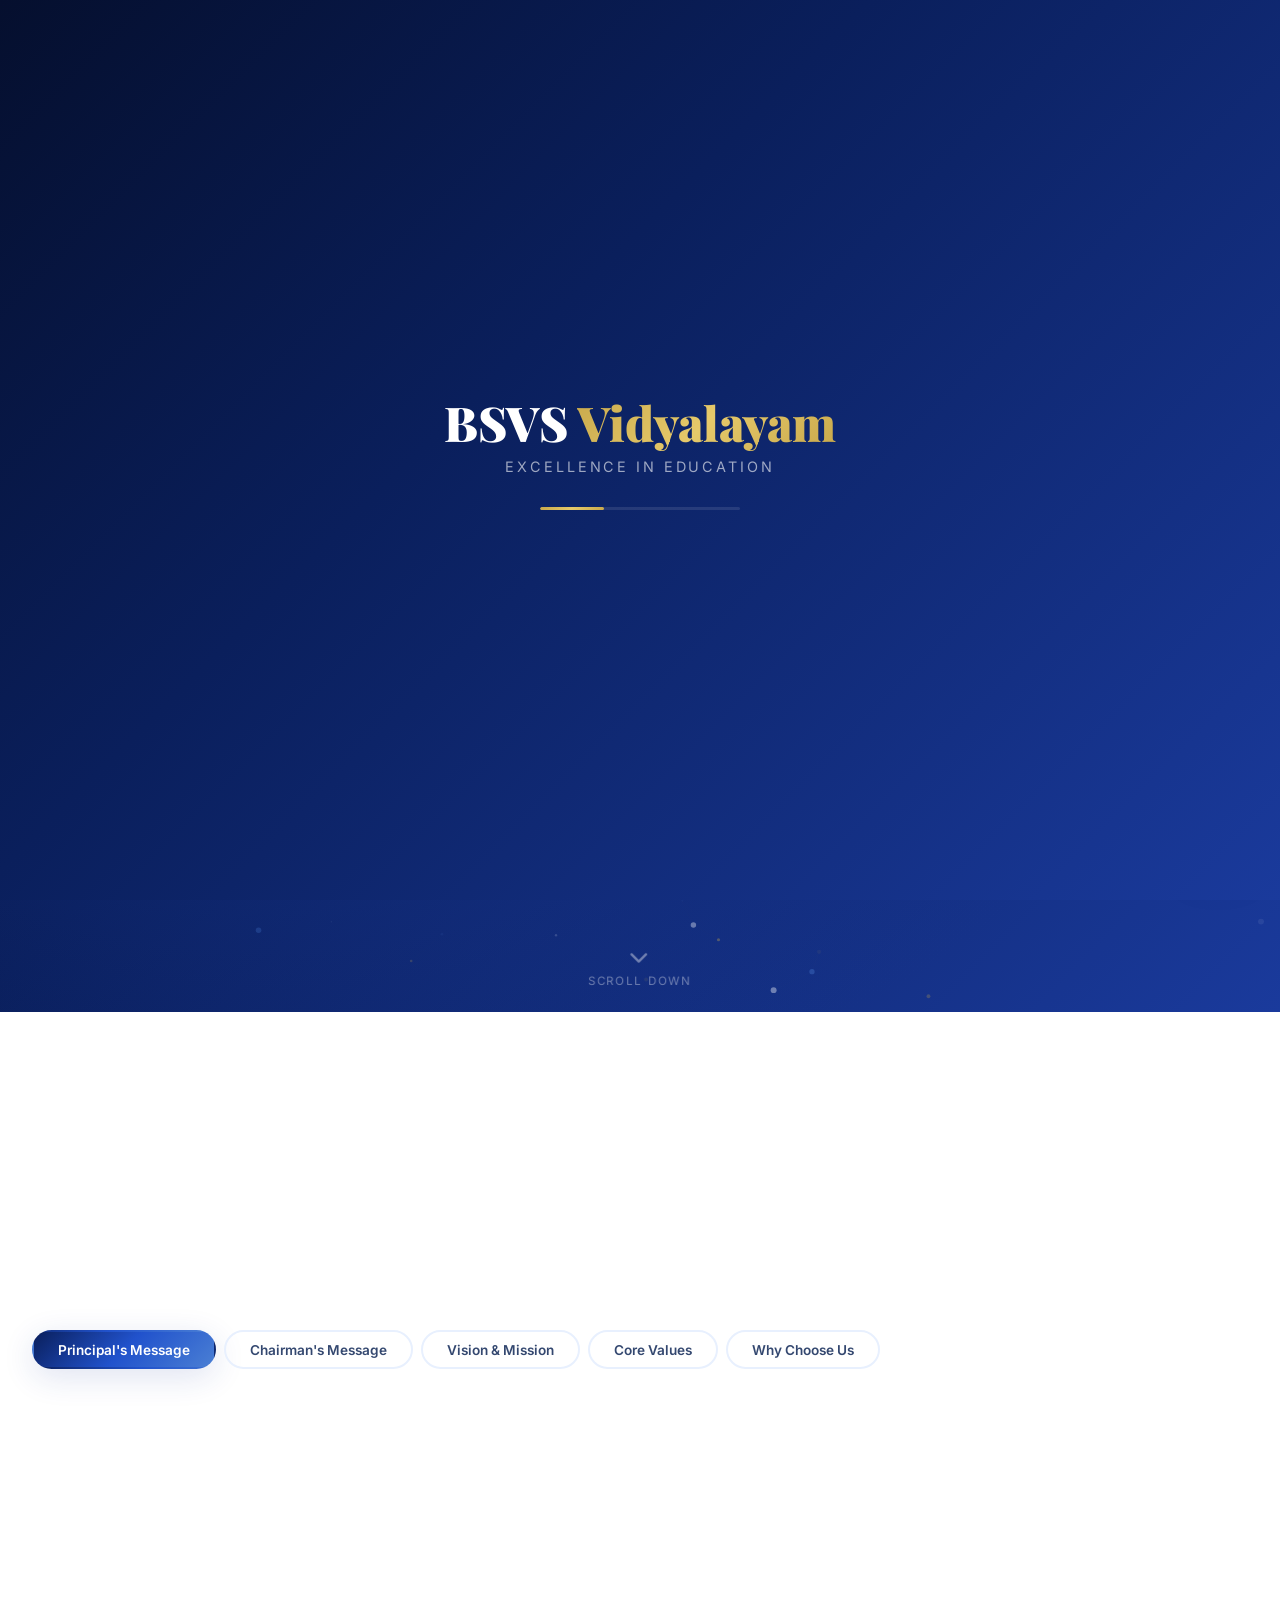
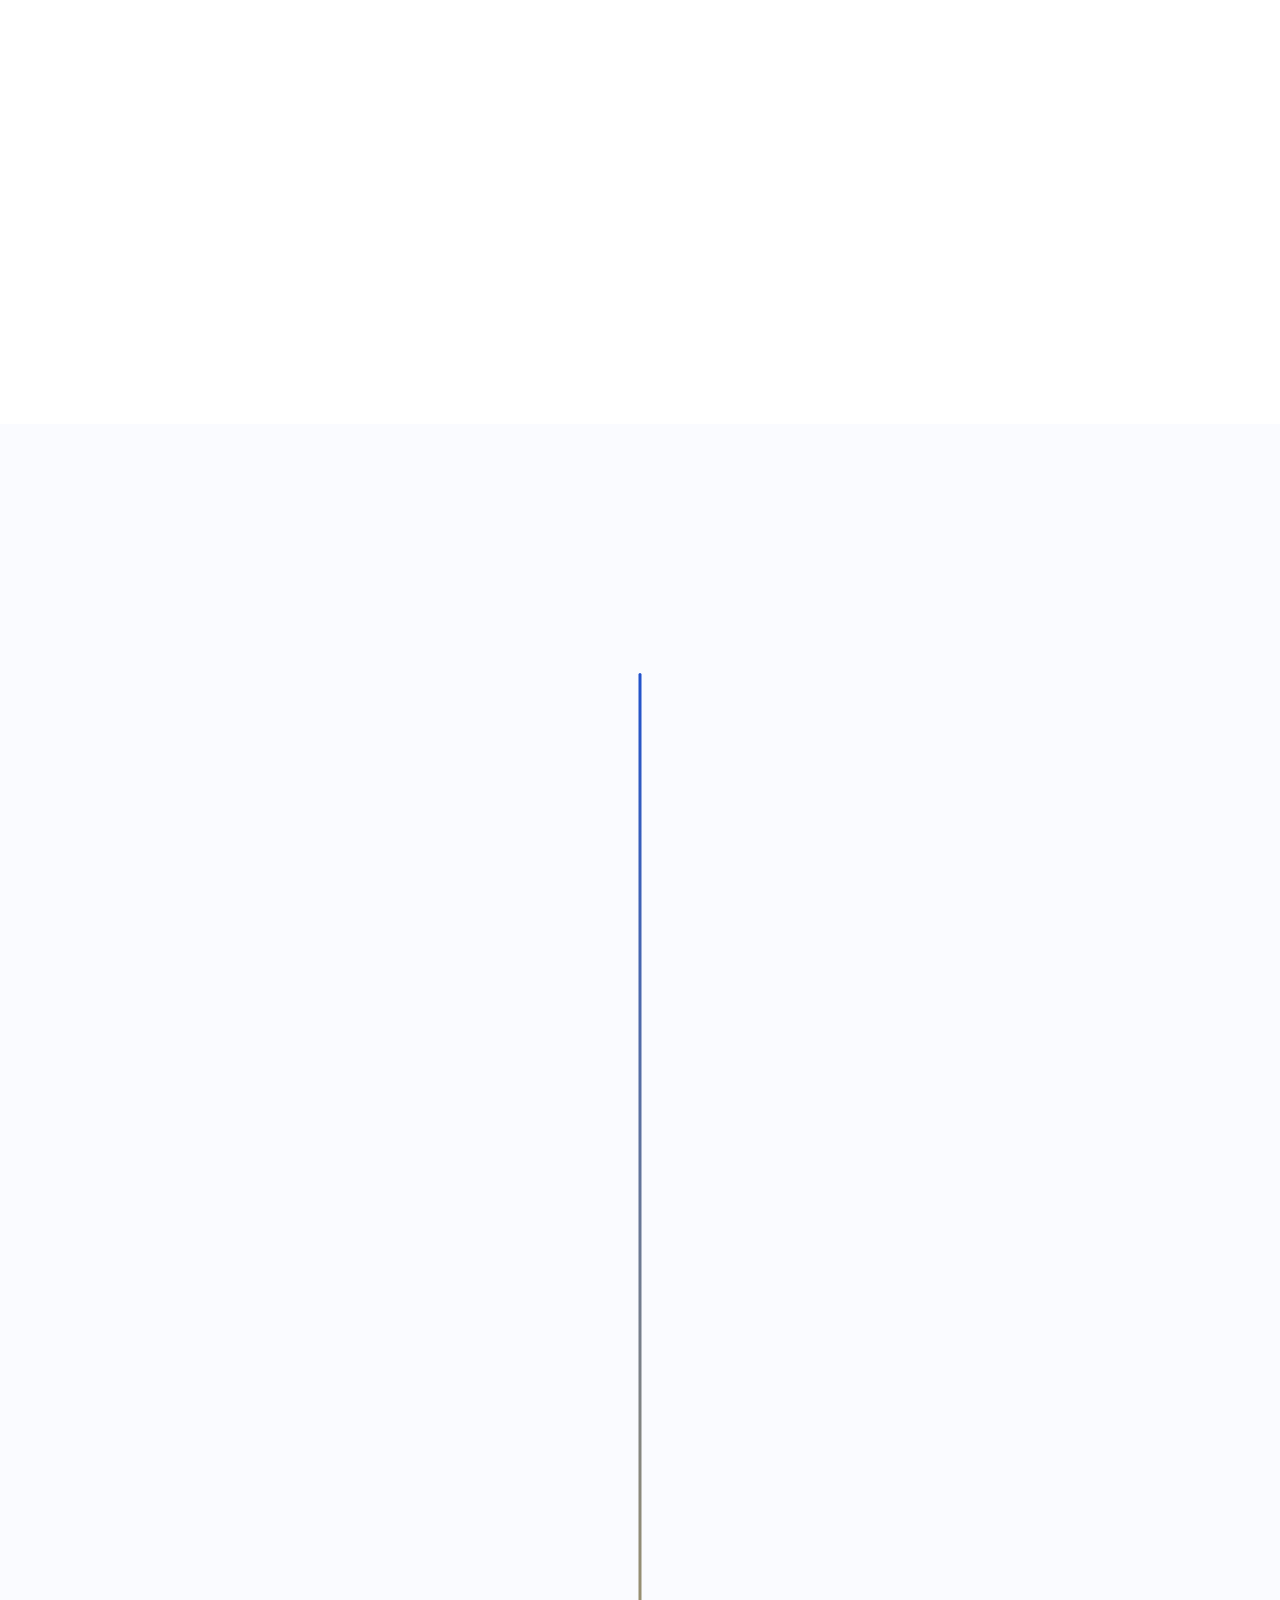
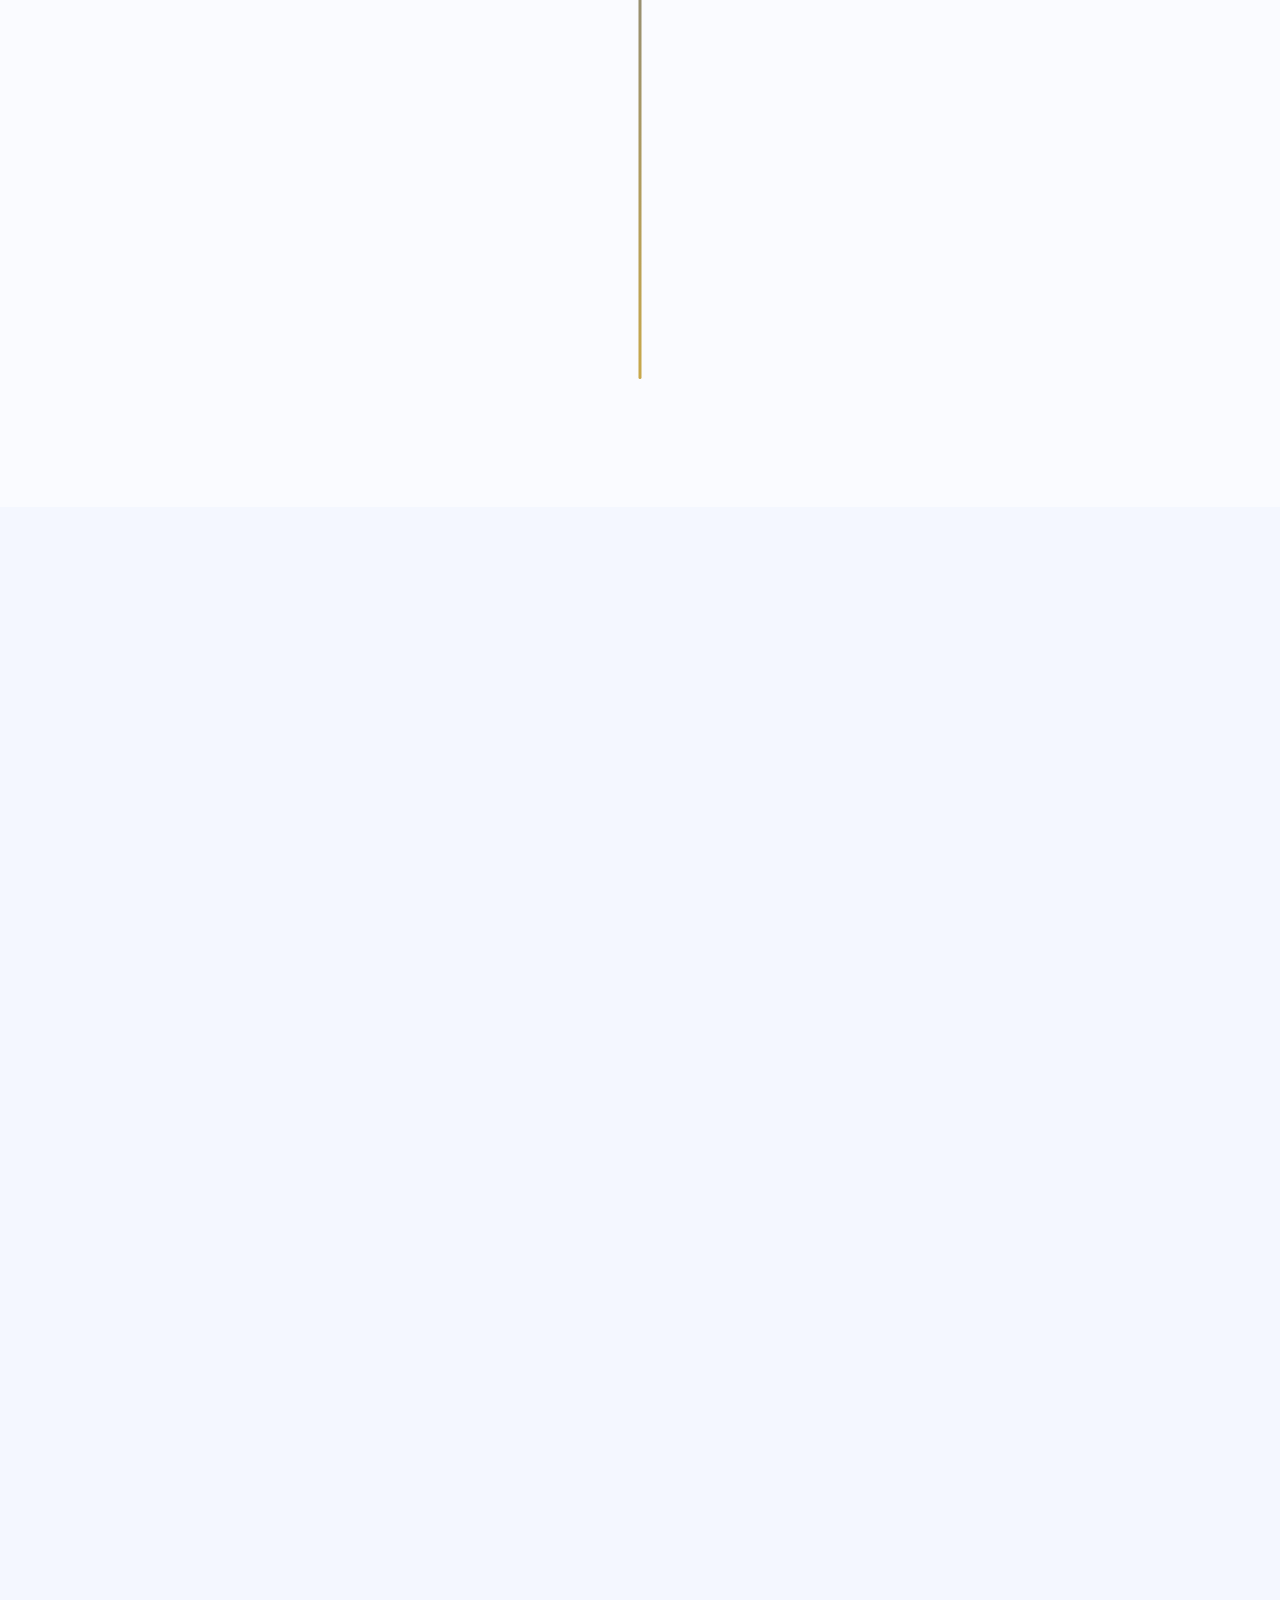
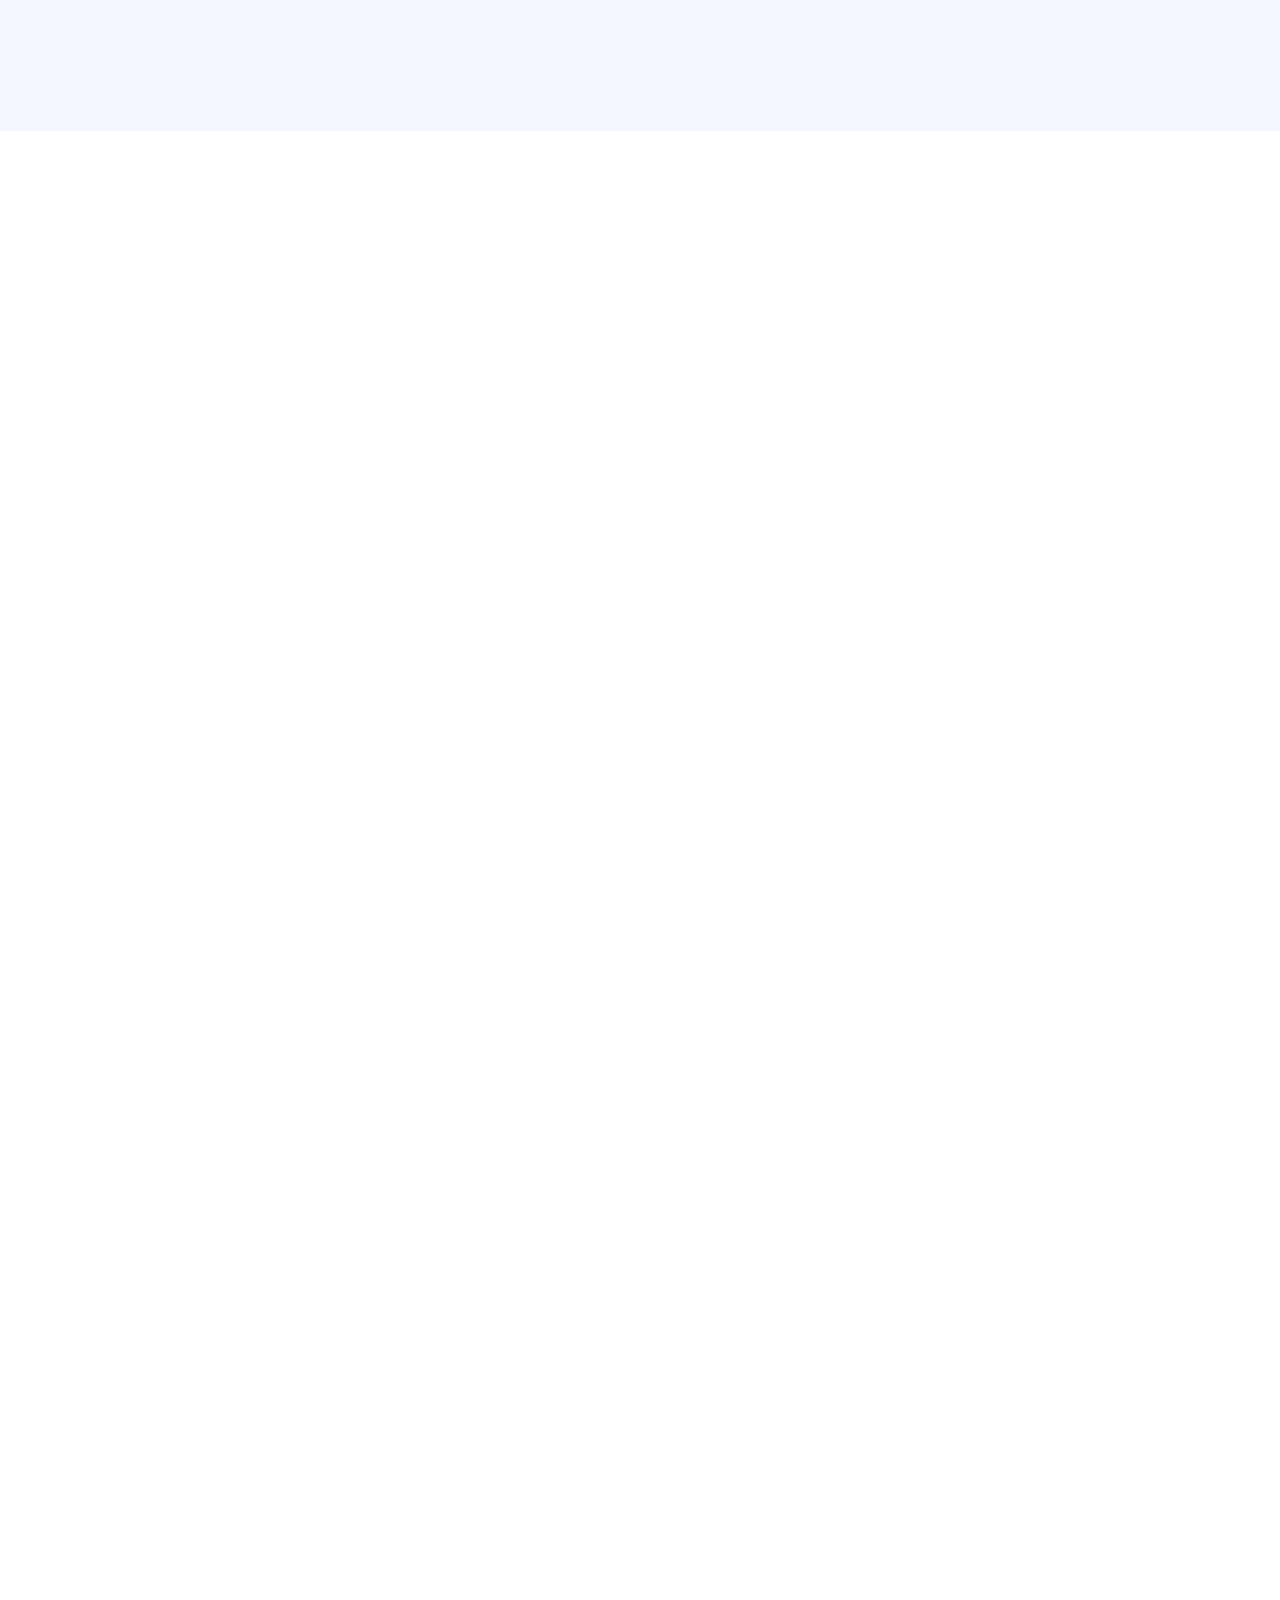
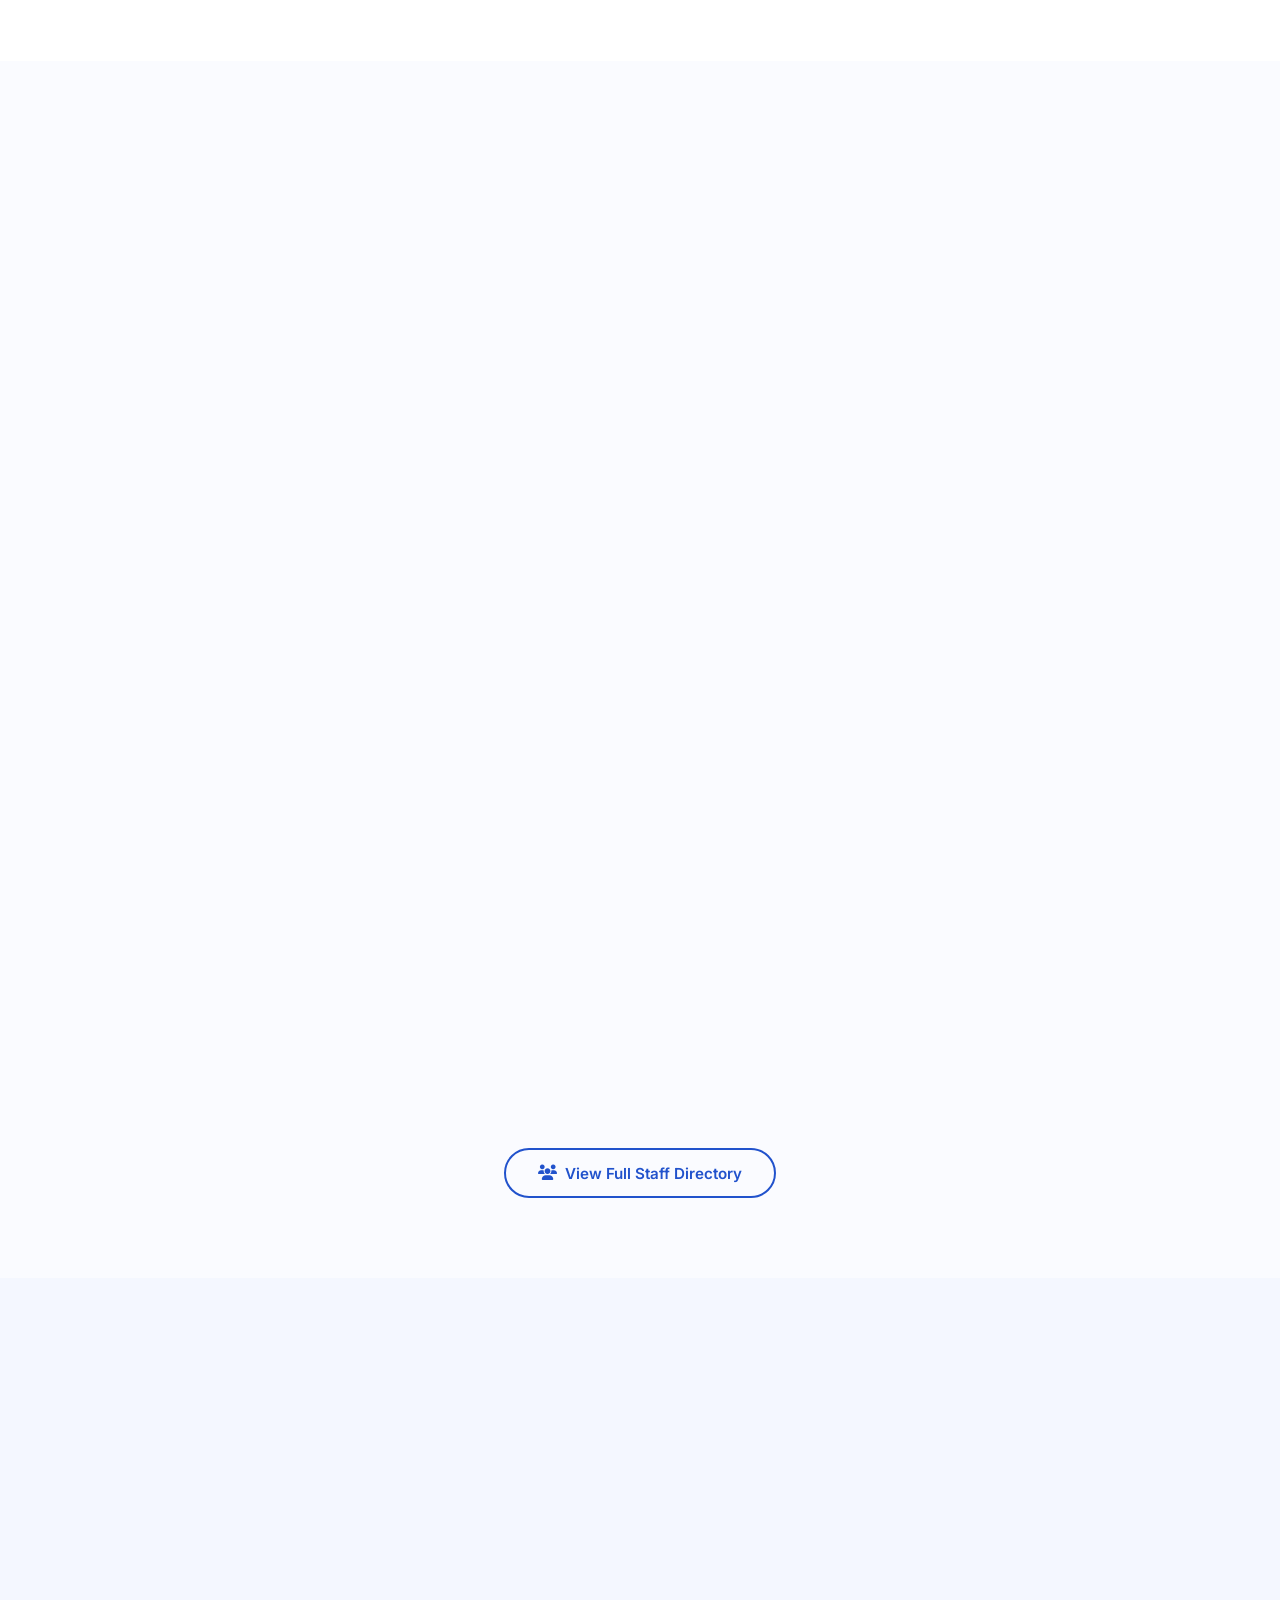
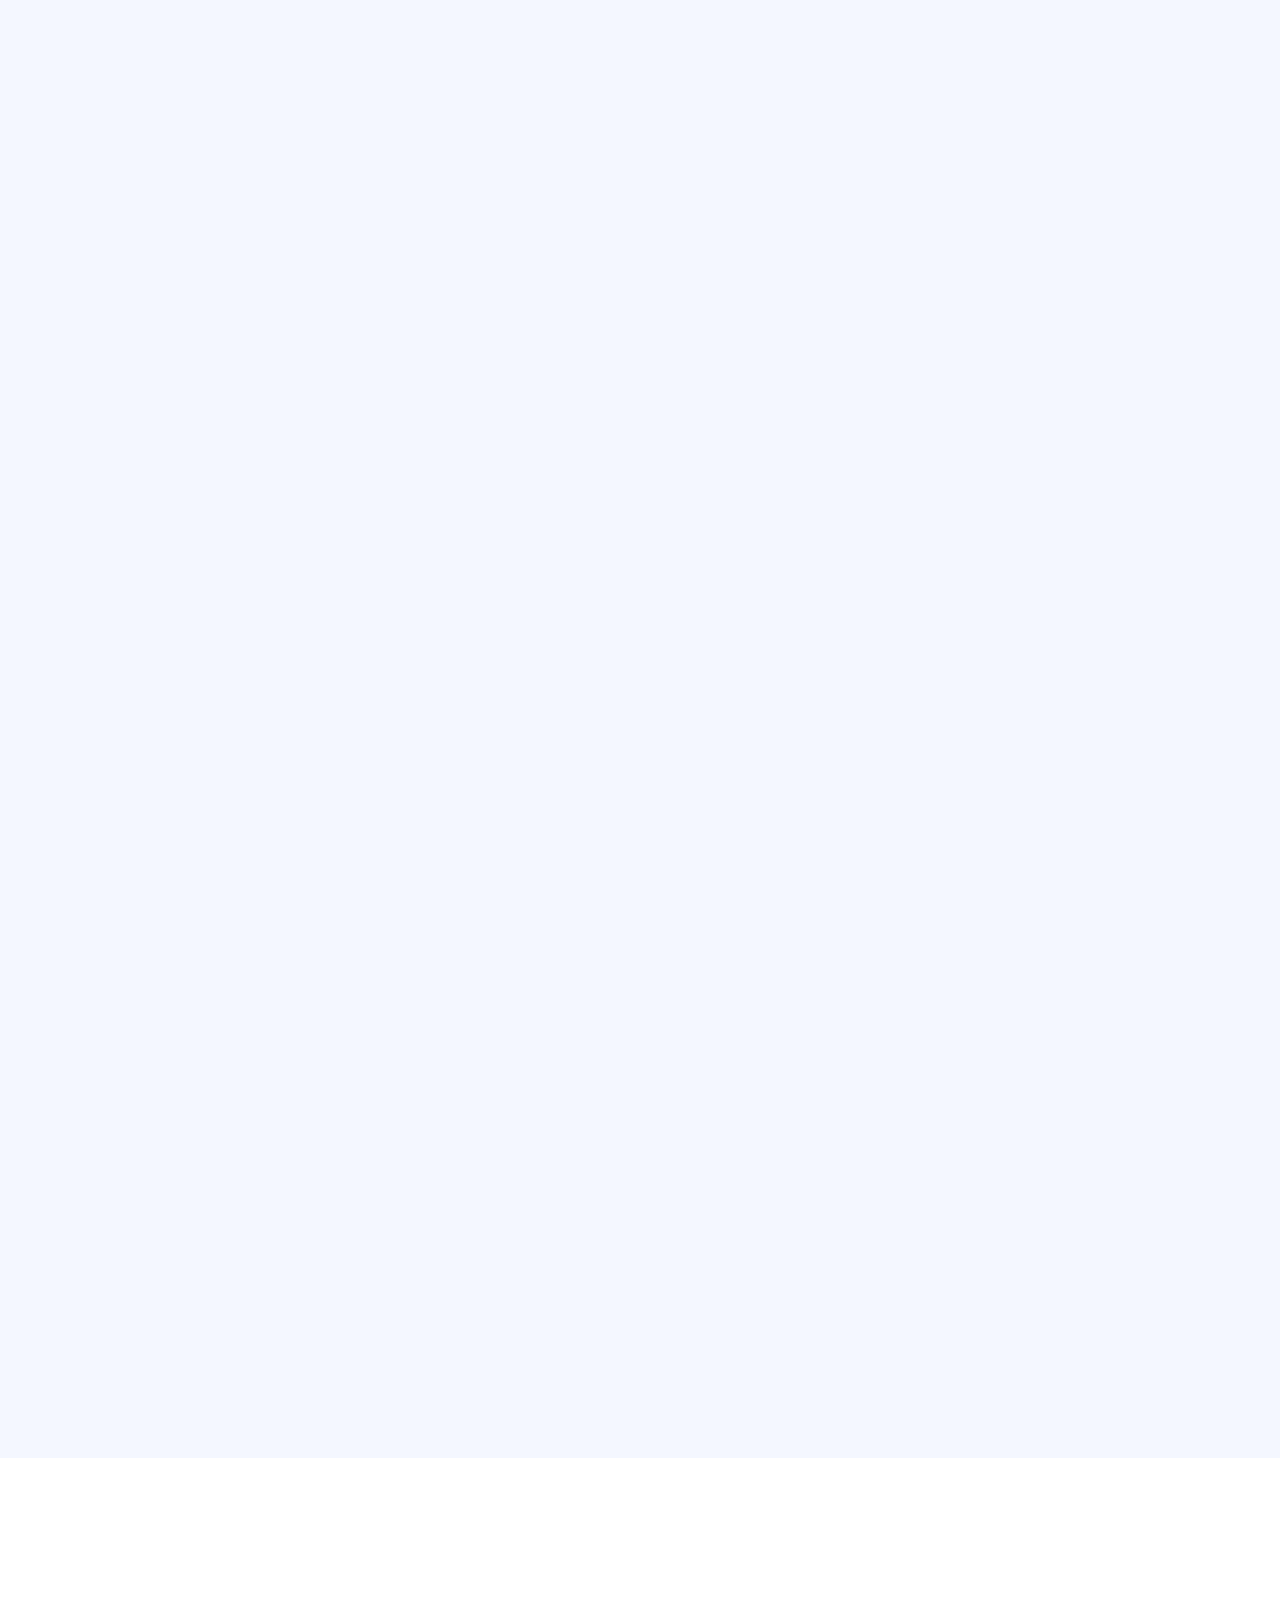
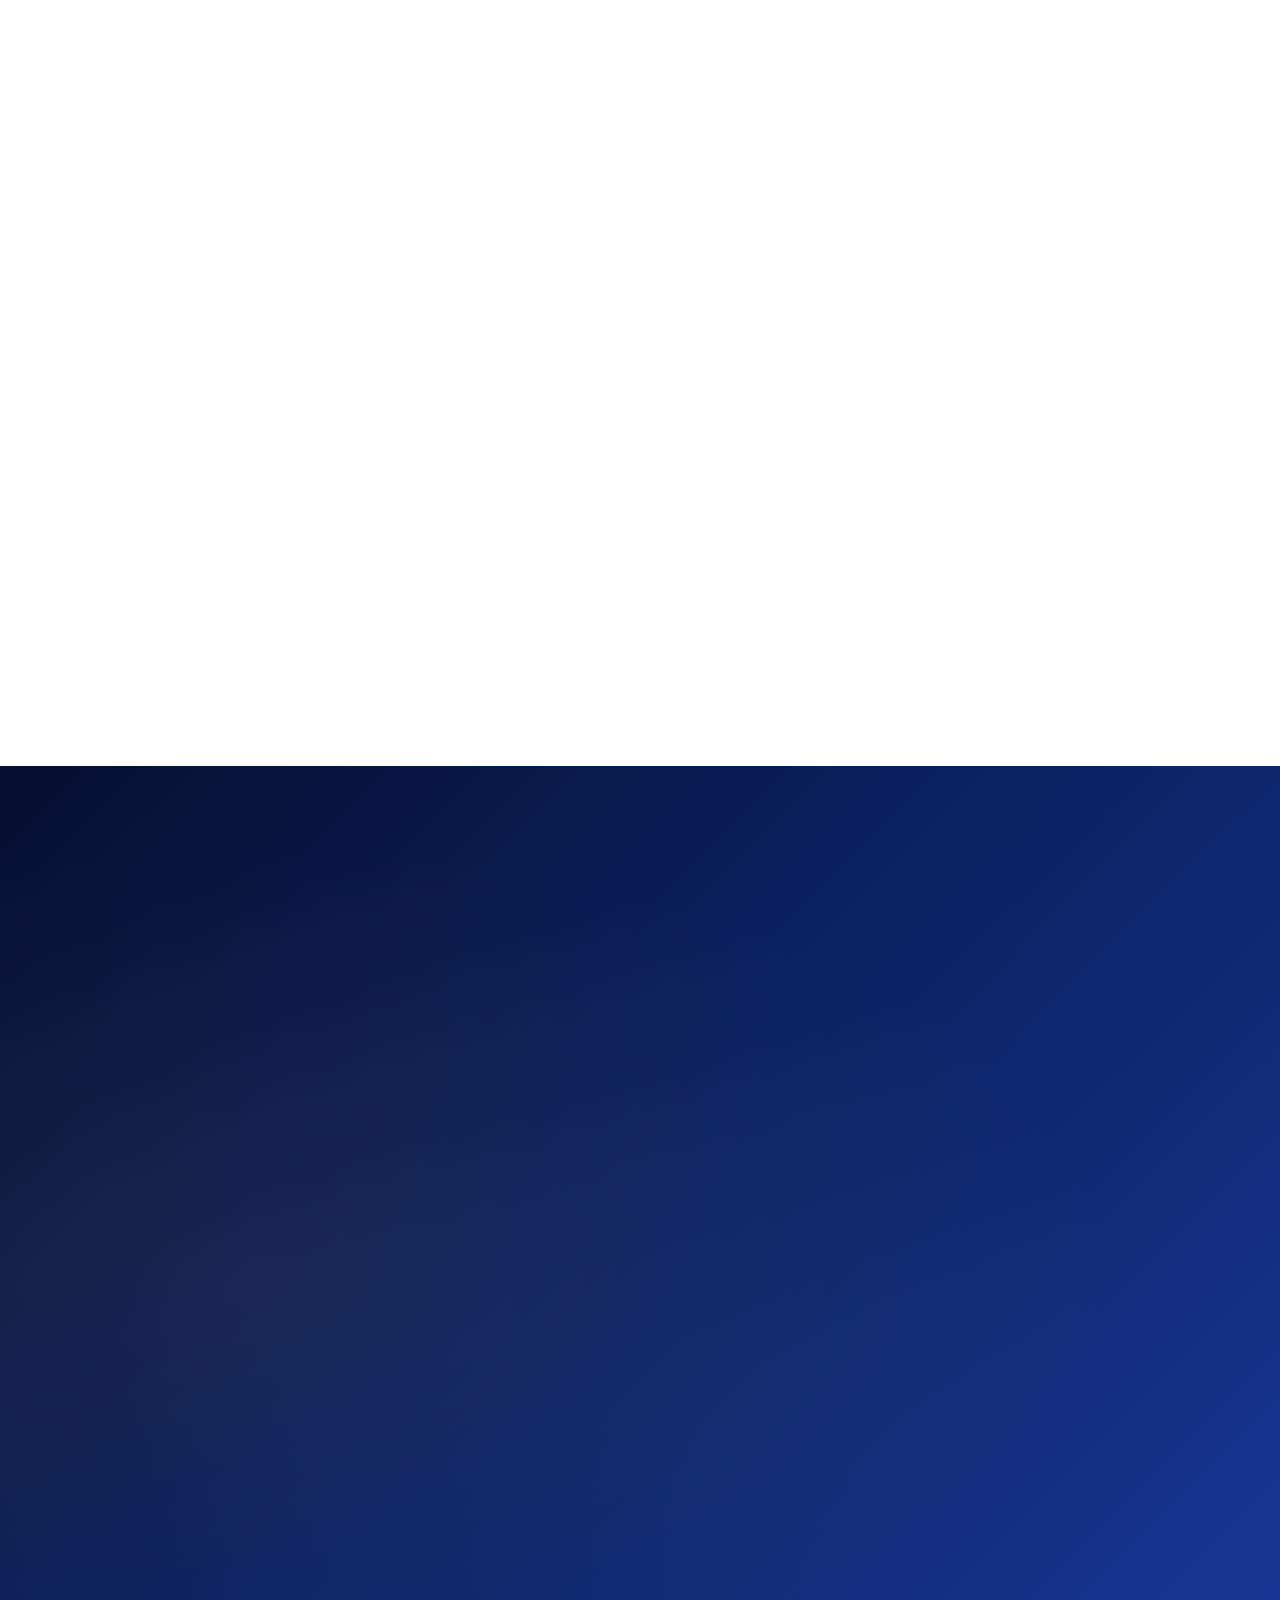
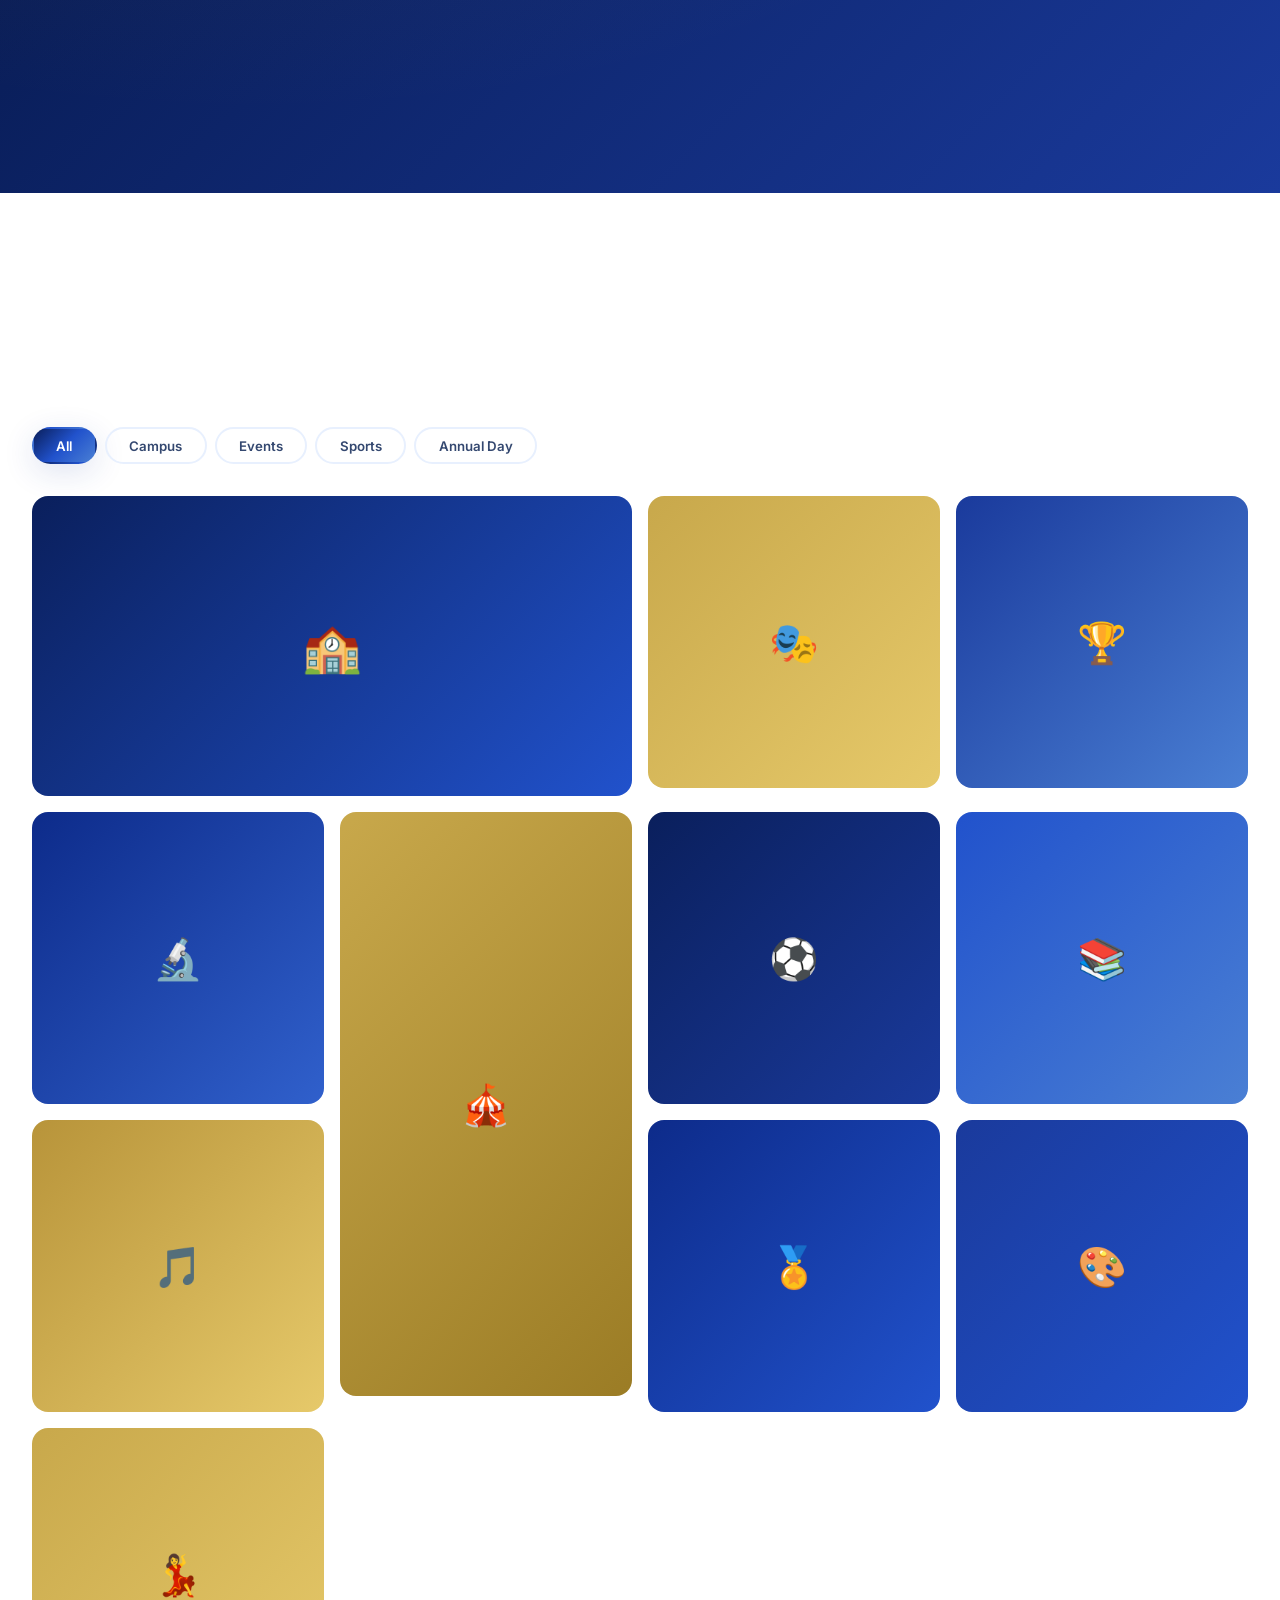
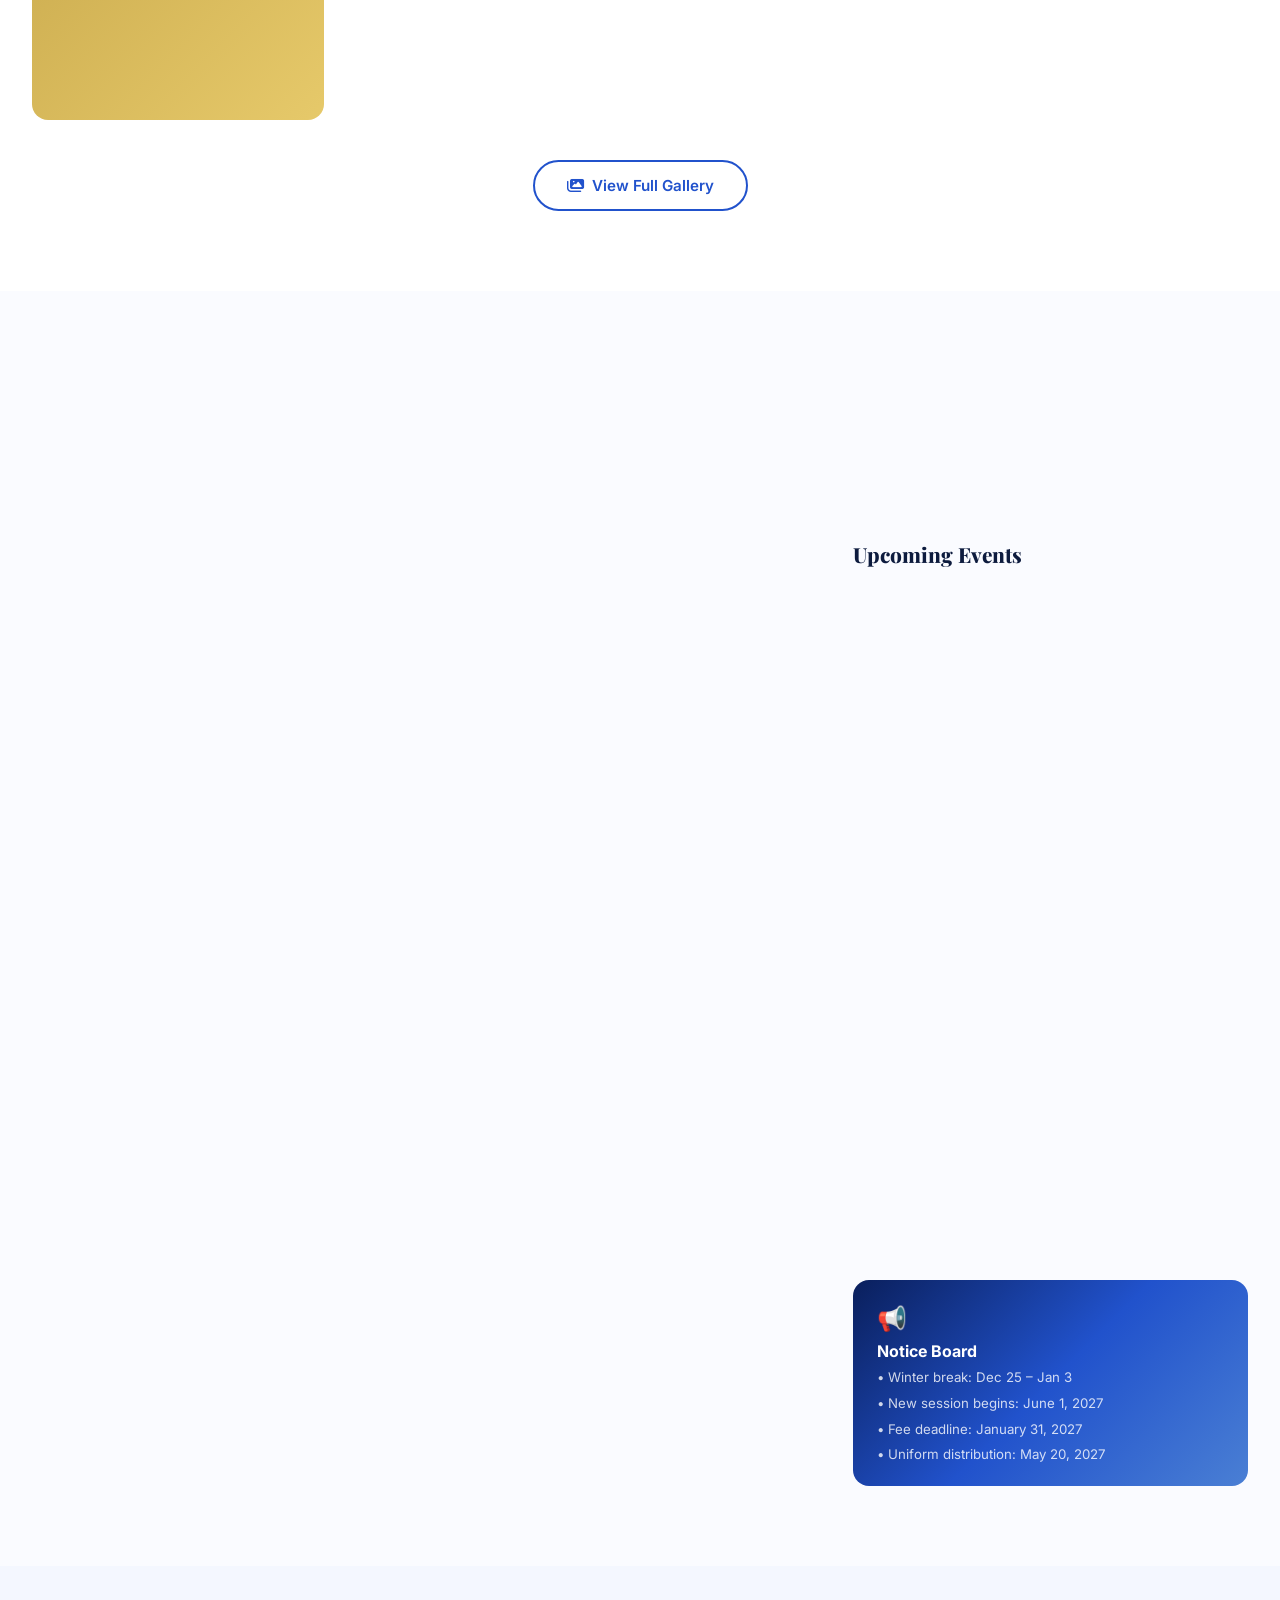
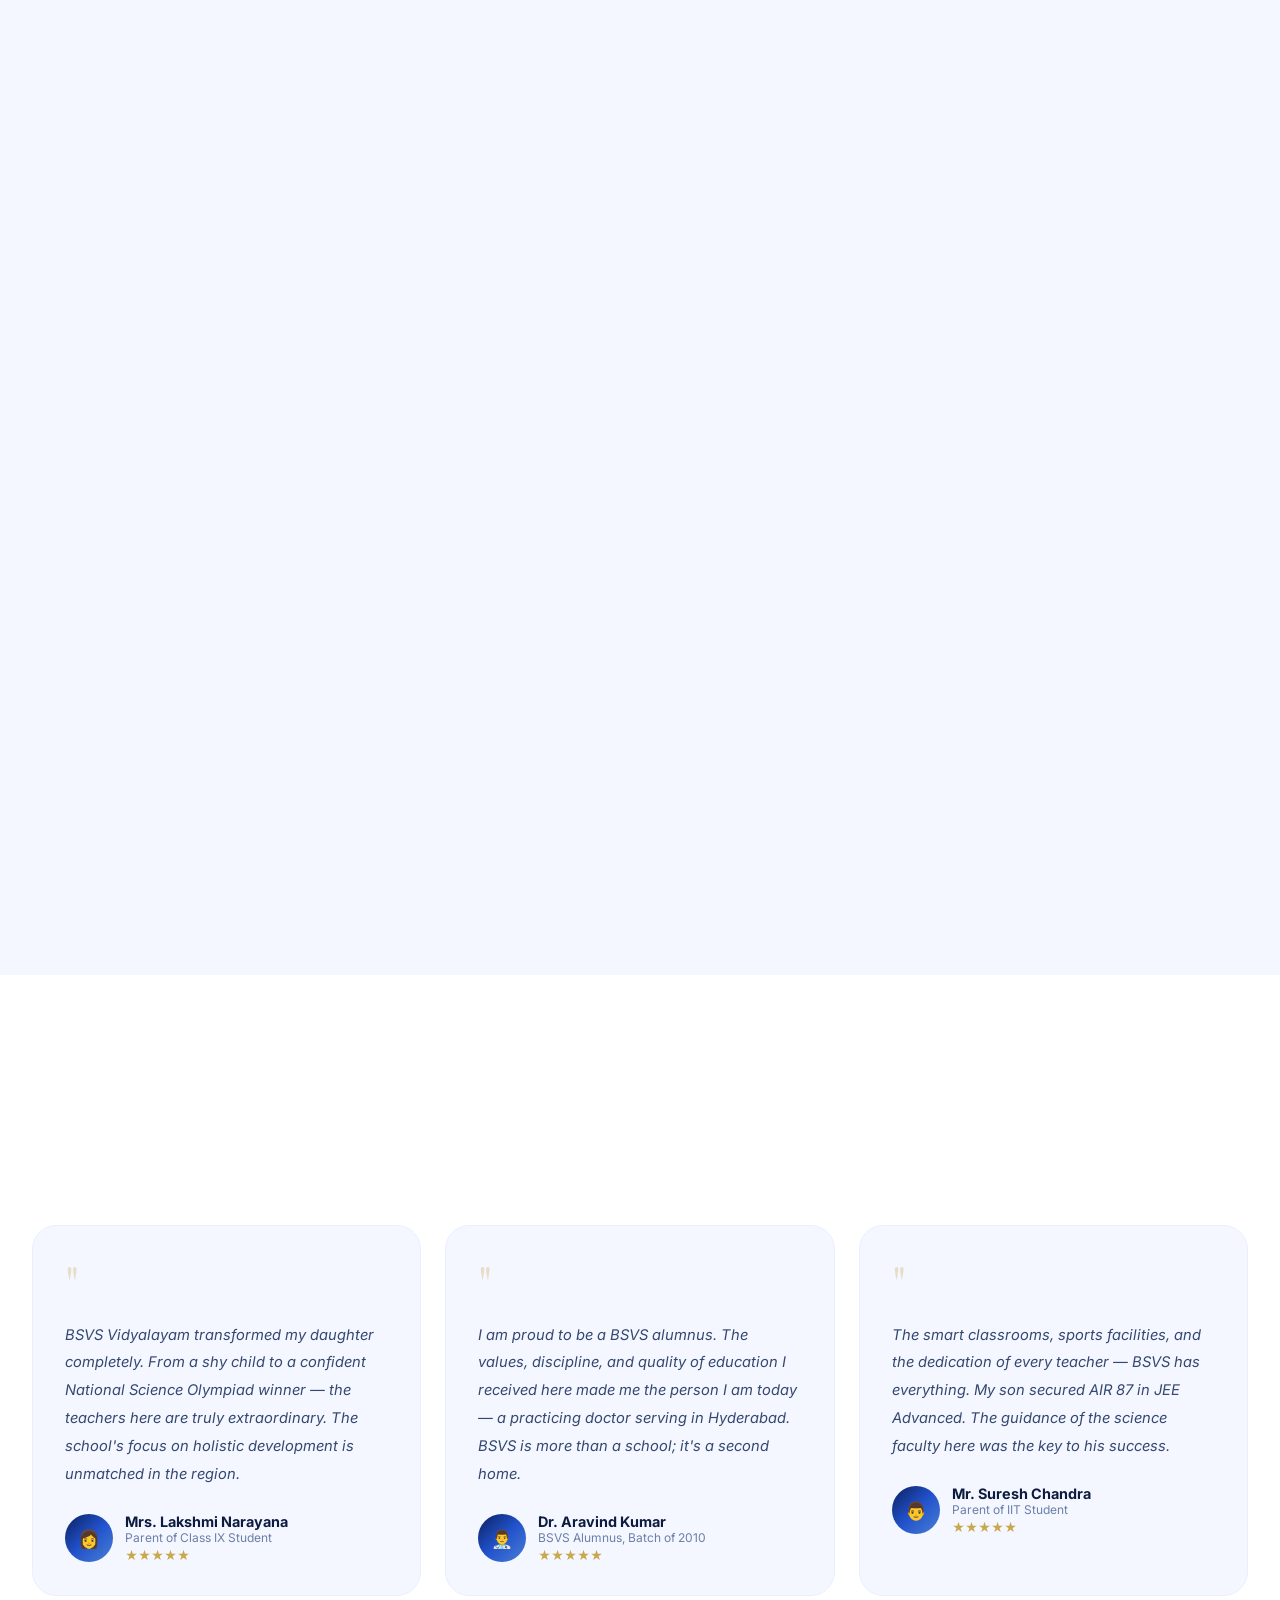
<file: index.html>
<!DOCTYPE html>
<html lang="en">
<head>
  <meta charset="UTF-8" />
  <meta http-equiv="refresh" content="0; url=bsvs_school.html" />
  <meta name="viewport" content="width=device-width, initial-scale=1.0" />
  <title>BSVS Vidyalayam Golagamudi</title>
  <style>
    * { margin:0; padding:0; box-sizing:border-box; }
    body {
      font-family: 'Segoe UI', sans-serif;
      background: linear-gradient(135deg, #050f2e 0%, #0a1f5c 40%, #1a3a9c 100%);
      min-height: 100vh;
      display: flex;
      align-items: center;
      justify-content: center;
      color: white;
    }
    .box {
      text-align: center;
      padding: 3rem;
    }
    .logo {
      font-size: 3rem;
      font-weight: 900;
      letter-spacing: 0.05em;
      margin-bottom: 0.5rem;
    }
    .logo span {
      background: linear-gradient(135deg, #c8a84b, #e6c96a);
      -webkit-background-clip: text;
      -webkit-text-fill-color: transparent;
      background-clip: text;
    }
    p {
      color: rgba(255,255,255,0.6);
      margin-bottom: 2rem;
      font-size: 1rem;
    }
    a {
      display: inline-block;
      background: linear-gradient(135deg, #c8a84b, #e6c96a);
      color: #0a1f5c;
      font-weight: 800;
      padding: 1rem 2.5rem;
      border-radius: 50px;
      text-decoration: none;
      font-size: 1rem;
    }
    .spinner {
      width: 40px; height: 40px;
      border: 3px solid rgba(200,168,75,0.2);
      border-top-color: #c8a84b;
      border-radius: 50%;
      animation: spin 0.8s linear infinite;
      margin: 0 auto 1.5rem;
    }
    @keyframes spin { to { transform: rotate(360deg); } }
  </style>
</head>
<body>
  <div class="box">
    <div class="spinner"></div>
    <div class="logo">BSVS <span>Vidyalayam</span></div>
    <p>Golagamudi, Anikepalle Mandal, Nellore · AP – 524321</p>
    <p style="font-size:0.85rem;margin-bottom:1.5rem;">Redirecting to school website...</p>
    <a href="bsvs_school.html">Open Website →</a>
  </div>
  <script>
    setTimeout(() => { window.location.href = 'bsvs_school.html'; }, 800);
  </script>
</body>
</html>
</file>
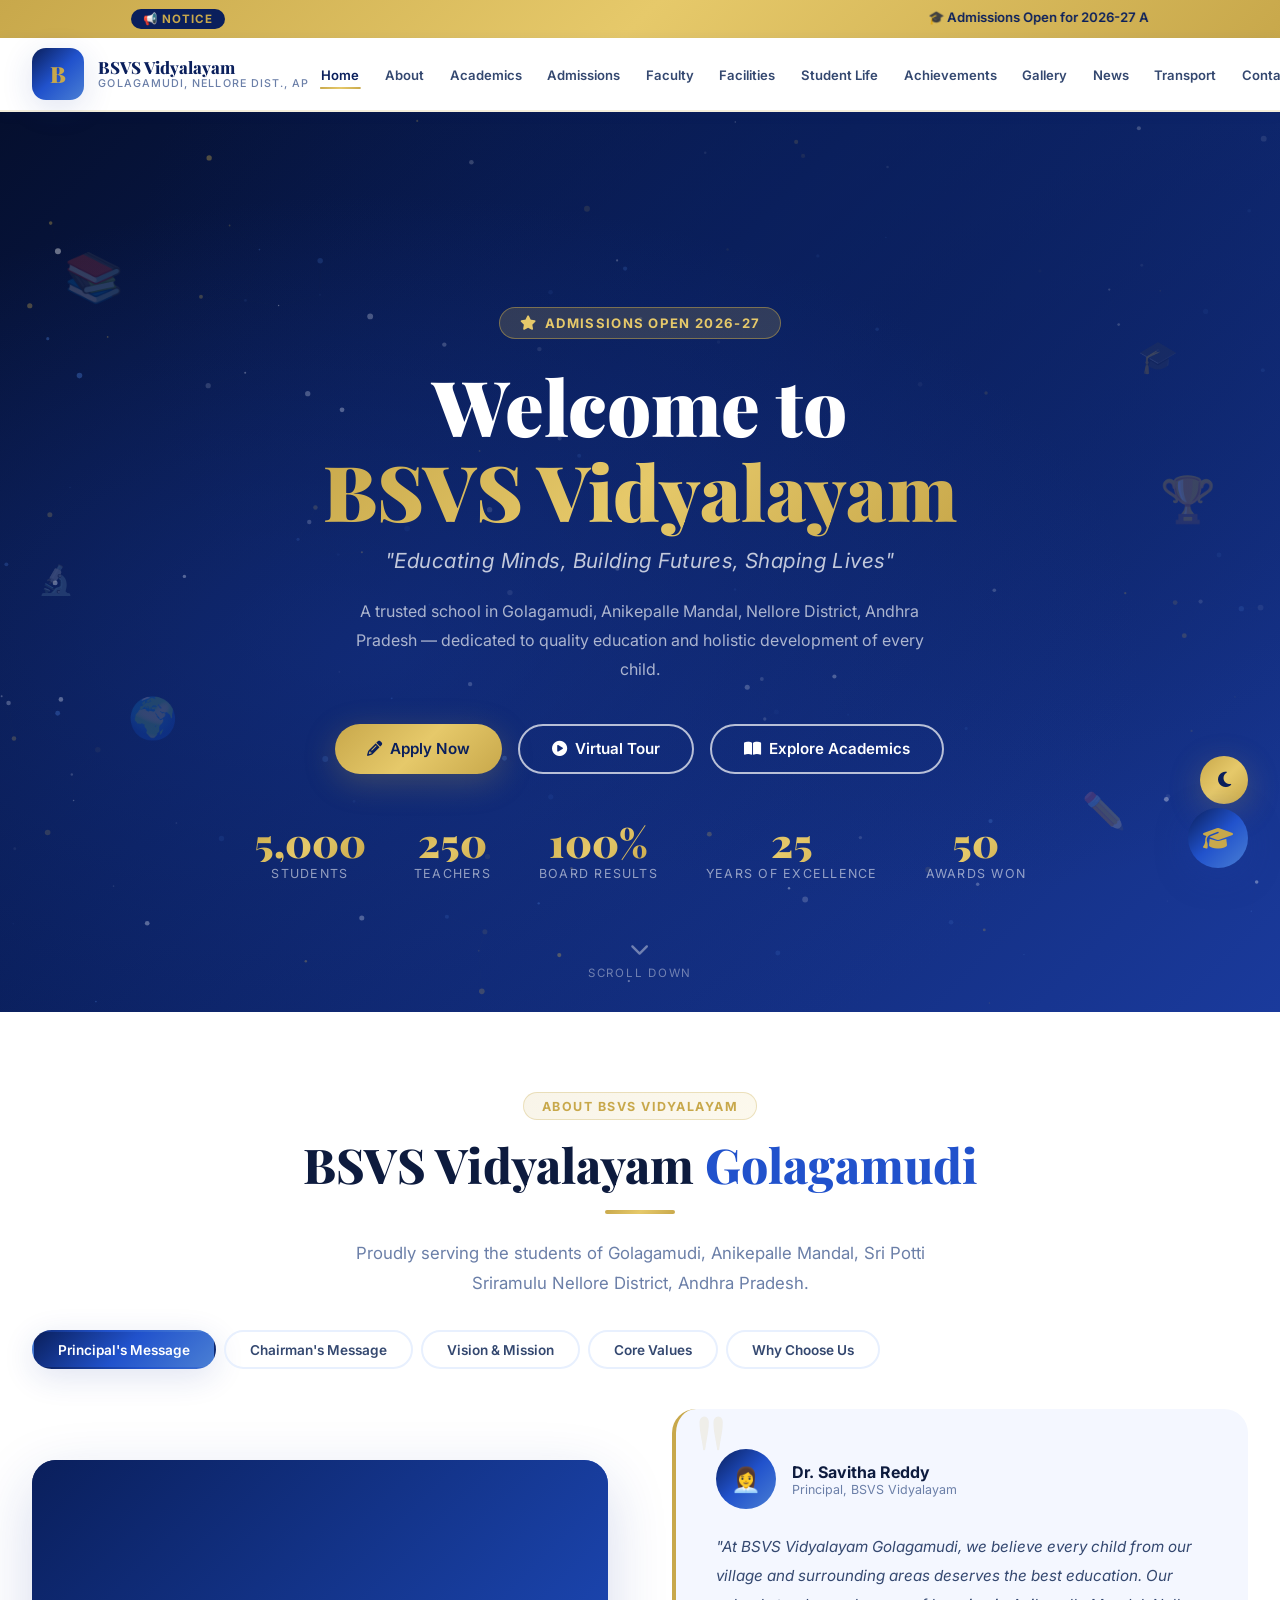
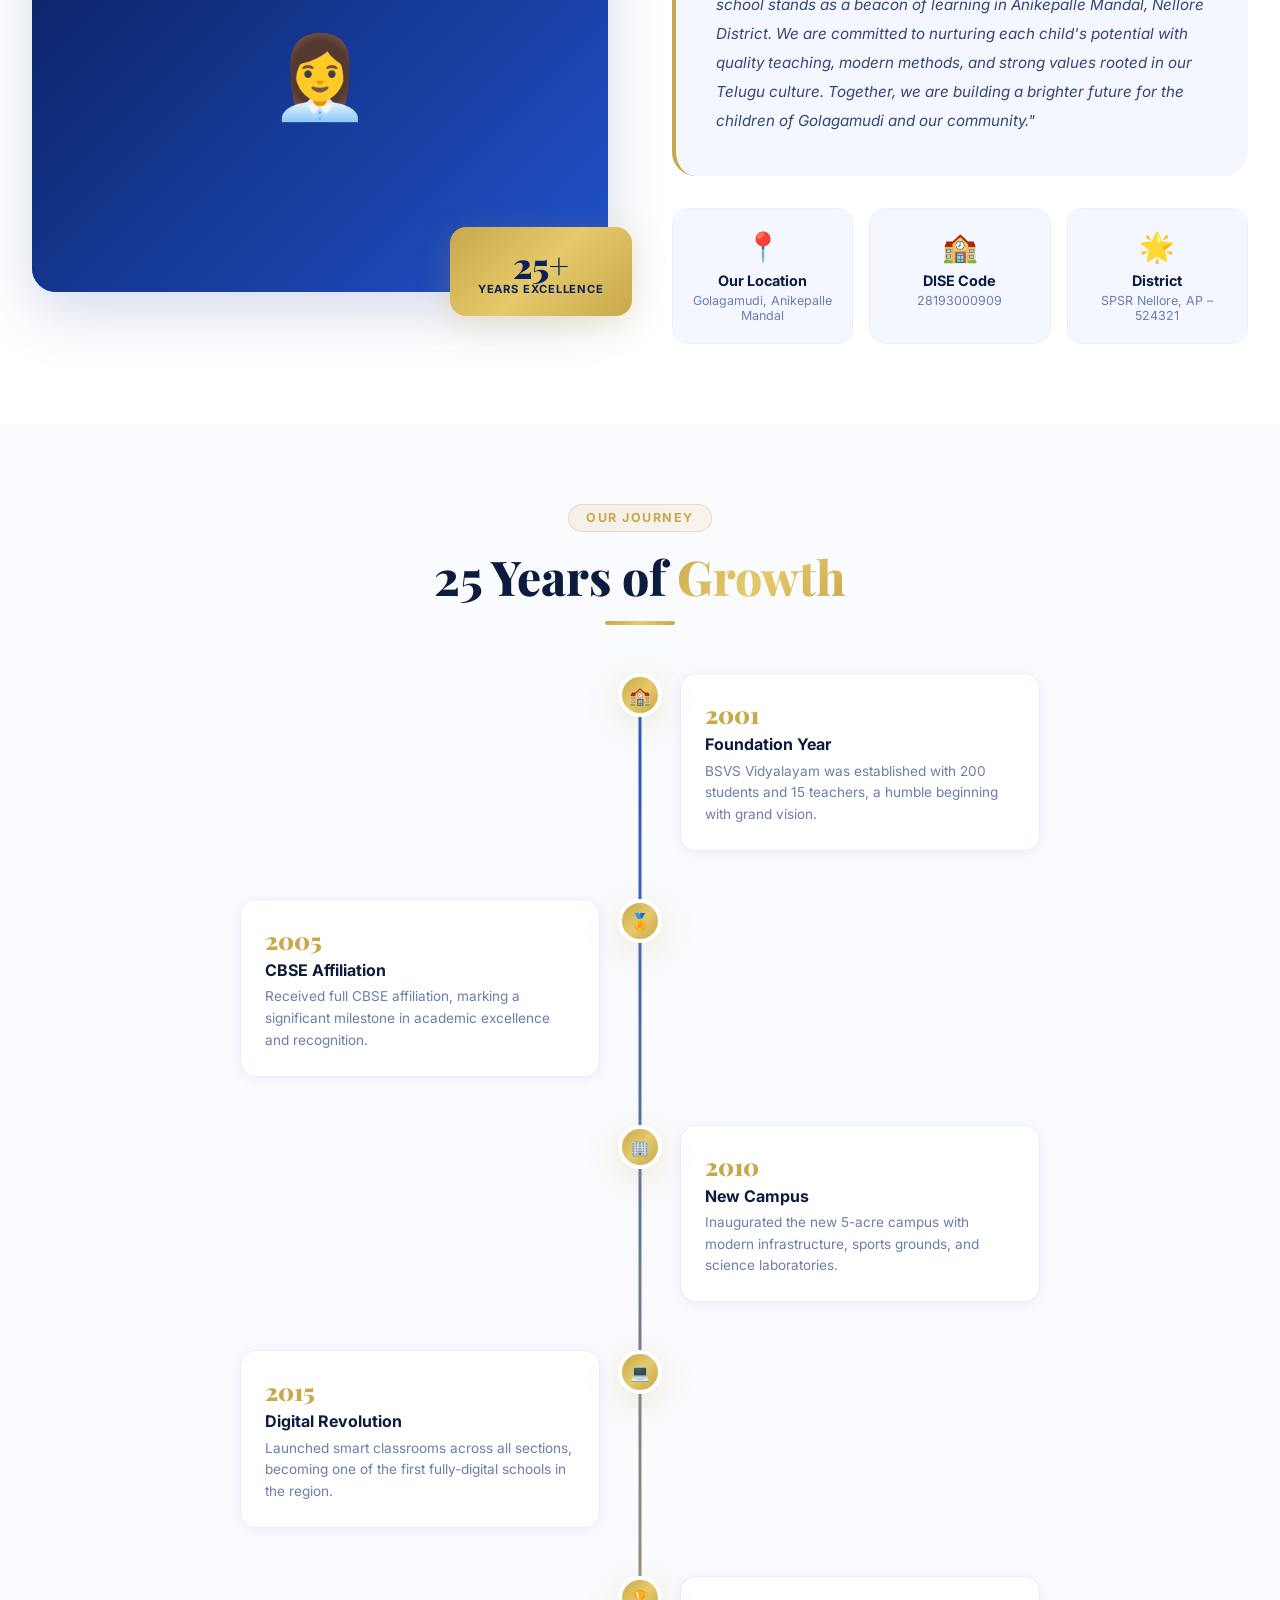
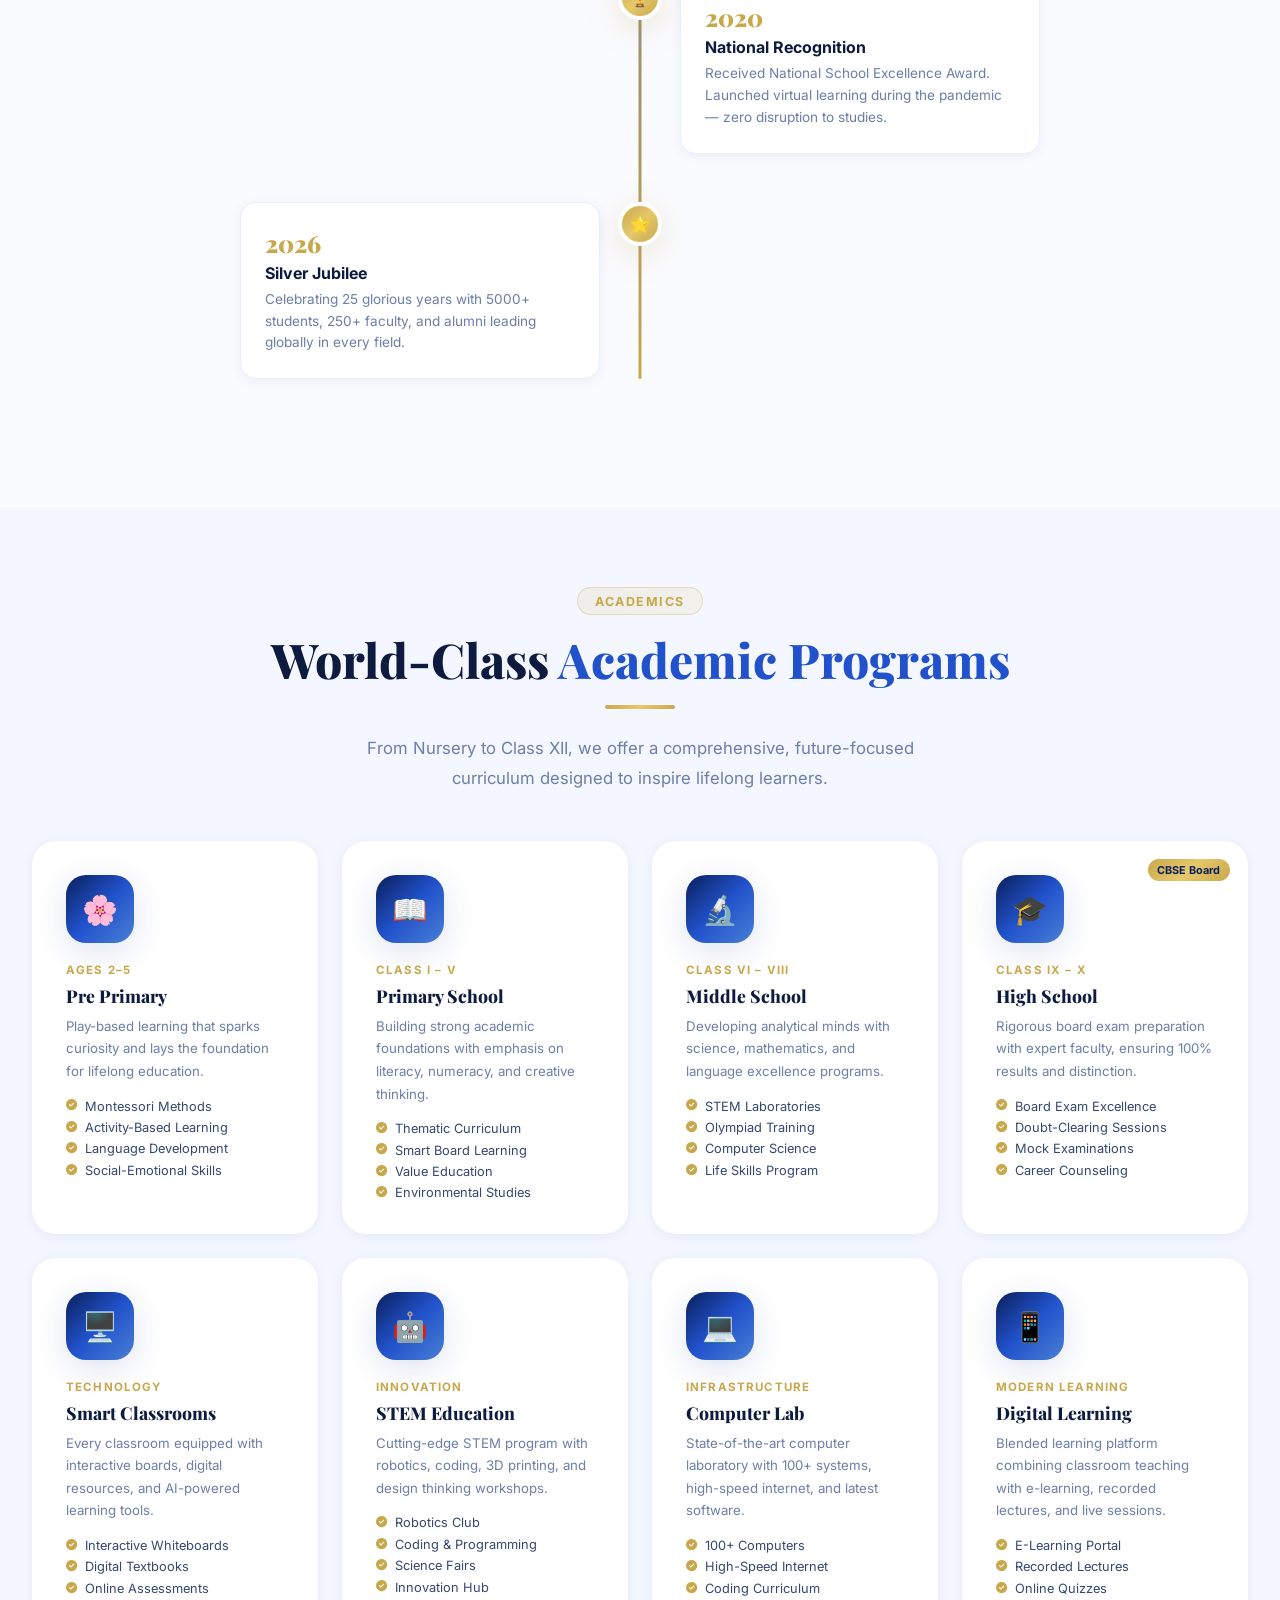
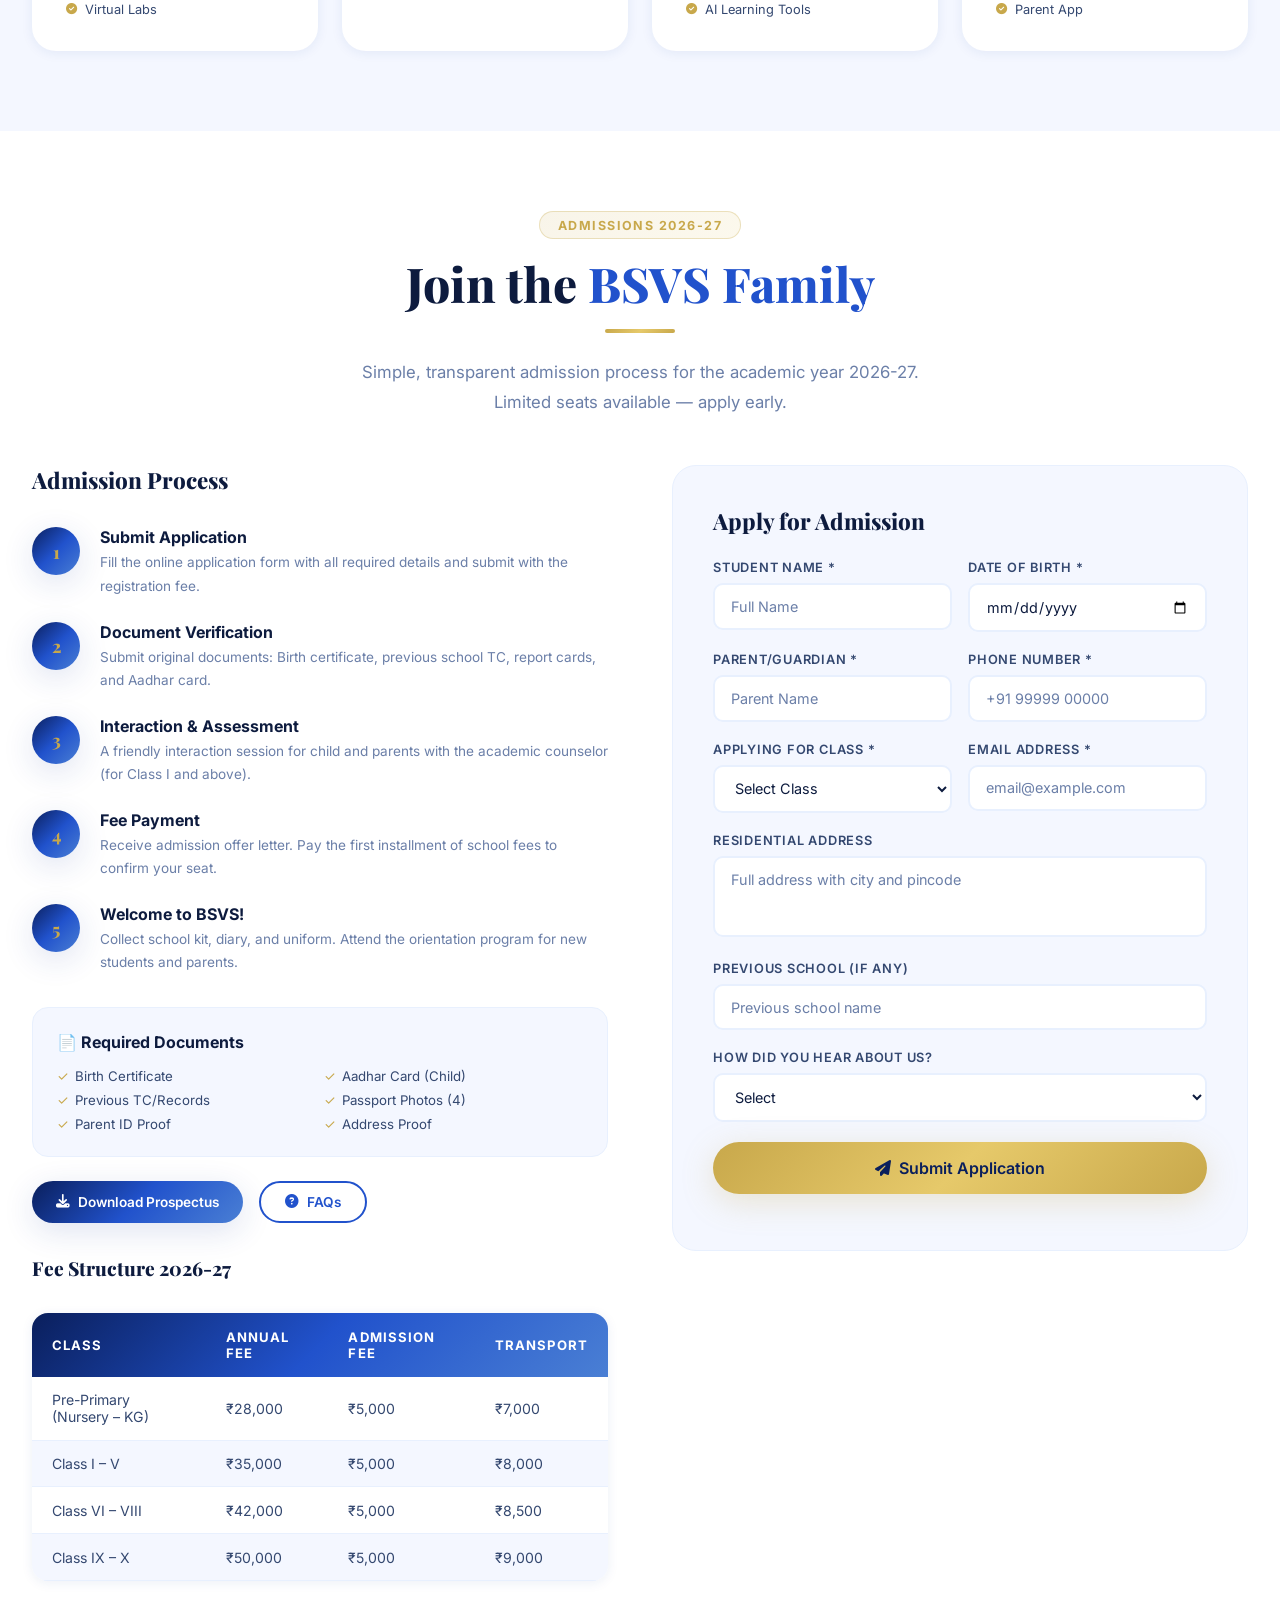
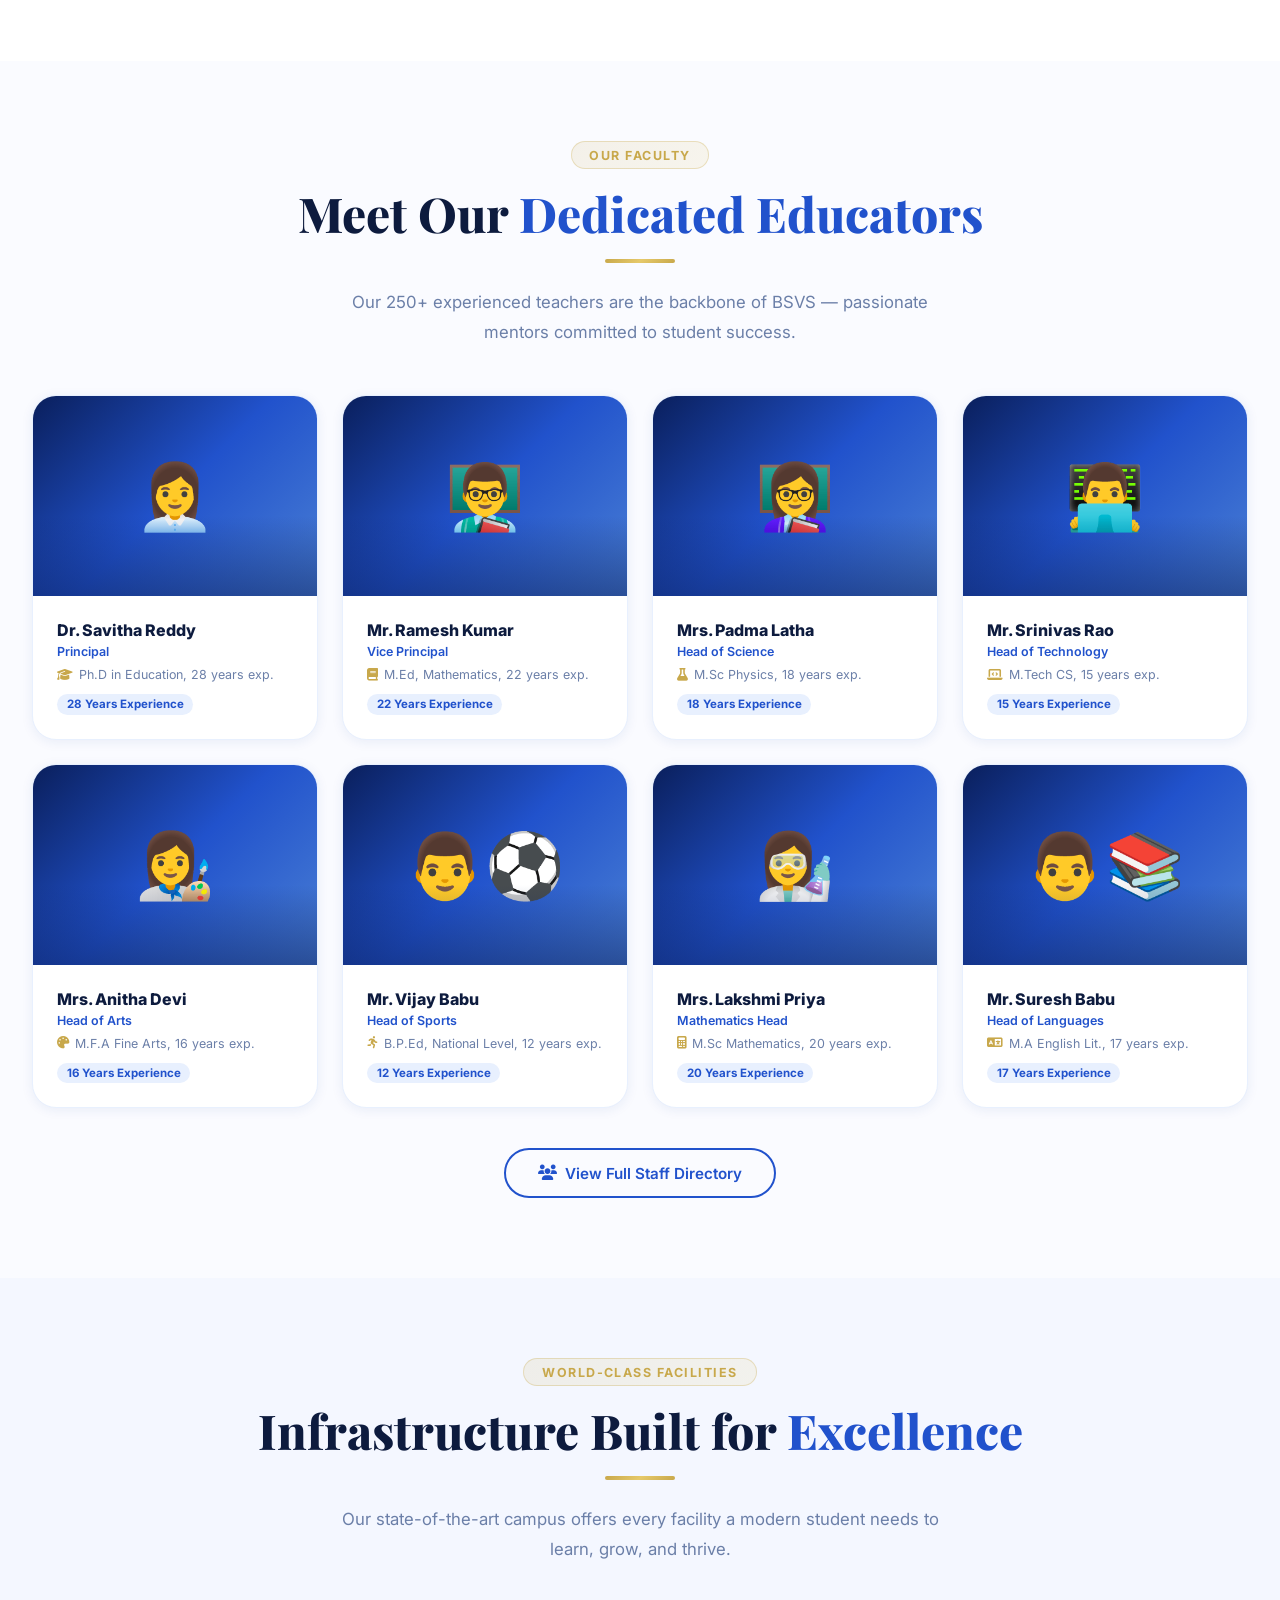
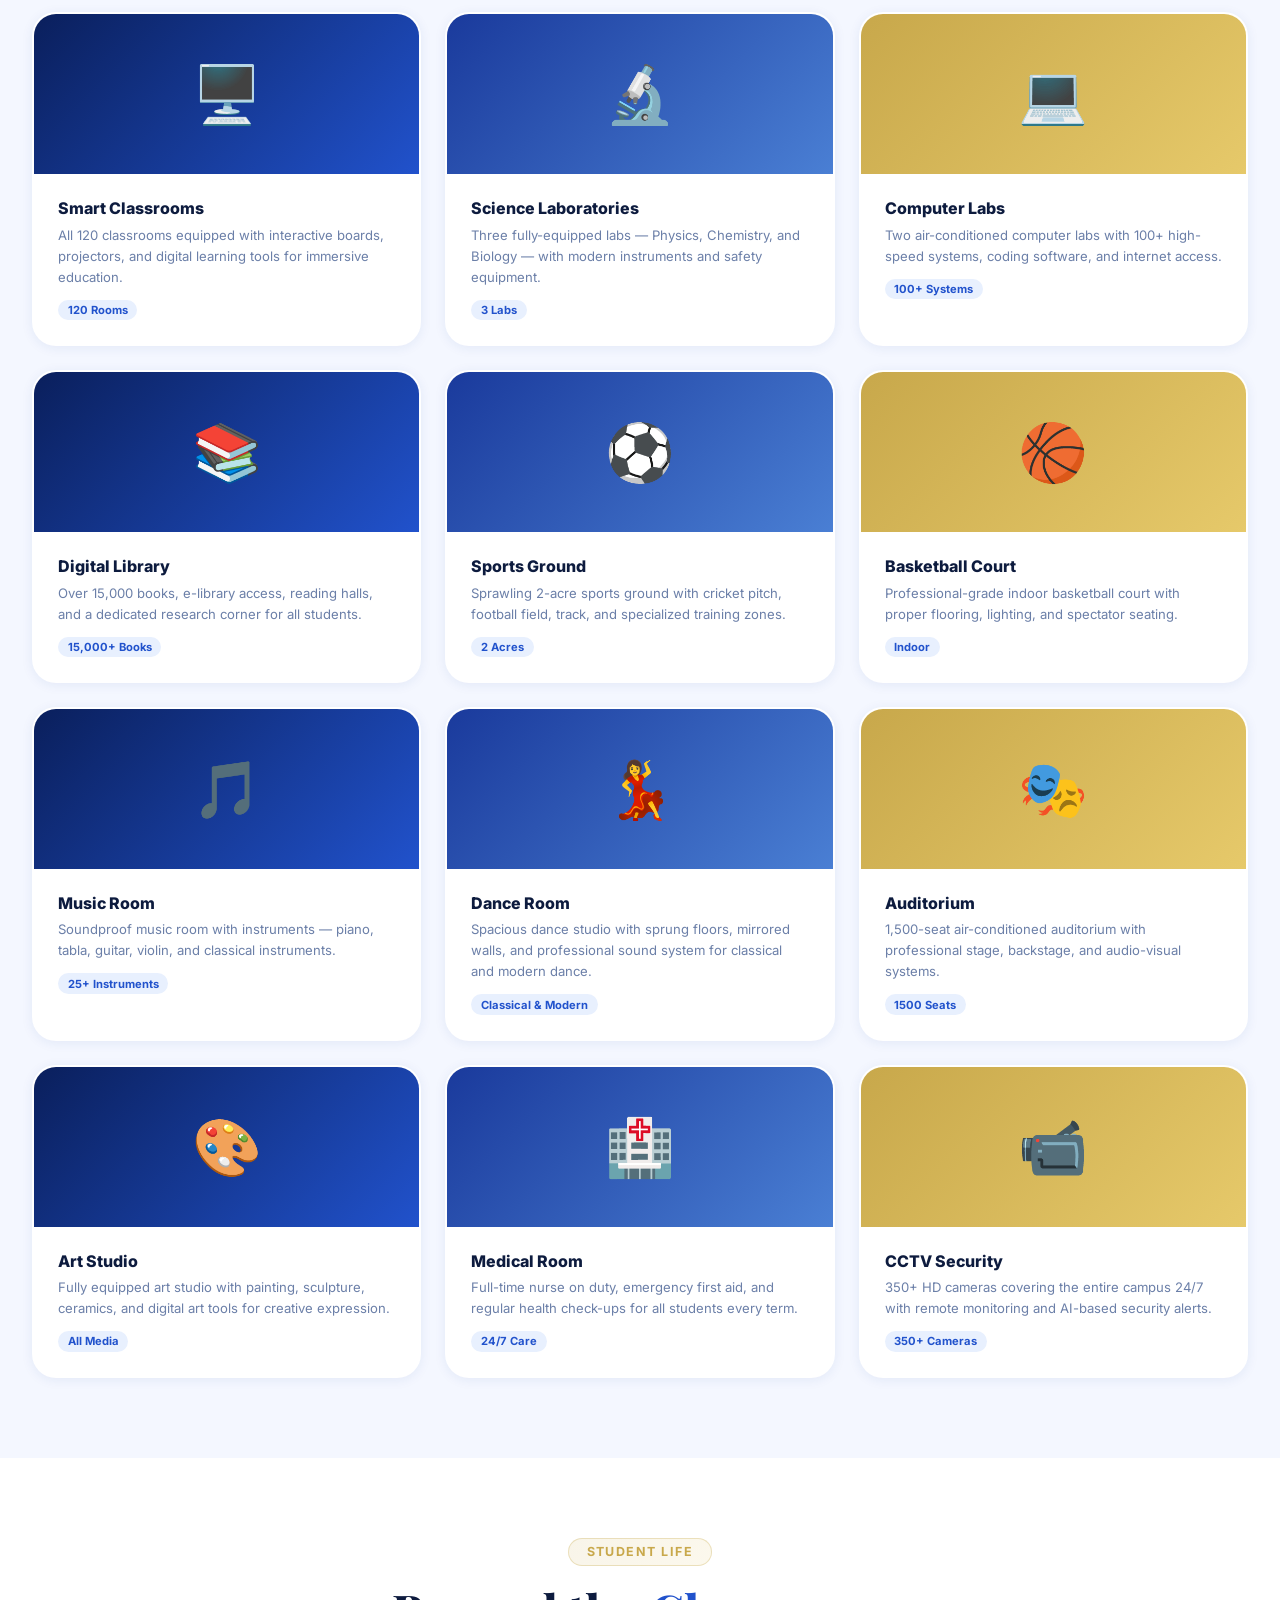
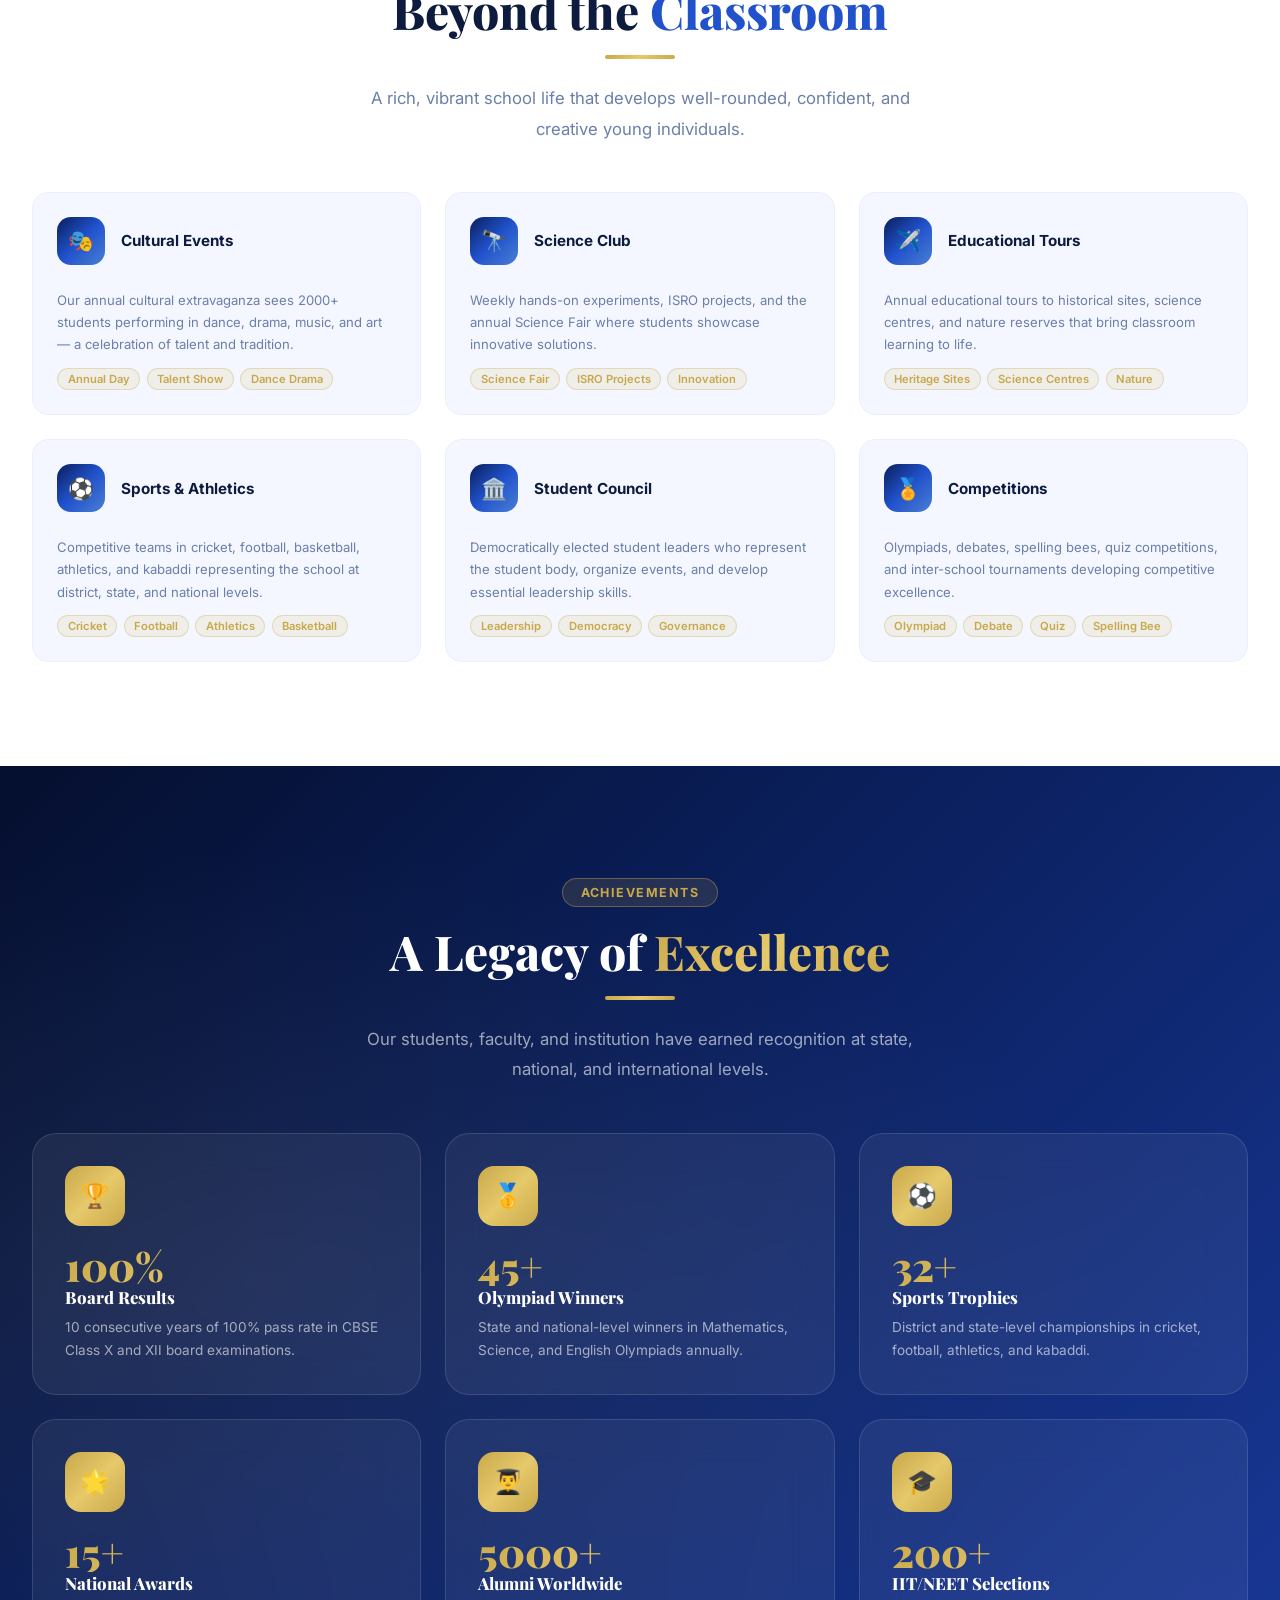
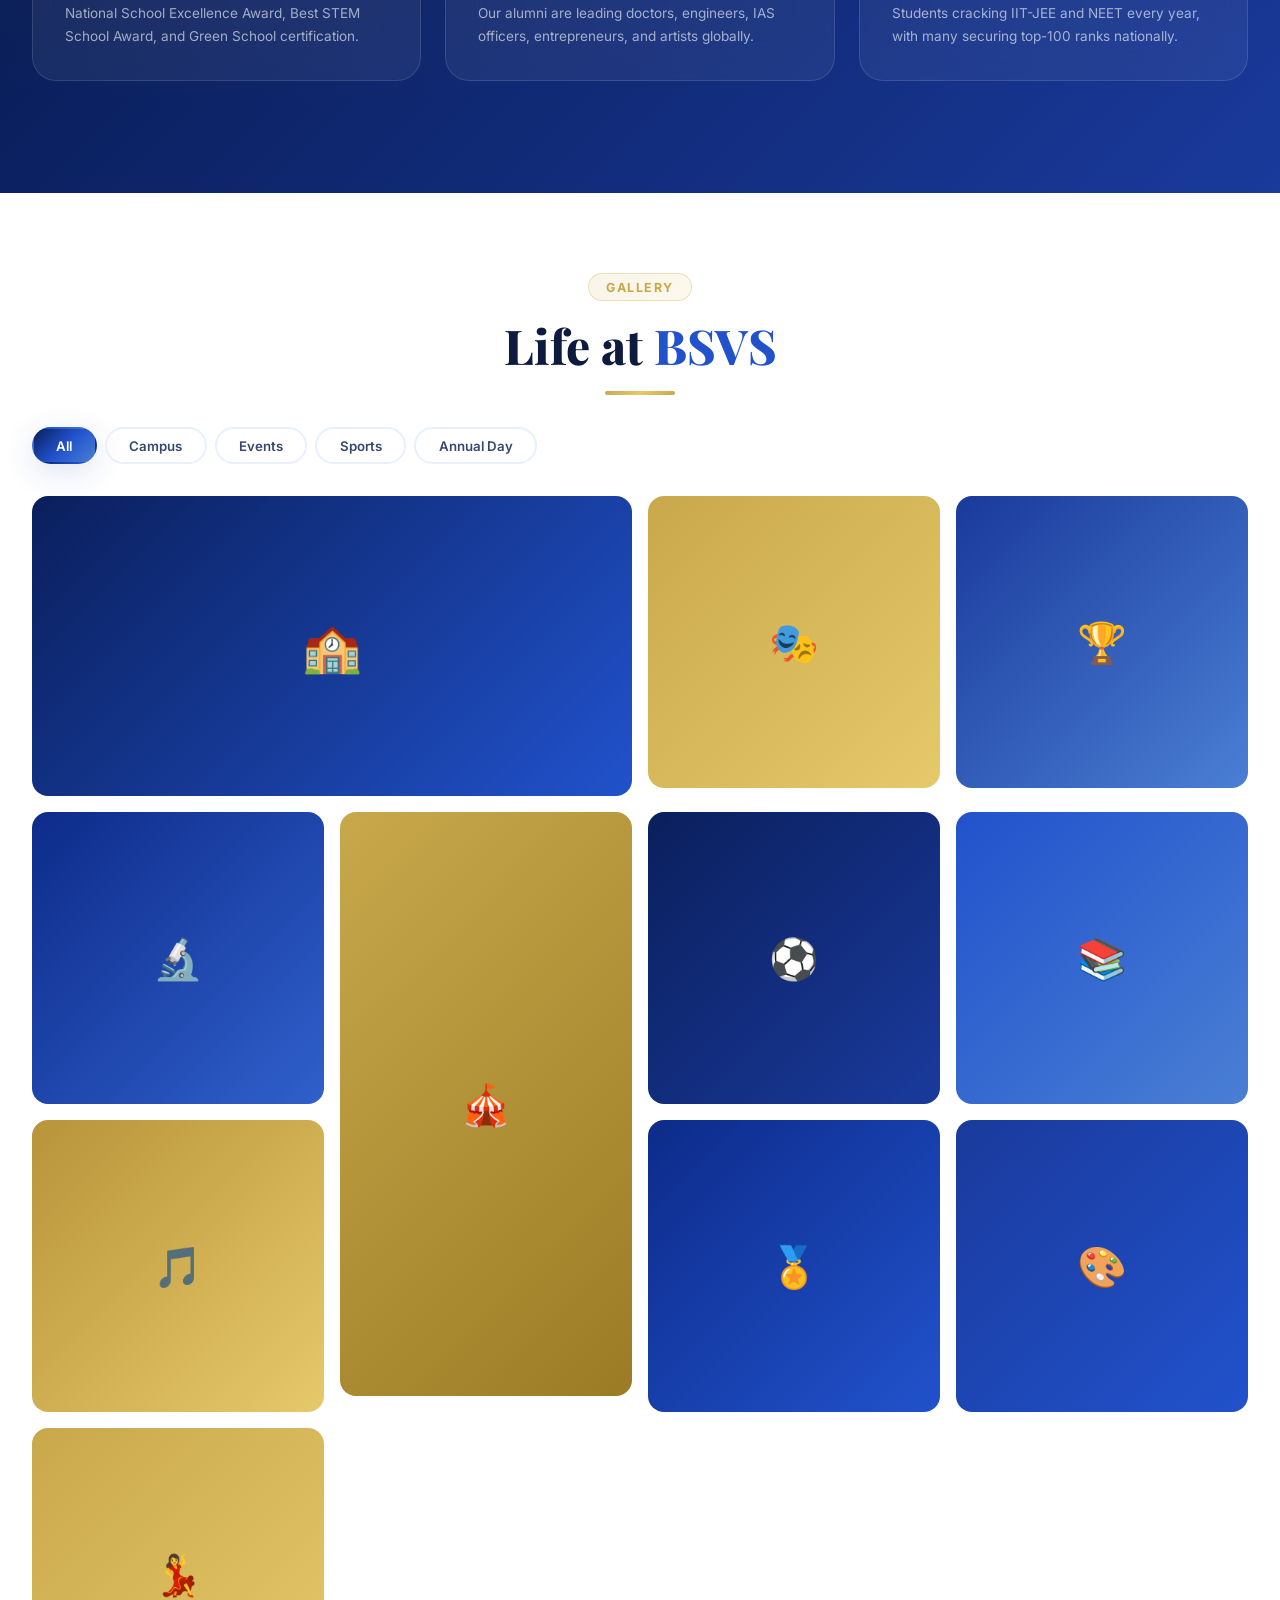
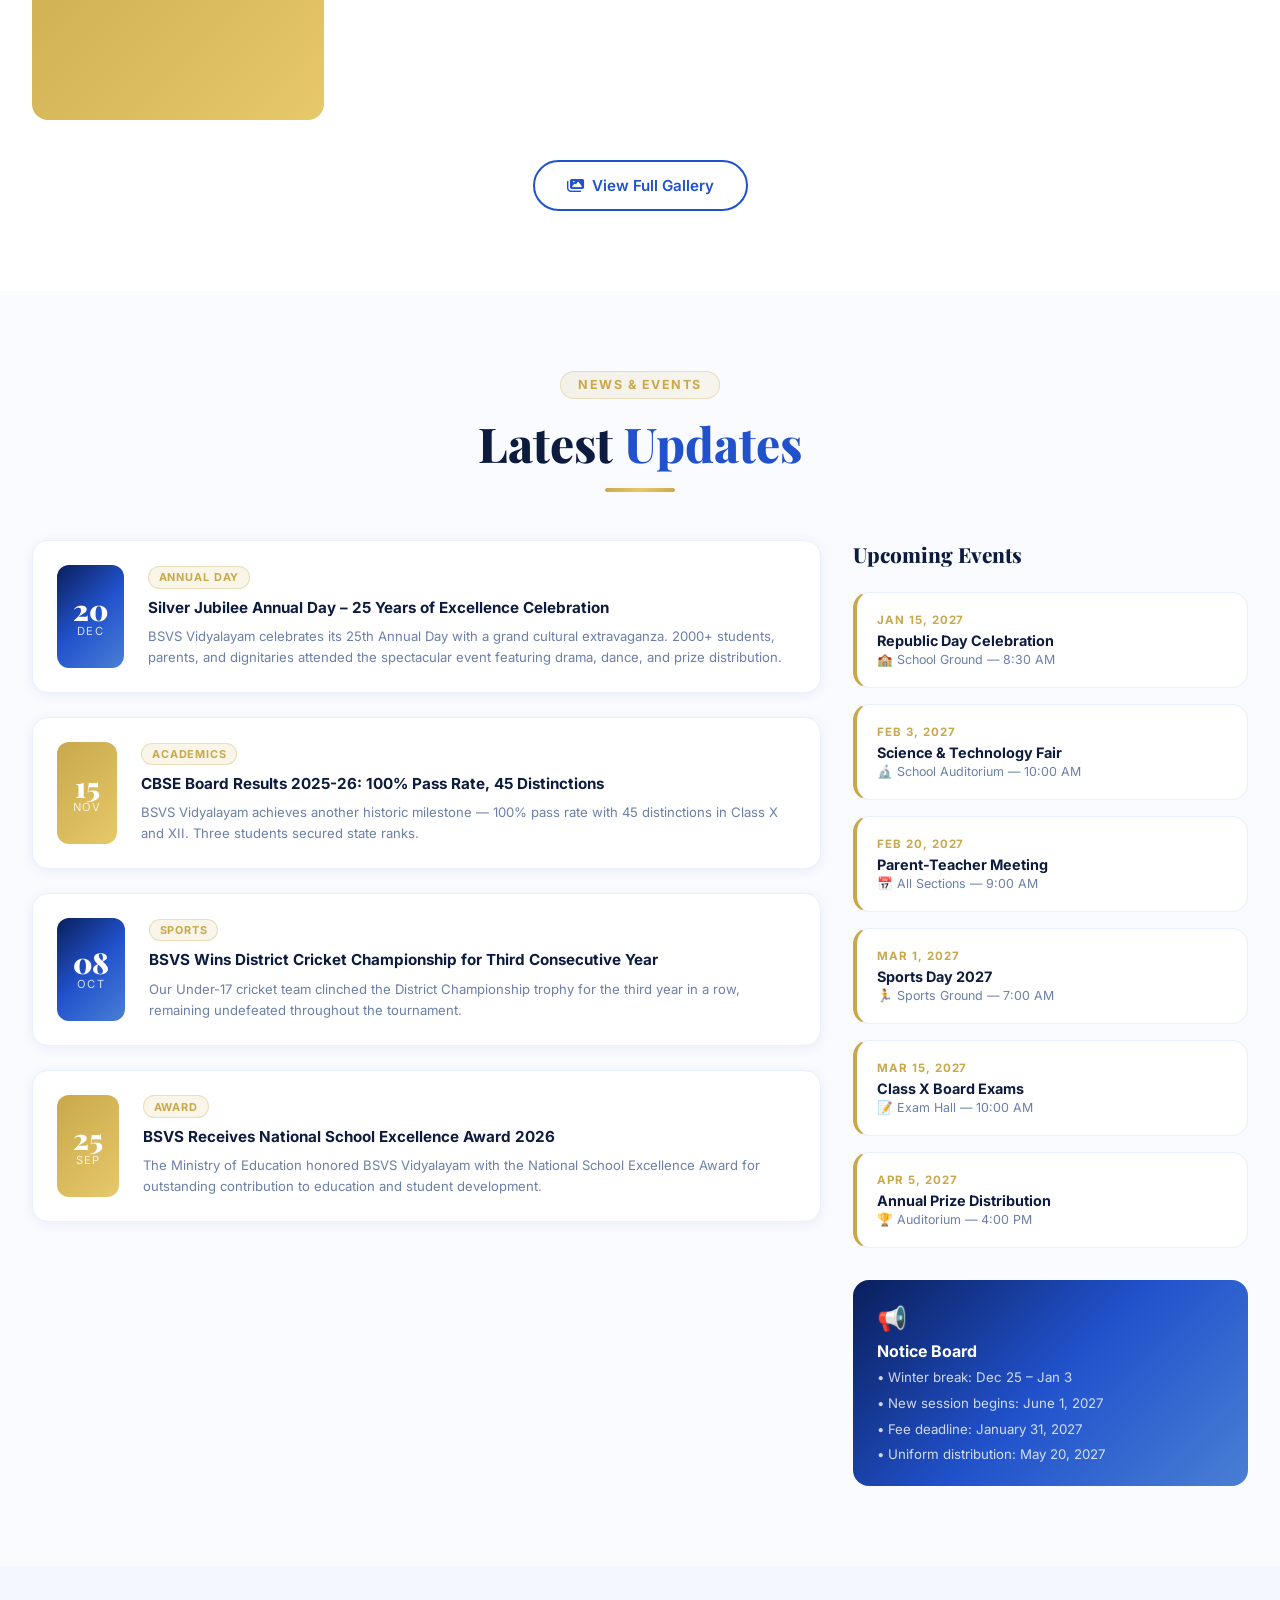
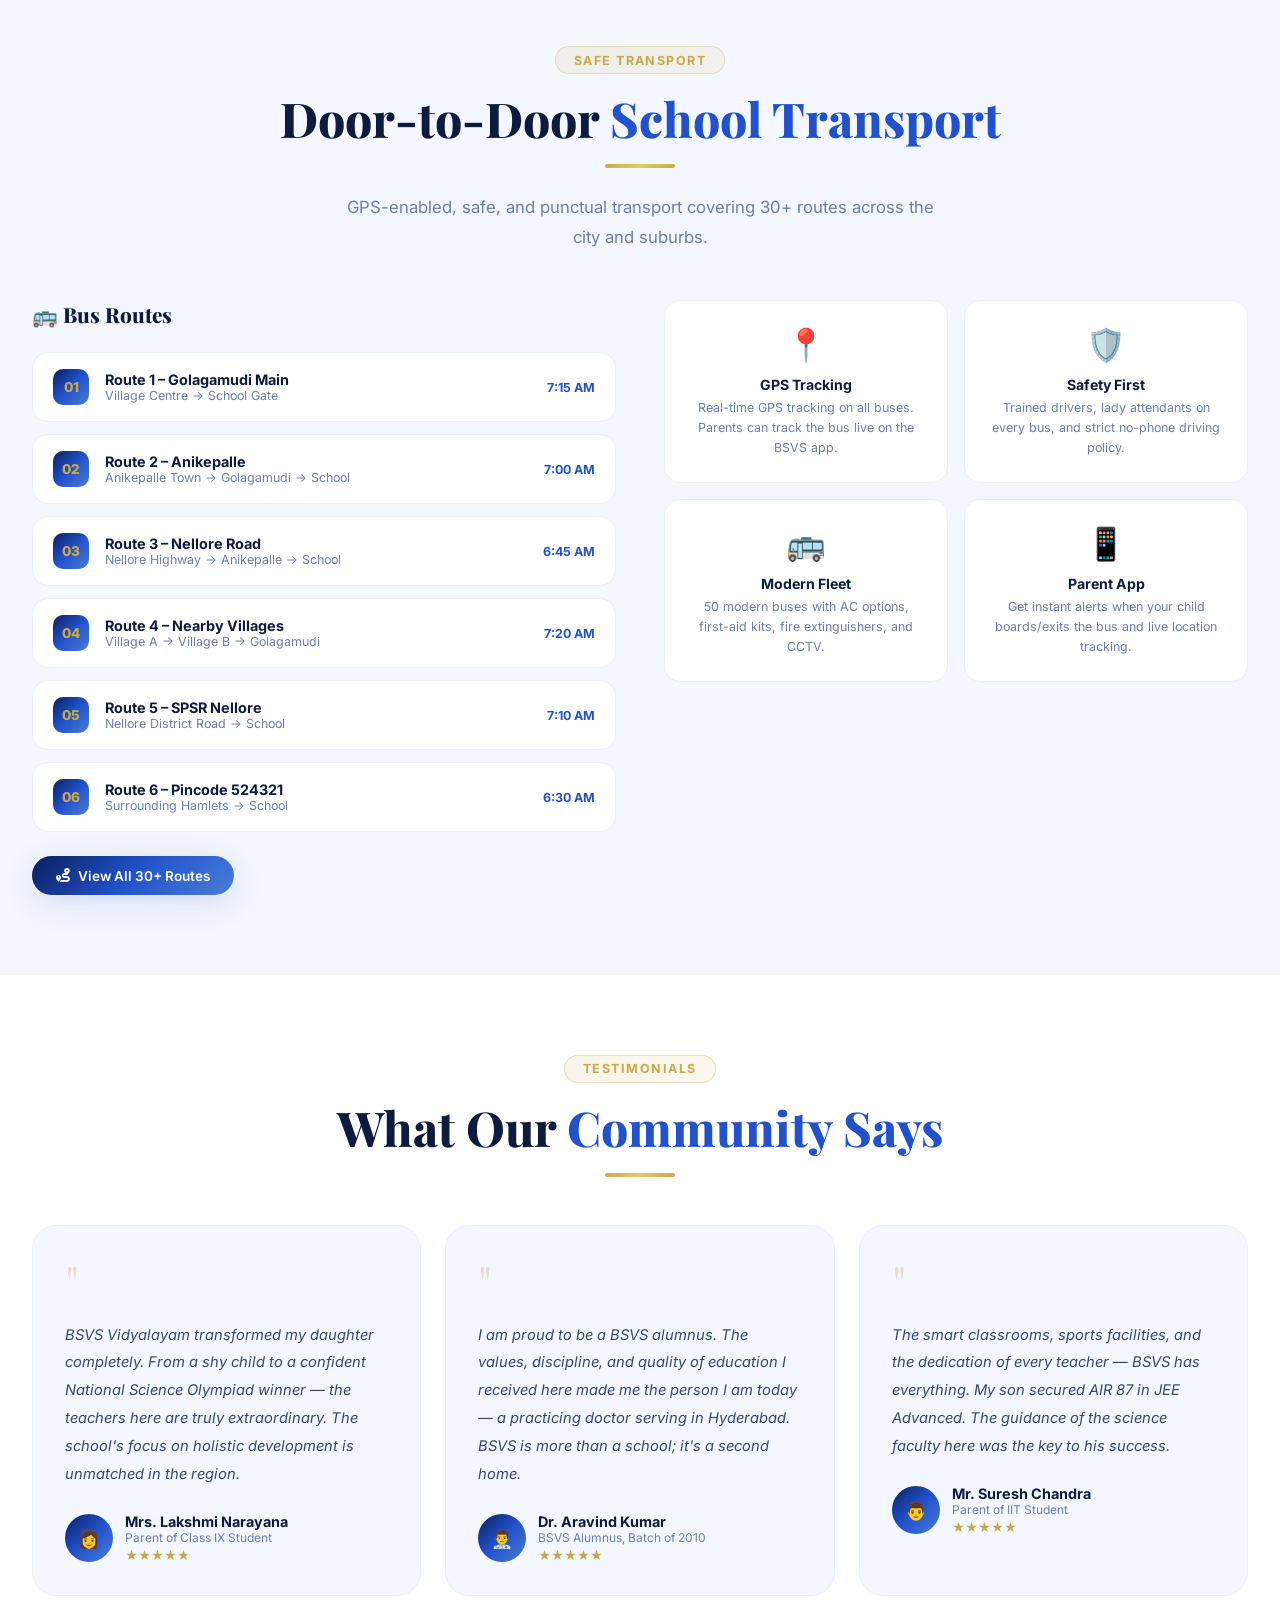
<file: bsvs_school.html>
<!DOCTYPE html>
<html lang="en">
<head>
  <meta charset="UTF-8" />
  <meta name="viewport" content="width=device-width, initial-scale=1.0" />
  <title>BSVS Vidyalayam Golagamudi – Excellence in Education | Nellore, Andhra Pradesh</title>
  <meta name="description" content="BSVS Vidyalayam Golagamudi – A premier school in Anikepalle Mandal, Nellore District, Andhra Pradesh. Quality education, smart classrooms & holistic development. DISE Code: 28193000909." />
  <meta name="keywords" content="BSVS Vidyalayam Golagamudi, BSVS school Nellore, Anikepalle school, Nellore district school, Andhra Pradesh school, admissions 2026-27, DISE 28193000909" />
  <link rel="preconnect" href="https://fonts.googleapis.com" />
  <link rel="preconnect" href="https://fonts.gstatic.com" crossorigin />
  <link href="https://fonts.googleapis.com/css2?family=Playfair+Display:wght@400;600;700;800;900&family=Inter:wght@300;400;500;600;700;800&family=Poppins:wght@300;400;500;600;700;800&display=swap" rel="stylesheet" />
  <link rel="stylesheet" href="https://cdnjs.cloudflare.com/ajax/libs/font-awesome/6.5.0/css/all.min.css" />
  <style>
/* ============================
   ROOT VARIABLES
============================ */
:root {
  --white: #ffffff;
  --blue-dark: #0a1f5c;
  --blue: #1a3a9c;
  --blue-mid: #2152cc;
  --blue-light: #4a7fd4;
  --blue-pale: #e8f0fe;
  --gold: #c8a84b;
  --gold-light: #e6c96a;
  --gold-pale: #fdf8ee;
  --text-dark: #0d1b3e;
  --text-mid: #344870;
  --text-light: #6b7fa8;
  --bg-white: #ffffff;
  --bg-pale: #f4f7ff;
  --bg-section: #fafbff;
  --shadow-sm: 0 2px 12px rgba(26,58,156,0.08);
  --shadow-md: 0 8px 32px rgba(26,58,156,0.14);
  --shadow-lg: 0 20px 60px rgba(26,58,156,0.18);
  --shadow-gold: 0 8px 32px rgba(200,168,75,0.25);
  --gradient-blue: linear-gradient(135deg, #0a1f5c 0%, #2152cc 50%, #4a7fd4 100%);
  --gradient-gold: linear-gradient(135deg, #c8a84b 0%, #e6c96a 50%, #c8a84b 100%);
  --gradient-hero: linear-gradient(135deg, #050f2e 0%, #0a1f5c 40%, #1a3a9c 100%);
  --radius: 16px;
  --radius-lg: 24px;
  --transition: 0.3s cubic-bezier(0.4,0,0.2,1);
}
*, *::before, *::after { box-sizing: border-box; margin: 0; padding: 0; }
html { scroll-behavior: smooth; font-size: 16px; }
body { font-family: 'Inter', sans-serif; background: var(--bg-white); color: var(--text-dark); overflow-x: hidden; }
a { color: inherit; text-decoration: none; }
ul { list-style: none; }
img { max-width: 100%; display: block; }
button { cursor: pointer; font-family: inherit; }
::-webkit-scrollbar { width: 6px; }
::-webkit-scrollbar-track { background: var(--bg-pale); }
::-webkit-scrollbar-thumb { background: var(--gradient-blue); border-radius: 3px; }
/* ============================
   UTILITY CLASSES
============================ */
.container { max-width: 1280px; margin: 0 auto; padding: 0 2rem; }
.section-pad { padding: 5rem 0; }
.section-pad-lg { padding: 7rem 0; }
.text-center { text-align: center; }
.flex { display: flex; }
.grid { display: grid; }
.hidden { display: none; }

/* Glass card */
.glass { background: rgba(255,255,255,0.85); backdrop-filter: blur(20px); -webkit-backdrop-filter: blur(20px); border: 1px solid rgba(26,58,156,0.1); }
.glass-dark { background: rgba(10,31,92,0.7); backdrop-filter: blur(20px); border: 1px solid rgba(255,255,255,0.1); }

/* Section Header */
.section-label { display: inline-block; font-size: 0.78rem; font-weight: 700; text-transform: uppercase; letter-spacing: 0.12em; color: var(--gold); background: linear-gradient(135deg,rgba(200,168,75,0.12),rgba(230,201,106,0.12)); border: 1px solid rgba(200,168,75,0.3); padding: 0.35rem 1.1rem; border-radius: 50px; margin-bottom: 1rem; }
.section-title { font-family: 'Playfair Display', serif; font-size: clamp(2rem,4vw,3rem); font-weight: 800; color: var(--text-dark); line-height: 1.2; margin-bottom: 1rem; }
.section-title span { color: var(--blue-mid); }
.section-title .gold { background: var(--gradient-gold); -webkit-background-clip: text; -webkit-text-fill-color: transparent; background-clip: text; }
.section-sub { color: var(--text-light); font-size: 1.05rem; line-height: 1.8; max-width: 600px; }
.divider { width: 70px; height: 4px; background: var(--gradient-gold); border-radius: 2px; margin: 1rem 0 1.5rem; }
.divider.center { margin: 1rem auto 1.5rem; }

/* Buttons */
.btn { display: inline-flex; align-items: center; gap: 0.5rem; padding: 0.85rem 2rem; border-radius: 50px; font-size: 0.95rem; font-weight: 600; transition: var(--transition); border: none; outline: none; cursor: pointer; }
.btn-primary { background: var(--gradient-gold); color: var(--blue-dark); box-shadow: var(--shadow-gold); }
.btn-primary:hover { transform: translateY(-3px); box-shadow: 0 12px 40px rgba(200,168,75,0.45); }
.btn-outline { background: transparent; color: var(--white); border: 2px solid rgba(255,255,255,0.7); }
.btn-outline:hover { background: rgba(255,255,255,0.1); transform: translateY(-3px); }
.btn-blue { background: var(--gradient-blue); color: var(--white); box-shadow: var(--shadow-md); }
.btn-blue:hover { transform: translateY(-3px); box-shadow: 0 12px 40px rgba(26,58,156,0.45); }
.btn-blue-outline { background: transparent; color: var(--blue-mid); border: 2px solid var(--blue-mid); }
.btn-blue-outline:hover { background: var(--blue-mid); color: var(--white); transform: translateY(-3px); }

/* Fade-in animation class */
.fade-up { opacity: 0; transform: translateY(40px); transition: opacity 0.7s ease, transform 0.7s ease; }
.fade-up.visible { opacity: 1; transform: translateY(0); }
.fade-left { opacity: 0; transform: translateX(-40px); transition: opacity 0.7s ease, transform 0.7s ease; }
.fade-left.visible { opacity: 1; transform: translateX(0); }
.fade-right { opacity: 0; transform: translateX(40px); transition: opacity 0.7s ease, transform 0.7s ease; }
.fade-right.visible { opacity: 1; transform: translateX(0); }
/* ============================
   LOADER
============================ */
#pageLoader { position: fixed; inset: 0; background: var(--gradient-hero); z-index: 99999; display: flex; flex-direction: column; align-items: center; justify-content: center; transition: opacity 0.6s ease, visibility 0.6s ease; }
#pageLoader.loaded { opacity: 0; visibility: hidden; }
.loader-logo { font-family: 'Playfair Display', serif; font-size: 3rem; font-weight: 900; color: var(--white); margin-bottom: 0.25rem; }
.loader-logo span { background: var(--gradient-gold); -webkit-background-clip: text; -webkit-text-fill-color: transparent; background-clip: text; }
.loader-tagline { color: rgba(255,255,255,0.6); font-size: 0.9rem; letter-spacing: 0.2em; text-transform: uppercase; margin-bottom: 2rem; }
.loader-bar-wrap { width: 200px; height: 3px; background: rgba(255,255,255,0.1); border-radius: 3px; overflow: hidden; }
.loader-bar-inner { height: 100%; width: 0%; background: var(--gradient-gold); border-radius: 3px; animation: loaderFill 1.5s ease forwards; }
@keyframes loaderFill { to { width: 100%; } }

/* ============================
   TOP ANNOUNCEMENT BAR
============================ */
.announcement-bar { background: var(--gradient-gold); padding: 0.55rem 2rem; display: flex; align-items: center; justify-content: center; gap: 1.5rem; font-size: 0.82rem; font-weight: 600; color: var(--blue-dark); position: relative; z-index: 200; }
.announcement-bar .marquee-wrap { overflow: hidden; flex: 1; max-width: 900px; }
.announcement-bar marquee { white-space: nowrap; }
.announcement-bar .badge { background: var(--blue-dark); color: var(--gold); padding: 0.2rem 0.75rem; border-radius: 50px; font-size: 0.72rem; font-weight: 700; text-transform: uppercase; letter-spacing: 0.08em; flex-shrink: 0; }

/* ============================
   NAVBAR
============================ */
.navbar { position: sticky; top: 0; left: 0; right: 0; z-index: 1000; background: rgba(255,255,255,0.97); backdrop-filter: blur(20px); border-bottom: 2px solid rgba(200,168,75,0.2); box-shadow: var(--shadow-sm); transition: var(--transition); }
.nav-wrapper { max-width: 1400px; margin: 0 auto; padding: 0 2rem; display: flex; align-items: center; justify-content: space-between; height: 72px; }
.nav-brand { display: flex; align-items: center; gap: 0.9rem; flex-shrink: 0; }
.nav-logo-icon { width: 52px; height: 52px; background: var(--gradient-blue); border-radius: 14px; display: flex; align-items: center; justify-content: center; font-family: 'Playfair Display', serif; font-size: 1.4rem; font-weight: 900; color: var(--gold); box-shadow: var(--shadow-md); flex-shrink: 0; }
.nav-school-name { font-family: 'Playfair Display', serif; font-size: 1.05rem; font-weight: 800; color: var(--blue-dark); line-height: 1.2; }
.nav-school-name span { display: block; font-family: 'Inter', sans-serif; font-size: 0.67rem; font-weight: 500; color: var(--text-light); letter-spacing: 0.1em; text-transform: uppercase; margin-top: 1px; }
.nav-links { display: flex; align-items: center; gap: 0.1rem; }
.nav-link { position: relative; padding: 0.5rem 0.75rem; font-size: 0.82rem; font-weight: 600; color: var(--text-mid); border-radius: 8px; transition: var(--transition); white-space: nowrap; }
.nav-link::after { content: ''; position: absolute; bottom: 2px; left: 50%; transform: translateX(-50%); width: 0; height: 2px; background: var(--gradient-gold); border-radius: 2px; transition: width var(--transition); }
.nav-link:hover, .nav-link.active { color: var(--blue-dark); }
.nav-link:hover::after, .nav-link.active::after { width: 65%; }
.nav-cta { background: var(--gradient-blue); color: var(--white) !important; padding: 0.6rem 1.25rem !important; border-radius: 50px !important; font-size: 0.82rem !important; box-shadow: var(--shadow-md); }
.nav-cta::after { display: none !important; }
.nav-cta:hover { transform: translateY(-2px); box-shadow: 0 8px 25px rgba(26,58,156,0.4) !important; }
.hamburger { display: none; flex-direction: column; gap: 5px; background: none; border: none; padding: 4px; cursor: pointer; }
.hamburger span { width: 26px; height: 2px; background: var(--blue-dark); border-radius: 2px; transition: var(--transition); display: block; }
.mobile-nav { display: none; position: fixed; inset: 0; top: 0; background: rgba(10,31,92,0.97); backdrop-filter: blur(20px); z-index: 999; flex-direction: column; align-items: center; justify-content: center; gap: 1.5rem; }
.mobile-nav.open { display: flex; }
.mobile-nav .nav-link { font-size: 1.3rem; color: var(--white) !important; padding: 0.75rem 2rem; }
.mobile-nav-close { position: absolute; top: 1.5rem; right: 1.5rem; background: none; border: none; color: var(--white); font-size: 1.8rem; cursor: pointer; }

/* ============================
   HERO SECTION
============================ */
.hero { position: relative; min-height: 100vh; display: flex; align-items: center; justify-content: center; overflow: hidden; background: var(--gradient-hero); }
#heroCanvas { position: absolute; inset: 0; width: 100%; height: 100%; z-index: 0; opacity: 0.6; }
.hero-overlay { position: absolute; inset: 0; background: radial-gradient(ellipse at 30% 60%, rgba(26,58,156,0.4) 0%, transparent 60%), radial-gradient(ellipse at 70% 20%, rgba(10,31,92,0.6) 0%, transparent 60%); z-index: 1; }
.hero-content { position: relative; z-index: 2; text-align: center; padding: 8rem 2rem 4rem; max-width: 1100px; margin: 0 auto; }
.hero-badge { display: inline-flex; align-items: center; gap: 0.5rem; background: rgba(200,168,75,0.2); border: 1px solid rgba(200,168,75,0.5); color: var(--gold-light); padding: 0.45rem 1.25rem; border-radius: 50px; font-size: 0.82rem; font-weight: 700; text-transform: uppercase; letter-spacing: 0.1em; margin-bottom: 1.5rem; animation: fadeInDown 0.8s ease 0.2s both; }
.hero-badge i { font-size: 0.9rem; }
.hero-title { font-family: 'Playfair Display', serif; font-size: clamp(2.8rem,6vw,5.5rem); font-weight: 900; color: var(--white); line-height: 1.1; margin-bottom: 1rem; animation: fadeInUp 0.8s ease 0.4s both; }
.hero-title .gold-text { background: var(--gradient-gold); -webkit-background-clip: text; -webkit-text-fill-color: transparent; background-clip: text; }
.hero-motto { font-size: clamp(1rem,2vw,1.3rem); color: rgba(255,255,255,0.75); font-style: italic; margin-bottom: 1.5rem; animation: fadeInUp 0.8s ease 0.5s both; letter-spacing: 0.02em; }
.hero-desc { color: rgba(255,255,255,0.65); font-size: 1rem; max-width: 600px; margin: 0 auto 2.5rem; line-height: 1.8; animation: fadeInUp 0.8s ease 0.6s both; }
.hero-btns { display: flex; gap: 1rem; justify-content: center; flex-wrap: wrap; margin-bottom: 3rem; animation: fadeInUp 0.8s ease 0.7s both; }
.hero-stats { display: flex; justify-content: center; gap: 3rem; flex-wrap: wrap; animation: fadeInUp 0.8s ease 0.9s both; }
.hero-stat { text-align: center; }
.hero-stat-num { font-family: 'Playfair Display', serif; font-size: 2.5rem; font-weight: 900; background: var(--gradient-gold); -webkit-background-clip: text; -webkit-text-fill-color: transparent; background-clip: text; line-height: 1; }
.hero-stat-label { font-size: 0.78rem; color: rgba(255,255,255,0.55); text-transform: uppercase; letter-spacing: 0.1em; margin-top: 0.25rem; }
.hero-scroll { position: absolute; bottom: 2rem; left: 50%; transform: translateX(-50%); display: flex; flex-direction: column; align-items: center; gap: 0.4rem; color: rgba(255,255,255,0.4); font-size: 0.72rem; text-transform: uppercase; letter-spacing: 0.15em; animation: heroScrollBounce 2s ease-in-out infinite; z-index: 2; }
.hero-scroll i { font-size: 1.2rem; }
@keyframes heroScrollBounce { 0%,100% { transform: translateX(-50%) translateY(0); } 50% { transform: translateX(-50%) translateY(8px); } }
@keyframes fadeInUp { from { opacity: 0; transform: translateY(30px); } to { opacity: 1; transform: translateY(0); } }
@keyframes fadeInDown { from { opacity: 0; transform: translateY(-20px); } to { opacity: 1; transform: translateY(0); } }

/* Floating 3D objects */
.hero-floats { position: absolute; inset: 0; z-index: 1; pointer-events: none; overflow: hidden; }
.float-obj { position: absolute; font-size: 2.5rem; opacity: 0.18; animation: floatObj 6s ease-in-out infinite; }
.float-obj:nth-child(1) { top: 15%; left: 5%; animation-delay: 0s; font-size: 3rem; }
.float-obj:nth-child(2) { top: 25%; right: 8%; animation-delay: 1.5s; font-size: 2rem; }
.float-obj:nth-child(3) { bottom: 30%; left: 10%; animation-delay: 3s; }
.float-obj:nth-child(4) { bottom: 20%; right: 12%; animation-delay: 0.8s; font-size: 2.2rem; }
.float-obj:nth-child(5) { top: 50%; left: 3%; animation-delay: 2s; font-size: 1.8rem; }
.float-obj:nth-child(6) { top: 40%; right: 5%; animation-delay: 4s; font-size: 2.8rem; }
@keyframes floatObj { 0%,100% { transform: translateY(0) rotate(0deg); } 33% { transform: translateY(-20px) rotate(5deg); } 66% { transform: translateY(10px) rotate(-3deg); } }
/* ============================
   ABOUT SECTION
============================ */
.about-section { background: var(--bg-white); }
.about-tabs { display: flex; gap: 0.5rem; flex-wrap: wrap; margin-bottom: 2.5rem; }
.about-tab { padding: 0.6rem 1.5rem; border-radius: 50px; font-size: 0.85rem; font-weight: 600; border: 2px solid var(--blue-pale); color: var(--text-mid); cursor: pointer; transition: var(--transition); background: transparent; }
.about-tab.active { background: var(--gradient-blue); color: var(--white); border-color: transparent; box-shadow: var(--shadow-md); }
.about-tab-panel { display: none; }
.about-tab-panel.active { display: block; }
.about-grid { display: grid; grid-template-columns: 1fr 1fr; gap: 4rem; align-items: center; }
.about-img-wrap { position: relative; }
.about-img-frame { width: 100%; aspect-ratio: 4/3; background: var(--gradient-blue); border-radius: var(--radius-lg); overflow: hidden; position: relative; box-shadow: var(--shadow-lg); }
.about-img-frame img { width: 100%; height: 100%; object-fit: cover; }
.about-img-badge { position: absolute; bottom: -1.5rem; right: -1.5rem; background: var(--gradient-gold); padding: 1.25rem 1.75rem; border-radius: var(--radius); box-shadow: var(--shadow-gold); text-align: center; }
.about-img-badge .num { font-family: 'Playfair Display', serif; font-size: 2.2rem; font-weight: 900; color: var(--blue-dark); line-height: 1; }
.about-img-badge .lbl { font-size: 0.7rem; font-weight: 700; color: var(--blue-dark); text-transform: uppercase; letter-spacing: 0.08em; }
.message-card { background: var(--bg-pale); border-radius: var(--radius-lg); padding: 2.5rem; border-left: 4px solid var(--gold); position: relative; overflow: hidden; }
.message-card::before { content: '"'; font-family: 'Playfair Display', serif; font-size: 8rem; color: var(--gold); opacity: 0.12; position: absolute; top: -1rem; left: 1rem; line-height: 1; }
.message-avatar { display: flex; align-items: center; gap: 1rem; margin-bottom: 1.5rem; }
.message-avatar-img { width: 60px; height: 60px; border-radius: 50%; background: var(--gradient-blue); display: flex; align-items: center; justify-content: center; color: var(--gold); font-size: 1.5rem; flex-shrink: 0; }
.message-avatar-name { font-weight: 700; font-size: 1rem; color: var(--text-dark); }
.message-avatar-role { font-size: 0.78rem; color: var(--text-light); }
.message-text { color: var(--text-mid); line-height: 1.9; font-size: 0.95rem; font-style: italic; }
.values-grid { display: grid; grid-template-columns: repeat(3,1fr); gap: 1.5rem; }
.value-card { background: var(--bg-pale); border-radius: var(--radius); padding: 1.75rem; text-align: center; border: 1px solid var(--blue-pale); transition: var(--transition); }
.value-card:hover { transform: translateY(-6px); box-shadow: var(--shadow-md); border-color: rgba(200,168,75,0.3); }
.value-icon { width: 56px; height: 56px; border-radius: 16px; background: var(--gradient-blue); display: flex; align-items: center; justify-content: center; font-size: 1.4rem; color: var(--gold); margin: 0 auto 1rem; box-shadow: var(--shadow-md); }
.value-title { font-weight: 700; font-size: 0.95rem; color: var(--text-dark); margin-bottom: 0.4rem; }
.value-desc { font-size: 0.82rem; color: var(--text-light); line-height: 1.6; }

/* Timeline */
.timeline-section { background: var(--bg-section); }
.timeline-wrap { position: relative; max-width: 800px; margin: 0 auto; }
.timeline-wrap::before { content: ''; position: absolute; left: 50%; top: 0; bottom: 0; width: 3px; background: linear-gradient(to bottom, var(--blue-mid), var(--gold)); transform: translateX(-50%); border-radius: 3px; }
.tl-item { display: flex; gap: 3rem; margin-bottom: 3rem; align-items: flex-start; }
.tl-item:nth-child(even) { flex-direction: row-reverse; }
.tl-dot { position: absolute; left: 50%; transform: translateX(-50%); width: 44px; height: 44px; border-radius: 50%; background: var(--gradient-gold); border: 4px solid var(--white); box-shadow: var(--shadow-gold); display: flex; align-items: center; justify-content: center; font-size: 1rem; color: var(--blue-dark); z-index: 1; flex-shrink: 0; }
.tl-card { flex: 1; background: var(--white); border-radius: var(--radius); padding: 1.5rem; box-shadow: var(--shadow-sm); border: 1px solid var(--blue-pale); max-width: calc(50% - 2.5rem); }
.tl-item:nth-child(odd) .tl-card { margin-left: auto; }
.tl-item:nth-child(even) .tl-card { margin-right: auto; }
.tl-year { font-family: 'Playfair Display', serif; font-size: 1.5rem; font-weight: 900; color: var(--gold); margin-bottom: 0.25rem; }
.tl-title { font-weight: 700; color: var(--text-dark); margin-bottom: 0.4rem; }
.tl-desc { font-size: 0.85rem; color: var(--text-light); line-height: 1.6; }
/* ============================
   ACADEMICS SECTION
============================ */
.academics-section { background: var(--bg-pale); }
.academics-grid { display: grid; grid-template-columns: repeat(4,1fr); gap: 1.5rem; }
.academic-card { background: var(--white); border-radius: var(--radius-lg); padding: 2rem; border: 2px solid transparent; transition: var(--transition); position: relative; overflow: hidden; box-shadow: var(--shadow-sm); }
.academic-card::before { content: ''; position: absolute; inset: 0; background: var(--gradient-blue); opacity: 0; transition: opacity var(--transition); z-index: 0; }
.academic-card:hover { transform: translateY(-8px) scale(1.02); border-color: var(--blue-light); box-shadow: var(--shadow-lg); }
.academic-card:hover::before { opacity: 0.04; }
.academic-card > * { position: relative; z-index: 1; }
.academic-icon { width: 68px; height: 68px; border-radius: 20px; background: var(--gradient-blue); display: flex; align-items: center; justify-content: center; font-size: 1.8rem; margin-bottom: 1.25rem; box-shadow: var(--shadow-md); transition: var(--transition); }
.academic-card:hover .academic-icon { transform: scale(1.1) rotate(-5deg); box-shadow: 0 12px 30px rgba(26,58,156,0.4); }
.academic-level { font-size: 0.72rem; font-weight: 700; text-transform: uppercase; letter-spacing: 0.1em; color: var(--gold); margin-bottom: 0.4rem; }
.academic-title { font-family: 'Playfair Display', serif; font-size: 1.1rem; font-weight: 800; color: var(--text-dark); margin-bottom: 0.5rem; }
.academic-desc { font-size: 0.83rem; color: var(--text-light); line-height: 1.7; margin-bottom: 1rem; }
.academic-features { display: flex; flex-direction: column; gap: 0.4rem; }
.academic-features li { display: flex; align-items: center; gap: 0.5rem; font-size: 0.8rem; color: var(--text-mid); }
.academic-features li i { color: var(--gold); font-size: 0.7rem; flex-shrink: 0; }
.academic-badge { position: absolute; top: 1rem; right: 1rem; background: var(--gradient-gold); color: var(--blue-dark); font-size: 0.68rem; font-weight: 700; padding: 0.25rem 0.6rem; border-radius: 50px; }

/* ============================
   ADMISSIONS SECTION
============================ */
.admissions-section { background: var(--bg-white); }
.admission-grid { display: grid; grid-template-columns: 1fr 1fr; gap: 4rem; align-items: start; }
.admission-steps { display: flex; flex-direction: column; gap: 1.5rem; }
.admission-step { display: flex; gap: 1.25rem; align-items: flex-start; }
.step-num { width: 48px; height: 48px; border-radius: 50%; background: var(--gradient-blue); color: var(--gold); font-family: 'Playfair Display', serif; font-size: 1.1rem; font-weight: 800; display: flex; align-items: center; justify-content: center; flex-shrink: 0; box-shadow: var(--shadow-md); }
.step-content h4 { font-weight: 700; color: var(--text-dark); margin-bottom: 0.25rem; }
.step-content p { font-size: 0.85rem; color: var(--text-light); line-height: 1.7; }
.admission-form-wrap { background: var(--bg-pale); border-radius: var(--radius-lg); padding: 2.5rem; border: 1px solid var(--blue-pale); }
.admission-form-wrap h3 { font-family: 'Playfair Display', serif; font-size: 1.4rem; font-weight: 800; color: var(--text-dark); margin-bottom: 1.5rem; }
.form-row { display: grid; grid-template-columns: 1fr 1fr; gap: 1rem; }
.form-group { margin-bottom: 1.25rem; }
.form-group label { display: block; font-size: 0.8rem; font-weight: 600; color: var(--text-mid); text-transform: uppercase; letter-spacing: 0.06em; margin-bottom: 0.5rem; }
.form-group input, .form-group select, .form-group textarea {
  width: 100%; padding: 0.8rem 1rem; border: 2px solid var(--blue-pale); border-radius: 10px;
  font-family: inherit; font-size: 0.9rem; color: var(--text-dark); background: var(--white);
  transition: var(--transition); outline: none; resize: none;
}
.form-group input:focus, .form-group select:focus, .form-group textarea:focus { border-color: var(--blue-mid); box-shadow: 0 0 0 3px rgba(33,82,204,0.1); }
.form-group input::placeholder, .form-group textarea::placeholder { color: var(--text-light); }

/* Fee structure */
.fee-table { width: 100%; border-collapse: collapse; border-radius: var(--radius); overflow: hidden; box-shadow: var(--shadow-sm); margin-top: 2rem; }
.fee-table thead { background: var(--gradient-blue); }
.fee-table th { padding: 1rem 1.25rem; text-align: left; font-size: 0.82rem; font-weight: 700; color: var(--white); text-transform: uppercase; letter-spacing: 0.08em; }
.fee-table td { padding: 0.9rem 1.25rem; font-size: 0.88rem; color: var(--text-mid); border-bottom: 1px solid var(--blue-pale); }
.fee-table tbody tr:nth-child(even) { background: var(--bg-pale); }
.fee-table tbody tr:hover { background: rgba(26,58,156,0.04); }
/* ============================
   FACULTY SECTION
============================ */
.faculty-section { background: var(--bg-section); }
.faculty-grid { display: grid; grid-template-columns: repeat(4,1fr); gap: 1.5rem; }
.faculty-card { background: var(--white); border-radius: var(--radius-lg); overflow: hidden; box-shadow: var(--shadow-sm); border: 1px solid var(--blue-pale); transition: var(--transition); }
.faculty-card:hover { transform: translateY(-8px); box-shadow: var(--shadow-lg); }
.faculty-img { height: 200px; background: var(--gradient-blue); display: flex; align-items: center; justify-content: center; font-size: 4rem; color: var(--gold); position: relative; overflow: hidden; }
.faculty-img::after { content: ''; position: absolute; inset: 0; background: linear-gradient(to bottom, transparent 60%, rgba(10,31,92,0.5) 100%); }
.faculty-body { padding: 1.5rem; }
.faculty-name { font-weight: 800; font-size: 1rem; color: var(--text-dark); margin-bottom: 0.25rem; }
.faculty-role { font-size: 0.78rem; color: var(--blue-mid); font-weight: 600; margin-bottom: 0.5rem; }
.faculty-dept { font-size: 0.78rem; color: var(--text-light); display: flex; align-items: center; gap: 0.4rem; }
.faculty-dept i { color: var(--gold); }
.faculty-exp { display: inline-block; margin-top: 0.75rem; background: var(--blue-pale); color: var(--blue-mid); font-size: 0.72rem; font-weight: 700; padding: 0.2rem 0.6rem; border-radius: 50px; }

/* ============================
   FACILITIES SECTION
============================ */
.facilities-section { background: var(--bg-pale); }
.facilities-grid { display: grid; grid-template-columns: repeat(3,1fr); gap: 1.5rem; }
.facility-card { background: var(--white); border-radius: var(--radius-lg); overflow: hidden; box-shadow: var(--shadow-sm); transition: var(--transition); border: 2px solid transparent; cursor: pointer; }
.facility-card:hover { transform: translateY(-8px) rotateX(2deg); box-shadow: var(--shadow-lg); border-color: var(--gold); }
.facility-visual { height: 160px; display: flex; align-items: center; justify-content: center; font-size: 3.5rem; position: relative; overflow: hidden; }
.facility-card:nth-child(3n+1) .facility-visual { background: linear-gradient(135deg, #0a1f5c, #2152cc); }
.facility-card:nth-child(3n+2) .facility-visual { background: linear-gradient(135deg, #1a3a9c, #4a7fd4); }
.facility-card:nth-child(3n+3) .facility-visual { background: linear-gradient(135deg, #c8a84b, #e6c96a); }
.facility-card:nth-child(3n+3) .facility-visual { color: var(--blue-dark) !important; }
.facility-body { padding: 1.5rem; }
.facility-name { font-weight: 800; font-size: 1rem; color: var(--text-dark); margin-bottom: 0.4rem; }
.facility-desc { font-size: 0.82rem; color: var(--text-light); line-height: 1.6; }
.facility-tag { display: inline-block; margin-top: 0.75rem; background: var(--blue-pale); color: var(--blue-mid); font-size: 0.7rem; font-weight: 700; padding: 0.2rem 0.6rem; border-radius: 50px; }

/* ============================
   STUDENT LIFE SECTION
============================ */
.student-life-section { background: var(--bg-white); }
.life-masonry { columns: 3; column-gap: 1.5rem; }
.life-card { break-inside: avoid; margin-bottom: 1.5rem; background: var(--bg-pale); border-radius: var(--radius); overflow: hidden; border: 1px solid var(--blue-pale); transition: var(--transition); }
.life-card:hover { transform: translateY(-5px); box-shadow: var(--shadow-md); }
.life-card-header { padding: 1.5rem; display: flex; gap: 1rem; align-items: center; }
.life-card-icon { width: 48px; height: 48px; border-radius: 14px; background: var(--gradient-blue); display: flex; align-items: center; justify-content: center; font-size: 1.3rem; color: var(--gold); flex-shrink: 0; }
.life-card-title { font-weight: 700; color: var(--text-dark); font-size: 0.95rem; }
.life-card-body { padding: 0 1.5rem 1.5rem; }
.life-card-desc { font-size: 0.82rem; color: var(--text-light); line-height: 1.7; }
.life-tags { display: flex; flex-wrap: wrap; gap: 0.4rem; margin-top: 0.75rem; }
.life-tag { font-size: 0.7rem; font-weight: 600; padding: 0.2rem 0.6rem; border-radius: 50px; background: rgba(200,168,75,0.12); color: var(--gold); border: 1px solid rgba(200,168,75,0.3); }
/* ============================
   ACHIEVEMENTS SECTION
============================ */
.achievements-section { background: var(--gradient-hero); position: relative; overflow: hidden; }
.achievements-section::before { content: ''; position: absolute; inset: 0; background: radial-gradient(ellipse at 20% 50%, rgba(200,168,75,0.08) 0%, transparent 60%); }
.achievements-grid { display: grid; grid-template-columns: repeat(3,1fr); gap: 1.5rem; position: relative; z-index: 1; }
.achievement-card { background: rgba(255,255,255,0.06); backdrop-filter: blur(20px); border: 1px solid rgba(255,255,255,0.12); border-radius: var(--radius-lg); padding: 2rem; transition: var(--transition); }
.achievement-card:hover { background: rgba(255,255,255,0.1); transform: translateY(-6px); border-color: rgba(200,168,75,0.4); }
.achievement-icon { width: 60px; height: 60px; border-radius: 16px; background: var(--gradient-gold); display: flex; align-items: center; justify-content: center; font-size: 1.5rem; color: var(--blue-dark); margin-bottom: 1.25rem; }
.achievement-title { font-family: 'Playfair Display', serif; font-size: 1.05rem; font-weight: 800; color: var(--white); margin-bottom: 0.5rem; }
.achievement-desc { font-size: 0.85rem; color: rgba(255,255,255,0.6); line-height: 1.7; }
.achievement-num { font-family: 'Playfair Display', serif; font-size: 2.5rem; font-weight: 900; background: var(--gradient-gold); -webkit-background-clip: text; -webkit-text-fill-color: transparent; background-clip: text; line-height: 1; }

/* ============================
   GALLERY SECTION
============================ */
.gallery-section { background: var(--bg-white); }
.gallery-tabs { display: flex; gap: 0.5rem; flex-wrap: wrap; margin-bottom: 2rem; }
.gallery-tab { padding: 0.55rem 1.4rem; border-radius: 50px; font-size: 0.83rem; font-weight: 600; border: 2px solid var(--blue-pale); color: var(--text-mid); cursor: pointer; transition: var(--transition); background: transparent; }
.gallery-tab.active { background: var(--gradient-blue); color: var(--white); border-color: transparent; box-shadow: var(--shadow-md); }
.gallery-grid { display: grid; grid-template-columns: repeat(4,1fr); gap: 1rem; }
.gallery-item { border-radius: var(--radius); overflow: hidden; aspect-ratio: 1; background: var(--gradient-blue); display: flex; align-items: center; justify-content: center; font-size: 2.5rem; cursor: pointer; transition: var(--transition); position: relative; }
.gallery-item.wide { grid-column: span 2; aspect-ratio: 2/1; }
.gallery-item.tall { grid-row: span 2; aspect-ratio: 1/2; }
.gallery-item:hover { transform: scale(1.03); box-shadow: var(--shadow-lg); }
.gallery-item-label { position: absolute; bottom: 0; left: 0; right: 0; background: linear-gradient(to top, rgba(10,31,92,0.9) 0%, transparent 100%); color: var(--white); padding: 1rem 0.75rem 0.75rem; font-size: 0.78rem; font-weight: 600; opacity: 0; transition: opacity var(--transition); }
.gallery-item:hover .gallery-item-label { opacity: 1; }

/* ============================
   NEWS & EVENTS SECTION
============================ */
.news-section { background: var(--bg-section); }
.news-grid { display: grid; grid-template-columns: 2fr 1fr; gap: 2rem; }
.news-main { display: flex; flex-direction: column; gap: 1.5rem; }
.news-card { background: var(--white); border-radius: var(--radius); overflow: hidden; box-shadow: var(--shadow-sm); border: 1px solid var(--blue-pale); display: flex; gap: 1.5rem; padding: 1.5rem; transition: var(--transition); }
.news-card:hover { transform: translateX(6px); box-shadow: var(--shadow-md); }
.news-date-box { display: flex; flex-direction: column; align-items: center; justify-content: center; background: var(--gradient-blue); color: var(--white); border-radius: 12px; padding: 0.75rem 1rem; flex-shrink: 0; min-width: 60px; }
.news-date-day { font-family: 'Playfair Display', serif; font-size: 1.8rem; font-weight: 900; line-height: 1; }
.news-date-mon { font-size: 0.7rem; text-transform: uppercase; letter-spacing: 0.1em; opacity: 0.8; }
.news-content { flex: 1; }
.news-tag { display: inline-block; font-size: 0.68rem; font-weight: 700; text-transform: uppercase; letter-spacing: 0.08em; color: var(--gold); background: rgba(200,168,75,0.12); border: 1px solid rgba(200,168,75,0.3); padding: 0.2rem 0.6rem; border-radius: 50px; margin-bottom: 0.5rem; }
.news-title { font-weight: 700; font-size: 0.95rem; color: var(--text-dark); margin-bottom: 0.4rem; line-height: 1.5; }
.news-excerpt { font-size: 0.82rem; color: var(--text-light); line-height: 1.6; }
.events-sidebar { display: flex; flex-direction: column; gap: 1rem; }
.event-item { background: var(--white); border-radius: var(--radius); padding: 1.25rem; border: 1px solid var(--blue-pale); border-left: 4px solid var(--gold); transition: var(--transition); }
.event-item:hover { transform: translateX(5px); box-shadow: var(--shadow-sm); }
.event-date { font-size: 0.72rem; font-weight: 700; color: var(--gold); text-transform: uppercase; letter-spacing: 0.08em; margin-bottom: 0.3rem; }
.event-name { font-weight: 700; font-size: 0.9rem; color: var(--text-dark); margin-bottom: 0.2rem; }
.event-detail { font-size: 0.78rem; color: var(--text-light); }
/* ============================
   TRANSPORT SECTION
============================ */
.transport-section { background: var(--bg-pale); }
.transport-grid { display: grid; grid-template-columns: 1fr 1fr; gap: 3rem; align-items: start; }
.route-list { display: flex; flex-direction: column; gap: 0.75rem; }
.route-item { background: var(--white); border-radius: var(--radius); padding: 1rem 1.25rem; border: 1px solid var(--blue-pale); display: flex; align-items: center; gap: 1rem; transition: var(--transition); }
.route-item:hover { border-color: var(--gold); transform: translateX(5px); }
.route-num { width: 36px; height: 36px; border-radius: 10px; background: var(--gradient-blue); color: var(--gold); font-weight: 800; font-size: 0.85rem; display: flex; align-items: center; justify-content: center; flex-shrink: 0; }
.route-info { flex: 1; }
.route-name { font-weight: 700; font-size: 0.9rem; color: var(--text-dark); }
.route-stops { font-size: 0.78rem; color: var(--text-light); }
.route-time { font-size: 0.78rem; font-weight: 700; color: var(--blue-mid); }
.transport-features { display: grid; grid-template-columns: 1fr 1fr; gap: 1rem; }
.transport-feature { background: var(--white); border-radius: var(--radius); padding: 1.5rem; text-align: center; border: 1px solid var(--blue-pale); transition: var(--transition); }
.transport-feature:hover { transform: translateY(-5px); box-shadow: var(--shadow-md); }
.transport-feature-icon { font-size: 2rem; margin-bottom: 0.75rem; }
.transport-feature-title { font-weight: 700; font-size: 0.88rem; color: var(--text-dark); margin-bottom: 0.3rem; }
.transport-feature-desc { font-size: 0.78rem; color: var(--text-light); line-height: 1.6; }

/* ============================
   TESTIMONIALS SECTION
============================ */
.testimonials-section { background: var(--bg-white); }
.testimonial-slider-wrap { position: relative; overflow: hidden; }
.testimonial-track { display: flex; gap: 1.5rem; transition: transform 0.5s cubic-bezier(0.4,0,0.2,1); }
.testimonial-card { flex: 0 0 calc(33.33% - 1rem); background: var(--bg-pale); border-radius: var(--radius-lg); padding: 2rem; border: 1px solid var(--blue-pale); transition: var(--transition); position: relative; }
.testimonial-card:hover { box-shadow: var(--shadow-md); border-color: rgba(200,168,75,0.3); }
.testimonial-quote { font-size: 3rem; color: var(--gold); opacity: 0.3; font-family: 'Playfair Display', serif; line-height: 1; margin-bottom: 1rem; }
.testimonial-text { font-size: 0.92rem; color: var(--text-mid); line-height: 1.9; font-style: italic; margin-bottom: 1.5rem; }
.testimonial-author { display: flex; align-items: center; gap: 0.75rem; }
.testimonial-avatar { width: 48px; height: 48px; border-radius: 50%; background: var(--gradient-blue); display: flex; align-items: center; justify-content: center; color: var(--gold); font-size: 1.1rem; flex-shrink: 0; }
.testimonial-name { font-weight: 700; font-size: 0.9rem; color: var(--text-dark); }
.testimonial-role { font-size: 0.75rem; color: var(--text-light); }
.testimonial-stars { color: var(--gold); font-size: 0.78rem; margin-top: 0.2rem; }
.slider-controls { display: flex; gap: 0.75rem; justify-content: center; margin-top: 2rem; }
.slider-btn { width: 44px; height: 44px; border-radius: 50%; border: 2px solid var(--blue-pale); background: var(--white); color: var(--blue-mid); font-size: 0.9rem; cursor: pointer; transition: var(--transition); display: flex; align-items: center; justify-content: center; }
.slider-btn:hover { background: var(--gradient-blue); color: var(--white); border-color: transparent; box-shadow: var(--shadow-md); }
.slider-dots { display: flex; gap: 0.5rem; align-items: center; }
.slider-dot { width: 8px; height: 8px; border-radius: 50%; background: var(--blue-pale); transition: var(--transition); cursor: pointer; }
.slider-dot.active { background: var(--gold); width: 24px; border-radius: 4px; }
/* ============================
   STATS COUNTER SECTION
============================ */
.stats-section { background: var(--gradient-hero); padding: 5rem 0; position: relative; overflow: hidden; }
.stats-section::before { content: ''; position: absolute; inset: 0; background: radial-gradient(ellipse at center, rgba(200,168,75,0.08) 0%, transparent 70%); }
.stats-grid { display: grid; grid-template-columns: repeat(5,1fr); gap: 2rem; position: relative; z-index: 1; }
.stat-card { text-align: center; padding: 2rem 1rem; border-right: 1px solid rgba(255,255,255,0.1); }
.stat-card:last-child { border-right: none; }
.stat-icon { font-size: 2rem; color: var(--gold); margin-bottom: 0.75rem; }
.stat-number { font-family: 'Playfair Display', serif; font-size: 3rem; font-weight: 900; background: var(--gradient-gold); -webkit-background-clip: text; -webkit-text-fill-color: transparent; background-clip: text; line-height: 1; }
.stat-suffix { font-size: 1.5rem; }
.stat-label { font-size: 0.82rem; color: rgba(255,255,255,0.55); text-transform: uppercase; letter-spacing: 0.1em; margin-top: 0.4rem; }

/* ============================
   PARENT PORTAL SECTION
============================ */
.portal-section { background: var(--bg-section); }
.portal-grid { display: grid; grid-template-columns: repeat(3,1fr); gap: 1.5rem; }
.portal-card { background: var(--white); border-radius: var(--radius-lg); padding: 2rem; border: 2px solid var(--blue-pale); transition: var(--transition); text-align: center; cursor: pointer; }
.portal-card:hover { border-color: var(--gold); transform: translateY(-6px); box-shadow: var(--shadow-md); }
.portal-icon { width: 72px; height: 72px; border-radius: 20px; background: var(--gradient-blue); display: flex; align-items: center; justify-content: center; font-size: 1.8rem; color: var(--gold); margin: 0 auto 1.25rem; box-shadow: var(--shadow-md); transition: var(--transition); }
.portal-card:hover .portal-icon { transform: scale(1.1) rotate(-5deg); }
.portal-title { font-weight: 800; font-size: 1rem; color: var(--text-dark); margin-bottom: 0.4rem; }
.portal-desc { font-size: 0.83rem; color: var(--text-light); line-height: 1.6; }
.portal-cta { display: inline-flex; align-items: center; gap: 0.4rem; margin-top: 1rem; font-size: 0.8rem; font-weight: 700; color: var(--blue-mid); }
.portal-cta:hover { color: var(--gold); }

/* ============================
   CONTACT SECTION
============================ */
.contact-section { background: var(--bg-white); }
.contact-grid { display: grid; grid-template-columns: 1fr 1.5fr; gap: 4rem; align-items: start; }
.contact-info-wrap { }
.contact-item { display: flex; gap: 1rem; align-items: flex-start; margin-bottom: 1.5rem; }
.contact-item-icon { width: 52px; height: 52px; border-radius: 14px; background: var(--gradient-blue); display: flex; align-items: center; justify-content: center; font-size: 1.2rem; color: var(--gold); flex-shrink: 0; box-shadow: var(--shadow-md); }
.contact-item-label { font-size: 0.75rem; font-weight: 700; text-transform: uppercase; letter-spacing: 0.08em; color: var(--text-light); margin-bottom: 0.2rem; }
.contact-item-value { font-weight: 600; color: var(--text-dark); font-size: 0.95rem; }
.contact-item-value a { color: var(--blue-mid); }
.contact-item-value a:hover { color: var(--gold); }
.map-placeholder { margin-top: 2rem; border-radius: var(--radius-lg); overflow: hidden; height: 220px; background: var(--gradient-blue); display: flex; align-items: center; justify-content: center; color: var(--gold); font-size: 1.1rem; font-weight: 600; gap: 0.75rem; }
.social-links { display: flex; gap: 0.75rem; margin-top: 1.5rem; }
.social-link { width: 44px; height: 44px; border-radius: 12px; background: var(--bg-pale); border: 2px solid var(--blue-pale); display: flex; align-items: center; justify-content: center; color: var(--text-mid); font-size: 1.1rem; transition: var(--transition); }
.social-link:hover { background: var(--gradient-blue); color: var(--white); border-color: transparent; transform: translateY(-3px); box-shadow: var(--shadow-md); }
.contact-form-wrap { background: var(--bg-pale); border-radius: var(--radius-lg); padding: 2.5rem; }
.contact-form-wrap h3 { font-family: 'Playfair Display', serif; font-size: 1.5rem; font-weight: 800; margin-bottom: 1.75rem; color: var(--text-dark); }
/* ============================
   FOOTER
============================ */
.footer { background: var(--gradient-hero); color: var(--white); padding: 5rem 0 0; }
.footer-grid { display: grid; grid-template-columns: 2fr 1fr 1fr 1fr 1fr; gap: 3rem; }
.footer-brand .footer-logo { font-family: 'Playfair Display', serif; font-size: 1.8rem; font-weight: 900; margin-bottom: 0.25rem; }
.footer-brand .footer-logo span { background: var(--gradient-gold); -webkit-background-clip: text; -webkit-text-fill-color: transparent; background-clip: text; }
.footer-brand p { color: rgba(255,255,255,0.55); font-size: 0.88rem; line-height: 1.8; max-width: 280px; margin-top: 0.75rem; }
.footer-newsletter { margin-top: 1.5rem; }
.footer-newsletter p { color: rgba(255,255,255,0.55); font-size: 0.82rem; margin-bottom: 0.75rem; }
.newsletter-form { display: flex; gap: 0.5rem; }
.newsletter-input { flex: 1; padding: 0.65rem 1rem; border-radius: 10px; border: 1px solid rgba(255,255,255,0.2); background: rgba(255,255,255,0.08); color: var(--white); font-size: 0.85rem; outline: none; }
.newsletter-input::placeholder { color: rgba(255,255,255,0.35); }
.newsletter-input:focus { border-color: var(--gold); }
.newsletter-btn { padding: 0.65rem 1.1rem; background: var(--gradient-gold); border: none; border-radius: 10px; color: var(--blue-dark); font-weight: 700; font-size: 0.85rem; cursor: pointer; transition: var(--transition); }
.newsletter-btn:hover { transform: scale(1.05); }
.footer-col h4 { font-weight: 800; font-size: 0.88rem; text-transform: uppercase; letter-spacing: 0.1em; color: var(--gold); margin-bottom: 1.25rem; }
.footer-links { display: flex; flex-direction: column; gap: 0.6rem; }
.footer-links a { color: rgba(255,255,255,0.55); font-size: 0.85rem; transition: color var(--transition); }
.footer-links a:hover { color: var(--gold-light); padding-left: 4px; }
.footer-bottom { border-top: 1px solid rgba(255,255,255,0.08); margin-top: 3rem; padding: 1.5rem 0; display: flex; align-items: center; justify-content: space-between; flex-wrap: gap; }
.footer-copy { color: rgba(255,255,255,0.4); font-size: 0.82rem; }
.footer-bottom-links { display: flex; gap: 1.5rem; }
.footer-bottom-links a { color: rgba(255,255,255,0.4); font-size: 0.8rem; transition: color var(--transition); }
.footer-bottom-links a:hover { color: var(--gold-light); }

/* ============================
   AI CHATBOT
============================ */
.chatbot-fab { position: fixed; bottom: 2rem; right: 2rem; z-index: 9000; }
.chatbot-toggle { width: 60px; height: 60px; border-radius: 50%; background: var(--gradient-blue); border: none; color: var(--gold); font-size: 1.5rem; cursor: pointer; box-shadow: 0 8px 30px rgba(26,58,156,0.5); transition: var(--transition); display: flex; align-items: center; justify-content: center; }
.chatbot-toggle:hover { transform: scale(1.1); box-shadow: 0 12px 40px rgba(26,58,156,0.7); }
.chatbot-window { position: fixed; bottom: 5.5rem; right: 2rem; width: 360px; background: var(--white); border-radius: var(--radius-lg); box-shadow: 0 20px 60px rgba(10,31,92,0.3); overflow: hidden; z-index: 9000; display: none; border: 1px solid var(--blue-pale); animation: chatSlideUp 0.3s ease; }
.chatbot-window.open { display: flex; flex-direction: column; }
@keyframes chatSlideUp { from { opacity: 0; transform: translateY(20px); } to { opacity: 1; transform: translateY(0); } }
.chat-header { background: var(--gradient-blue); padding: 1.25rem; display: flex; align-items: center; gap: 0.75rem; }
.chat-avatar { width: 40px; height: 40px; border-radius: 50%; background: var(--gradient-gold); display: flex; align-items: center; justify-content: center; color: var(--blue-dark); font-size: 1.1rem; }
.chat-header-info .chat-name { font-weight: 700; color: var(--white); font-size: 0.95rem; }
.chat-header-info .chat-status { font-size: 0.72rem; color: rgba(255,255,255,0.65); }
.chat-header-close { margin-left: auto; background: none; border: none; color: rgba(255,255,255,0.7); font-size: 1.1rem; cursor: pointer; }
.chat-body { flex: 1; height: 280px; overflow-y: auto; padding: 1rem; display: flex; flex-direction: column; gap: 0.75rem; }
.chat-msg { max-width: 80%; padding: 0.65rem 0.9rem; border-radius: 16px; font-size: 0.85rem; line-height: 1.6; }
.chat-msg.bot { background: var(--bg-pale); color: var(--text-dark); border-radius: 4px 16px 16px 16px; }
.chat-msg.user { background: var(--gradient-blue); color: var(--white); margin-left: auto; border-radius: 16px 4px 16px 16px; }
.chat-input-wrap { padding: 0.75rem; border-top: 1px solid var(--blue-pale); display: flex; gap: 0.5rem; }
.chat-input { flex: 1; padding: 0.6rem 1rem; border: 2px solid var(--blue-pale); border-radius: 50px; font-size: 0.85rem; outline: none; color: var(--text-dark); }
.chat-input:focus { border-color: var(--blue-mid); }
.chat-send { padding: 0.6rem 1rem; background: var(--gradient-blue); border: none; border-radius: 50px; color: var(--white); font-size: 0.85rem; cursor: pointer; transition: var(--transition); }
.chat-send:hover { opacity: 0.9; transform: scale(1.05); }
.chat-suggestions { padding: 0 0.75rem 0.75rem; display: flex; flex-wrap: wrap; gap: 0.4rem; }
.chat-suggestion { font-size: 0.73rem; padding: 0.3rem 0.7rem; background: var(--blue-pale); color: var(--blue-mid); border: none; border-radius: 50px; cursor: pointer; transition: var(--transition); font-weight: 600; }
.chat-suggestion:hover { background: var(--blue-mid); color: var(--white); }

/* ============================
   DARK MODE TOGGLE
============================ */
.theme-toggle { position: fixed; bottom: 6rem; right: 2rem; z-index: 8999; width: 48px; height: 48px; border-radius: 50%; background: var(--gradient-gold); border: none; color: var(--blue-dark); font-size: 1.1rem; cursor: pointer; box-shadow: var(--shadow-gold); transition: var(--transition); display: flex; align-items: center; justify-content: center; }
.theme-toggle:hover { transform: scale(1.1); }

/* Dark mode */
body.dark-mode { background: #050d1e; color: var(--white); }
body.dark-mode .navbar { background: rgba(5,13,30,0.97); border-bottom-color: rgba(200,168,75,0.15); }
body.dark-mode .nav-link { color: rgba(255,255,255,0.7); }
body.dark-mode .nav-link:hover, body.dark-mode .nav-link.active { color: var(--white); }
body.dark-mode .section-title { color: var(--white); }
body.dark-mode .section-sub { color: rgba(255,255,255,0.55); }
body.dark-mode .about-section, body.dark-mode .academics-section, body.dark-mode .admissions-section,
body.dark-mode .news-section, body.dark-mode .student-life-section, body.dark-mode .gallery-section,
body.dark-mode .testimonials-section, body.dark-mode .portal-section, body.dark-mode .contact-section { background: #060e20; }
body.dark-mode .bg-section, body.dark-mode .faculty-section, body.dark-mode .facilities-section,
body.dark-mode .transport-section, body.dark-mode .timeline-section { background: #080f22; }
body.dark-mode .academic-card, body.dark-mode .faculty-card, body.dark-mode .facility-card,
body.dark-mode .news-card, body.dark-mode .portal-card, body.dark-mode .transport-feature,
body.dark-mode .route-item, body.dark-mode .event-item, body.dark-mode .tl-card { background: rgba(255,255,255,0.04); border-color: rgba(255,255,255,0.08); }
body.dark-mode .academic-title, body.dark-mode .faculty-name, body.dark-mode .facility-name,
body.dark-mode .news-title, body.dark-mode .portal-title, body.dark-mode .event-name,
body.dark-mode .route-name, body.dark-mode .tl-title, body.dark-mode .value-title { color: var(--white); }
body.dark-mode .academic-desc, body.dark-mode .faculty-role, body.dark-mode .facility-desc,
body.dark-mode .news-excerpt, body.dark-mode .portal-desc, body.dark-mode .route-stops,
body.dark-mode .tl-desc, body.dark-mode .value-desc, body.dark-mode .contact-item-value { color: rgba(255,255,255,0.5); }
body.dark-mode .life-card, body.dark-mode .testimonial-card, body.dark-mode .admission-form-wrap,
body.dark-mode .contact-form-wrap { background: rgba(255,255,255,0.04); border-color: rgba(255,255,255,0.08); }
body.dark-mode .testimonial-text, body.dark-mode .message-text { color: rgba(255,255,255,0.6); }
body.dark-mode .form-group input, body.dark-mode .form-group select, body.dark-mode .form-group textarea,
body.dark-mode .chat-input { background: rgba(255,255,255,0.06); border-color: rgba(255,255,255,0.1); color: var(--white); }
body.dark-mode .fee-table td { color: rgba(255,255,255,0.6); }
body.dark-mode .fee-table tbody tr:nth-child(even) { background: rgba(255,255,255,0.03); }
body.dark-mode .chatbot-window, body.dark-mode .chat-body, body.dark-mode .chat-msg.bot { background: #060e20; }
body.dark-mode .chat-input-wrap { border-top-color: rgba(255,255,255,0.08); }
body.dark-mode .slider-btn { background: rgba(255,255,255,0.06); border-color: rgba(255,255,255,0.1); color: rgba(255,255,255,0.7); }
body.dark-mode .nav-school-name { color: var(--white); }
body.dark-mode .contact-item-value a { color: var(--gold-light); }
body.dark-mode .map-placeholder { background: rgba(255,255,255,0.04); }
/* ============================
   RESPONSIVE
============================ */
@media (max-width: 1200px) {
  .academics-grid { grid-template-columns: repeat(2,1fr); }
  .stats-grid { grid-template-columns: repeat(3,1fr); }
  .footer-grid { grid-template-columns: 1.5fr 1fr 1fr; gap: 2rem; }
}
@media (max-width: 1024px) {
  .faculty-grid { grid-template-columns: repeat(3,1fr); }
  .facilities-grid { grid-template-columns: repeat(2,1fr); }
  .gallery-grid { grid-template-columns: repeat(3,1fr); }
  .news-grid { grid-template-columns: 1fr; }
  .transport-grid { grid-template-columns: 1fr; }
  .about-grid { grid-template-columns: 1fr; }
  .admission-grid { grid-template-columns: 1fr; }
  .contact-grid { grid-template-columns: 1fr; }
  .portal-grid { grid-template-columns: repeat(2,1fr); }
  .footer-grid { grid-template-columns: 1fr 1fr; }
}
@media (max-width: 768px) {
  .section-pad { padding: 3.5rem 0; }
  .nav-links { display: none; }
  .hamburger { display: flex; }
  .academics-grid { grid-template-columns: 1fr; }
  .faculty-grid { grid-template-columns: repeat(2,1fr); }
  .achievements-grid { grid-template-columns: 1fr; }
  .gallery-grid { grid-template-columns: repeat(2,1fr); }
  .gallery-item.wide { grid-column: span 1; aspect-ratio: 1; }
  .gallery-item.tall { grid-row: span 1; aspect-ratio: 1; }
  .stats-grid { grid-template-columns: repeat(2,1fr); }
  .stat-card { border-right: none; border-bottom: 1px solid rgba(255,255,255,0.1); }
  .testimonial-card { flex: 0 0 calc(100% - 1rem); }
  .values-grid { grid-template-columns: repeat(2,1fr); }
  .portal-grid { grid-template-columns: 1fr; }
  .form-row { grid-template-columns: 1fr; }
  .life-masonry { columns: 2; }
  .transport-features { grid-template-columns: 1fr; }
  .hero-stats { gap: 1.5rem; }
  .footer-grid { grid-template-columns: 1fr; }
  .footer-bottom { flex-direction: column; gap: 1rem; text-align: center; }
  .chatbot-window { width: calc(100vw - 2rem); right: 1rem; }
  .tl-item, .tl-item:nth-child(even) { flex-direction: column; }
  .timeline-wrap::before { left: 22px; }
  .tl-dot { left: 22px; transform: translateX(-50%); top: 0; position: absolute; }
  .tl-card, .tl-item:nth-child(odd) .tl-card, .tl-item:nth-child(even) .tl-card { max-width: 100%; margin-left: 60px; margin-right: 0; }
  .tl-item { position: relative; padding-left: 0; }
}
@media (max-width: 480px) {
  .container { padding: 0 1.25rem; }
  .hero-title { font-size: 2.2rem; }
  .hero-btns { flex-direction: column; align-items: center; }
  .faculty-grid { grid-template-columns: 1fr; }
  .facilities-grid { grid-template-columns: 1fr; }
  .gallery-grid { grid-template-columns: repeat(2,1fr); }
  .values-grid { grid-template-columns: 1fr; }
  .about-tabs { flex-wrap: wrap; }
  .life-masonry { columns: 1; }
  .section-title { font-size: 1.8rem; }
  .stats-grid { grid-template-columns: 1fr 1fr; }
}
/* ============================
   ADMIN LOGIN MODAL
============================ */
.admin-overlay { position: fixed; inset: 0; background: rgba(5,13,30,0.92); backdrop-filter: blur(12px); z-index: 99998; display: none; align-items: center; justify-content: center; }
.admin-overlay.open { display: flex; animation: adminFadeIn 0.25s ease; }
@keyframes adminFadeIn { from { opacity: 0; } to { opacity: 1; } }

/* Login Modal */
.admin-login-box { background: #0a1428; border: 1px solid rgba(200,168,75,0.3); border-radius: 24px; padding: 2.5rem; width: 100%; max-width: 420px; box-shadow: 0 30px 80px rgba(0,0,0,0.7); position: relative; animation: adminSlideUp 0.3s ease; }
@keyframes adminSlideUp { from { opacity:0; transform:translateY(30px); } to { opacity:1; transform:translateY(0); } }
.admin-login-close { position: absolute; top: 1rem; right: 1rem; background: none; border: none; color: rgba(255,255,255,0.4); font-size: 1.2rem; cursor: pointer; transition: color 0.2s; }
.admin-login-close:hover { color: var(--gold); }
.admin-login-logo { width: 60px; height: 60px; border-radius: 16px; background: linear-gradient(135deg,#1a0a3c,#3d1a7a); display: flex; align-items: center; justify-content: center; font-size: 1.6rem; color: var(--gold); margin: 0 auto 1.25rem; box-shadow: 0 8px 24px rgba(61,26,122,0.5); }
.admin-login-title { font-family: 'Playfair Display', serif; font-size: 1.5rem; font-weight: 900; color: #fff; text-align: center; margin-bottom: 0.25rem; }
.admin-login-sub { text-align: center; font-size: 0.8rem; color: rgba(255,255,255,0.4); margin-bottom: 2rem; letter-spacing: 0.08em; text-transform: uppercase; }
.admin-field { margin-bottom: 1.25rem; }
.admin-field label { display: block; font-size: 0.75rem; font-weight: 700; text-transform: uppercase; letter-spacing: 0.08em; color: rgba(255,255,255,0.5); margin-bottom: 0.5rem; }
.admin-input-wrap { position: relative; }
.admin-input-wrap i { position: absolute; left: 0.9rem; top: 50%; transform: translateY(-50%); color: rgba(255,255,255,0.3); font-size: 0.85rem; }
.admin-input { width: 100%; background: rgba(255,255,255,0.06); border: 1.5px solid rgba(255,255,255,0.1); border-radius: 10px; padding: 0.8rem 1rem 0.8rem 2.5rem; color: #fff; font-size: 0.9rem; outline: none; transition: 0.25s; font-family: inherit; }
.admin-input:focus { border-color: rgba(200,168,75,0.5); background: rgba(200,168,75,0.05); }
.admin-input::placeholder { color: rgba(255,255,255,0.25); }
.admin-toggle-pwd { position: absolute; right: 0.9rem; top: 50%; transform: translateY(-50%); background: none; border: none; color: rgba(255,255,255,0.3); cursor: pointer; font-size: 0.85rem; }
.admin-login-btn { width: 100%; padding: 0.9rem; background: linear-gradient(135deg,#c8a84b,#e6c96a); border: none; border-radius: 10px; font-size: 0.95rem; font-weight: 700; color: #0a1428; cursor: pointer; transition: 0.25s; margin-top: 0.5rem; font-family: inherit; }
.admin-login-btn:hover { transform: translateY(-2px); box-shadow: 0 8px 24px rgba(200,168,75,0.4); }
.admin-error { color: #f87171; font-size: 0.82rem; text-align: center; margin-top: 0.75rem; min-height: 1.2rem; }
.admin-creds-hint { text-align: center; margin-top: 1rem; font-size: 0.75rem; color: rgba(255,255,255,0.25); }
.admin-creds-hint span { color: rgba(200,168,75,0.6); }

/* ============================
   ADMIN DASHBOARD
============================ */
.admin-dash { position: fixed; inset: 0; z-index: 99999; display: none; }
.admin-dash.open { display: flex; animation: adminFadeIn 0.3s ease; }
.admin-sidebar { width: 260px; background: #060d1e; border-right: 1px solid rgba(200,168,75,0.12); display: flex; flex-direction: column; flex-shrink: 0; }
.admin-sidebar-header { padding: 1.5rem; border-bottom: 1px solid rgba(255,255,255,0.06); display: flex; align-items: center; gap: 0.75rem; }
.admin-sidebar-logo { width: 40px; height: 40px; border-radius: 10px; background: linear-gradient(135deg,#1a0a3c,#3d1a7a); display: flex; align-items: center; justify-content: center; color: var(--gold); font-size: 1.1rem; flex-shrink: 0; }
.admin-sidebar-name { font-family: 'Playfair Display',serif; font-size: 0.95rem; font-weight: 800; color: #fff; line-height: 1.2; }
.admin-sidebar-name span { display: block; font-family: 'Inter',sans-serif; font-size: 0.68rem; font-weight: 500; color: rgba(255,255,255,0.35); }
.admin-nav { flex: 1; padding: 1rem 0; overflow-y: auto; }
.admin-nav-section { font-size: 0.65rem; font-weight: 700; text-transform: uppercase; letter-spacing: 0.12em; color: rgba(255,255,255,0.25); padding: 0.75rem 1.25rem 0.25rem; }
.admin-nav-item { display: flex; align-items: center; gap: 0.75rem; padding: 0.7rem 1.25rem; color: rgba(255,255,255,0.5); font-size: 0.85rem; font-weight: 600; cursor: pointer; transition: 0.2s; border-left: 3px solid transparent; }
.admin-nav-item:hover { color: rgba(255,255,255,0.85); background: rgba(255,255,255,0.04); }
.admin-nav-item.active { color: var(--gold); background: rgba(200,168,75,0.08); border-left-color: var(--gold); }
.admin-nav-item i { width: 18px; text-align: center; font-size: 0.9rem; }
.admin-nav-badge { margin-left: auto; background: #ef4444; color: #fff; font-size: 0.65rem; font-weight: 800; padding: 0.15rem 0.45rem; border-radius: 50px; }
.admin-nav-badge.gold { background: rgba(200,168,75,0.2); color: var(--gold); }
.admin-sidebar-footer { padding: 1rem 1.25rem; border-top: 1px solid rgba(255,255,255,0.06); display: flex; align-items: center; gap: 0.75rem; }
.admin-user-avatar { width: 36px; height: 36px; border-radius: 50%; background: linear-gradient(135deg,#c8a84b,#e6c96a); display: flex; align-items: center; justify-content: center; color: #0a1428; font-size: 1rem; flex-shrink: 0; }
.admin-user-name { font-size: 0.82rem; font-weight: 700; color: #fff; }
.admin-user-role { font-size: 0.7rem; color: rgba(255,255,255,0.35); }
.admin-logout-btn { margin-left: auto; background: none; border: none; color: rgba(255,255,255,0.3); cursor: pointer; font-size: 1rem; transition: color 0.2s; }
.admin-logout-btn:hover { color: #f87171; }

/* Main content area */
.admin-main { flex: 1; display: flex; flex-direction: column; overflow: hidden; background: #080f22; }
.admin-topbar { background: #060d1e; border-bottom: 1px solid rgba(255,255,255,0.06); padding: 0 1.5rem; height: 60px; display: flex; align-items: center; gap: 1rem; flex-shrink: 0; }
.admin-topbar-title { font-family: 'Playfair Display',serif; font-size: 1.1rem; font-weight: 800; color: #fff; flex: 1; }
.admin-topbar-actions { display: flex; align-items: center; gap: 0.75rem; }
.admin-notif-btn { width: 36px; height: 36px; border-radius: 10px; background: rgba(255,255,255,0.05); border: 1px solid rgba(255,255,255,0.08); color: rgba(255,255,255,0.5); display: flex; align-items: center; justify-content: center; cursor: pointer; position: relative; font-size: 0.9rem; transition: 0.2s; }
.admin-notif-btn:hover { background: rgba(255,255,255,0.1); color: #fff; }
.admin-notif-dot { position: absolute; top: 5px; right: 5px; width: 8px; height: 8px; background: #ef4444; border-radius: 50%; border: 2px solid #060d1e; }
.admin-content { flex: 1; overflow-y: auto; padding: 1.5rem; }

/* Dashboard panels */
.dash-panel { display: none; }
.dash-panel.active { display: block; }

/* Stat cards row */
.admin-stats-row { display: grid; grid-template-columns: repeat(4,1fr); gap: 1rem; margin-bottom: 1.5rem; }
.admin-stat-card { background: #0d1a2e; border: 1px solid rgba(255,255,255,0.07); border-radius: 14px; padding: 1.25rem; display: flex; align-items: center; gap: 1rem; }
.admin-stat-icon { width: 48px; height: 48px; border-radius: 12px; display: flex; align-items: center; justify-content: center; font-size: 1.2rem; flex-shrink: 0; }
.admin-stat-icon.blue { background: rgba(33,82,204,0.2); color: #6b9ef8; }
.admin-stat-icon.gold { background: rgba(200,168,75,0.15); color: var(--gold); }
.admin-stat-icon.green { background: rgba(16,185,129,0.15); color: #34d399; }
.admin-stat-icon.red { background: rgba(239,68,68,0.15); color: #f87171; }
.admin-stat-icon.purple { background: rgba(139,92,246,0.15); color: #a78bfa; }
.admin-stat-val { font-family: 'Playfair Display',serif; font-size: 1.6rem; font-weight: 900; color: #fff; line-height: 1; }
.admin-stat-lbl { font-size: 0.72rem; color: rgba(255,255,255,0.4); text-transform: uppercase; letter-spacing: 0.08em; margin-top: 0.2rem; }
.admin-stat-trend { font-size: 0.72rem; margin-top: 0.3rem; }
.admin-stat-trend.up { color: #34d399; }
.admin-stat-trend.down { color: #f87171; }

/* Table card */
.admin-card { background: #0d1a2e; border: 1px solid rgba(255,255,255,0.07); border-radius: 14px; overflow: hidden; margin-bottom: 1.5rem; }
.admin-card-header { padding: 1rem 1.25rem; border-bottom: 1px solid rgba(255,255,255,0.06); display: flex; align-items: center; justify-content: space-between; }
.admin-card-title { font-weight: 700; color: #fff; font-size: 0.9rem; }
.admin-card-action { font-size: 0.75rem; color: var(--gold); cursor: pointer; background: rgba(200,168,75,0.1); border: 1px solid rgba(200,168,75,0.2); padding: 0.3rem 0.75rem; border-radius: 50px; transition: 0.2s; }
.admin-card-action:hover { background: rgba(200,168,75,0.2); }
.admin-table { width: 100%; border-collapse: collapse; }
.admin-table th { padding: 0.75rem 1.25rem; text-align: left; font-size: 0.72rem; font-weight: 700; text-transform: uppercase; letter-spacing: 0.08em; color: rgba(255,255,255,0.3); background: rgba(255,255,255,0.02); }
.admin-table td { padding: 0.85rem 1.25rem; font-size: 0.83rem; color: rgba(255,255,255,0.65); border-bottom: 1px solid rgba(255,255,255,0.04); }
.admin-table tr:last-child td { border-bottom: none; }
.admin-table tr:hover td { background: rgba(255,255,255,0.02); }
.status-badge { display: inline-block; padding: 0.2rem 0.6rem; border-radius: 50px; font-size: 0.68rem; font-weight: 700; }
.status-badge.pending { background: rgba(251,191,36,0.15); color: #fbbf24; }
.status-badge.approved { background: rgba(16,185,129,0.15); color: #34d399; }
.status-badge.rejected { background: rgba(239,68,68,0.15); color: #f87171; }
.status-badge.active { background: rgba(33,82,204,0.15); color: #6b9ef8; }
.admin-action-btn { padding: 0.3rem 0.65rem; border-radius: 6px; font-size: 0.72rem; font-weight: 600; cursor: pointer; border: none; transition: 0.2s; font-family: inherit; }
.admin-action-btn.approve { background: rgba(16,185,129,0.15); color: #34d399; }
.admin-action-btn.approve:hover { background: rgba(16,185,129,0.3); }
.admin-action-btn.reject { background: rgba(239,68,68,0.1); color: #f87171; }
.admin-action-btn.reject:hover { background: rgba(239,68,68,0.25); }
.admin-action-btn.view { background: rgba(33,82,204,0.15); color: #6b9ef8; }
.admin-action-btn.view:hover { background: rgba(33,82,204,0.3); }
.admin-action-btn.edit { background: rgba(200,168,75,0.12); color: var(--gold); }
.admin-action-btn.edit:hover { background: rgba(200,168,75,0.25); }

/* Grid for dual cards */
.admin-grid-2 { display: grid; grid-template-columns: 1fr 1fr; gap: 1rem; }
.admin-grid-3 { display: grid; grid-template-columns: repeat(3,1fr); gap: 1rem; }

/* Quick action buttons */
.admin-quick-actions { display: grid; grid-template-columns: repeat(4,1fr); gap: 0.75rem; margin-bottom: 1.5rem; }
.admin-quick-btn { background: #0d1a2e; border: 1px solid rgba(255,255,255,0.07); border-radius: 12px; padding: 1rem; text-align: center; cursor: pointer; transition: 0.25s; }
.admin-quick-btn:hover { border-color: rgba(200,168,75,0.3); background: rgba(200,168,75,0.05); transform: translateY(-3px); }
.admin-quick-btn i { font-size: 1.4rem; color: var(--gold); margin-bottom: 0.5rem; display: block; }
.admin-quick-btn span { font-size: 0.75rem; color: rgba(255,255,255,0.5); font-weight: 600; }

/* Notice/Circular editor */
.admin-notice-form { padding: 1.25rem; }
.admin-textarea { width: 100%; background: rgba(255,255,255,0.04); border: 1.5px solid rgba(255,255,255,0.08); border-radius: 10px; padding: 0.75rem 1rem; color: #fff; font-family: inherit; font-size: 0.85rem; resize: none; outline: none; transition: 0.2s; }
.admin-textarea:focus { border-color: rgba(200,168,75,0.4); }
.admin-select { background: rgba(255,255,255,0.04); border: 1.5px solid rgba(255,255,255,0.08); border-radius: 8px; padding: 0.55rem 0.9rem; color: rgba(255,255,255,0.7); font-size: 0.82rem; font-family: inherit; outline: none; cursor: pointer; }
.admin-mini-btn { padding: 0.5rem 1.2rem; border-radius: 8px; font-size: 0.8rem; font-weight: 700; cursor: pointer; border: none; font-family: inherit; transition: 0.2s; }
.admin-mini-btn.primary { background: linear-gradient(135deg,#c8a84b,#e6c96a); color: #0a1428; }
.admin-mini-btn.primary:hover { transform: translateY(-2px); box-shadow: 0 6px 20px rgba(200,168,75,0.3); }
.admin-mini-btn.secondary { background: rgba(255,255,255,0.07); color: rgba(255,255,255,0.6); border: 1px solid rgba(255,255,255,0.1); }
.admin-mini-btn.secondary:hover { background: rgba(255,255,255,0.12); }
.admin-mini-btn.danger { background: rgba(239,68,68,0.15); color: #f87171; border: 1px solid rgba(239,68,68,0.2); }
.admin-mini-btn.danger:hover { background: rgba(239,68,68,0.3); }

/* Progress bar */
.admin-progress-bar { height: 6px; background: rgba(255,255,255,0.06); border-radius: 3px; overflow: hidden; }
.admin-progress-fill { height: 100%; border-radius: 3px; background: linear-gradient(90deg,#c8a84b,#e6c96a); }

/* Activity feed */
.activity-item { display: flex; gap: 0.75rem; align-items: flex-start; padding: 0.85rem 1.25rem; border-bottom: 1px solid rgba(255,255,255,0.04); }
.activity-item:last-child { border-bottom: none; }
.activity-dot { width: 8px; height: 8px; border-radius: 50%; flex-shrink: 0; margin-top: 5px; }
.activity-text { font-size: 0.82rem; color: rgba(255,255,255,0.6); line-height: 1.5; }
.activity-time { font-size: 0.7rem; color: rgba(255,255,255,0.25); margin-top: 0.15rem; }

/* Chart-like visual bars */
.chart-bar-row { display: flex; align-items: center; gap: 0.75rem; padding: 0.6rem 1.25rem; }
.chart-bar-label { font-size: 0.78rem; color: rgba(255,255,255,0.5); width: 100px; flex-shrink: 0; }
.chart-bar-track { flex: 1; height: 8px; background: rgba(255,255,255,0.06); border-radius: 4px; overflow: hidden; }
.chart-bar-fill { height: 100%; border-radius: 4px; }
.chart-bar-val { font-size: 0.78rem; color: rgba(255,255,255,0.5); width: 35px; text-align: right; flex-shrink: 0; }

/* Settings toggle */
.setting-row { display: flex; align-items: center; justify-content: space-between; padding: 1rem 1.25rem; border-bottom: 1px solid rgba(255,255,255,0.04); }
.setting-row:last-child { border-bottom: none; }
.setting-info h4 { font-size: 0.88rem; font-weight: 700; color: #fff; margin-bottom: 0.2rem; }
.setting-info p { font-size: 0.75rem; color: rgba(255,255,255,0.35); }
.toggle-switch { position: relative; width: 44px; height: 24px; }
.toggle-switch input { opacity: 0; width: 0; height: 0; }
.toggle-knob { position: absolute; inset: 0; background: rgba(255,255,255,0.1); border-radius: 24px; cursor: pointer; transition: 0.3s; }
.toggle-knob::after { content: ''; position: absolute; left: 3px; top: 3px; width: 18px; height: 18px; border-radius: 50%; background: rgba(255,255,255,0.4); transition: 0.3s; }
.toggle-switch input:checked + .toggle-knob { background: rgba(200,168,75,0.4); }
.toggle-switch input:checked + .toggle-knob::after { transform: translateX(20px); background: var(--gold); }

/* Responsive admin */
@media (max-width: 900px) {
  .admin-sidebar { display: none; }
  .admin-stats-row { grid-template-columns: 1fr 1fr; }
  .admin-quick-actions { grid-template-columns: repeat(2,1fr); }
  .admin-grid-2 { grid-template-columns: 1fr; }
}
@media (max-width: 600px) {
  .admin-stats-row { grid-template-columns: 1fr; }
  .admin-quick-actions { grid-template-columns: 1fr 1fr; }
}
  </style>
</head>
<body>

<!-- PAGE LOADER -->
<div id="pageLoader">
  <div class="loader-logo">BSVS <span>Vidyalayam</span></div>
  <div class="loader-tagline">Excellence in Education</div>
  <div class="loader-bar-wrap"><div class="loader-bar-inner"></div></div>
</div>

<!-- ANNOUNCEMENT BAR -->
<div class="announcement-bar" role="banner">
  <span class="badge">📢 Notice</span>
  <div class="marquee-wrap">
    <marquee behavior="scroll" direction="left" scrollamount="4">
      🎓 Admissions Open for 2026-27 Academic Year &nbsp;|&nbsp; 📍 BSVS Vidyalayam, Golagamudi, Anikepalle Mandal, Nellore Dist., AP – 524321 &nbsp;|&nbsp; 🏫 DISE Code: 28193000909 &nbsp;|&nbsp; 📞 Contact us for Admission Enquiries &nbsp;|&nbsp; 🌟 Serving the students of Golagamudi &amp; surrounding villages &nbsp;|&nbsp; � Transport available from nearby areas
    </marquee>
  </div>
</div>

<!-- NAVBAR -->
<nav class="navbar" id="navbar" role="navigation" aria-label="Main navigation">
  <div class="nav-wrapper">
    <a href="#home" class="nav-brand" aria-label="BSVS Vidyalayam Home">
      <div class="nav-logo-icon" aria-hidden="true">B</div>
      <div class="nav-school-name">
        BSVS Vidyalayam
        <span>Golagamudi, Nellore Dist., AP</span>
      </div>
    </a>
    <ul class="nav-links" id="navLinks" role="list">
      <li><a href="#home" class="nav-link active">Home</a></li>
      <li><a href="#about" class="nav-link">About</a></li>
      <li><a href="#academics" class="nav-link">Academics</a></li>
      <li><a href="#admissions" class="nav-link">Admissions</a></li>
      <li><a href="#faculty" class="nav-link">Faculty</a></li>
      <li><a href="#facilities" class="nav-link">Facilities</a></li>
      <li><a href="#student-life" class="nav-link">Student Life</a></li>
      <li><a href="#achievements" class="nav-link">Achievements</a></li>
      <li><a href="#gallery" class="nav-link">Gallery</a></li>
      <li><a href="#news" class="nav-link">News</a></li>
      <li><a href="#transport" class="nav-link">Transport</a></li>
      <li><a href="#contact" class="nav-link">Contact</a></li>
      <li><a href="#admissions" class="nav-link nav-cta"><i class="fas fa-pencil-alt"></i> Apply Now</a></li>
    </ul>
    <button class="hamburger" id="hamburger" aria-label="Toggle navigation menu" aria-expanded="false">
      <span></span><span></span><span></span>
    </button>
  </div>
</nav>

<!-- MOBILE NAV -->
<nav class="mobile-nav" id="mobileNav" aria-label="Mobile navigation">
  <button class="mobile-nav-close" id="mobileNavClose" aria-label="Close navigation">✕</button>
  <a href="#home" class="nav-link" onclick="closeMobileNav()">🏠 Home</a>
  <a href="#about" class="nav-link" onclick="closeMobileNav()">🏫 About Us</a>
  <a href="#academics" class="nav-link" onclick="closeMobileNav()">📚 Academics</a>
  <a href="#admissions" class="nav-link" onclick="closeMobileNav()">✏️ Admissions</a>
  <a href="#faculty" class="nav-link" onclick="closeMobileNav()">👩‍🏫 Faculty</a>
  <a href="#facilities" class="nav-link" onclick="closeMobileNav()">🏢 Facilities</a>
  <a href="#gallery" class="nav-link" onclick="closeMobileNav()">📷 Gallery</a>
  <a href="#news" class="nav-link" onclick="closeMobileNav()">📰 News & Events</a>
  <a href="#contact" class="nav-link" onclick="closeMobileNav()">📞 Contact</a>
</nav>
<!-- HERO SECTION -->
<section class="hero" id="home" aria-label="Welcome to BSVS Vidyalayam">
  <canvas id="heroCanvas" aria-hidden="true"></canvas>
  <div class="hero-overlay" aria-hidden="true"></div>
  <div class="hero-floats" aria-hidden="true">
    <span class="float-obj">📚</span>
    <span class="float-obj">🎓</span>
    <span class="float-obj">🌍</span>
    <span class="float-obj">✏️</span>
    <span class="float-obj">🔬</span>
    <span class="float-obj">🏆</span>
  </div>
  <div class="hero-content">
    <div class="hero-badge"><i class="fas fa-star" aria-hidden="true"></i> Admissions Open 2026-27</div>
    <h1 class="hero-title">
      Welcome to<br />
      <span class="gold-text">BSVS Vidyalayam</span>
    </h1>
    <p class="hero-motto">"Educating Minds, Building Futures, Shaping Lives"</p>
    <p class="hero-desc">A trusted school in Golagamudi, Anikepalle Mandal, Nellore District, Andhra Pradesh — dedicated to quality education and holistic development of every child.</p>
    <div class="hero-btns">
      <a href="#admissions" class="btn btn-primary"><i class="fas fa-pencil-alt" aria-hidden="true"></i> Apply Now</a>
      <a href="#about" class="btn btn-outline"><i class="fas fa-play-circle" aria-hidden="true"></i> Virtual Tour</a>
      <a href="#academics" class="btn btn-outline"><i class="fas fa-book-open" aria-hidden="true"></i> Explore Academics</a>
    </div>
    <div class="hero-stats" role="list">
      <div class="hero-stat" role="listitem">
        <div class="hero-stat-num" data-target="5000">0</div>
        <div class="hero-stat-label">Students</div>
      </div>
      <div class="hero-stat" role="listitem">
        <div class="hero-stat-num" data-target="250">0</div>
        <div class="hero-stat-label">Teachers</div>
      </div>
      <div class="hero-stat" role="listitem">
        <div class="hero-stat-num">100%</div>
        <div class="hero-stat-label">Board Results</div>
      </div>
      <div class="hero-stat" role="listitem">
        <div class="hero-stat-num" data-target="25">0</div>
        <div class="hero-stat-label">Years of Excellence</div>
      </div>
      <div class="hero-stat" role="listitem">
        <div class="hero-stat-num" data-target="50">0</div>
        <div class="hero-stat-label">Awards Won</div>
      </div>
    </div>
  </div>
  <a href="#about" class="hero-scroll" aria-label="Scroll down to learn more">
    <i class="fas fa-chevron-down" aria-hidden="true"></i>
    <span>Scroll Down</span>
  </a>
</section>

<!-- ABOUT SECTION -->
<section class="about-section section-pad" id="about">
  <div class="container">
    <div class="text-center fade-up">
      <div class="section-label">About BSVS Vidyalayam</div>
      <h2 class="section-title">BSVS Vidyalayam <span>Golagamudi</span></h2>
      <div class="divider center"></div>
      <p class="section-sub" style="margin: 0 auto;">Proudly serving the students of Golagamudi, Anikepalle Mandal, Sri Potti Sriramulu Nellore District, Andhra Pradesh.</p>
    </div>
    <div style="margin-top:2rem;">
      <div class="about-tabs" role="tablist">
        <button class="about-tab active" role="tab" aria-selected="true" onclick="switchAboutTab(this,'tab-principal')">Principal's Message</button>
        <button class="about-tab" role="tab" aria-selected="false" onclick="switchAboutTab(this,'tab-chairman')">Chairman's Message</button>
        <button class="about-tab" role="tab" aria-selected="false" onclick="switchAboutTab(this,'tab-vision')">Vision & Mission</button>
        <button class="about-tab" role="tab" aria-selected="false" onclick="switchAboutTab(this,'tab-values')">Core Values</button>
        <button class="about-tab" role="tab" aria-selected="false" onclick="switchAboutTab(this,'tab-why')">Why Choose Us</button>
      </div>
    </div>
    <!-- Principal's Message -->
    <div class="about-tab-panel active fade-up" id="tab-principal">
      <div class="about-grid">
        <div class="about-img-wrap">
          <div class="about-img-frame">
            <div style="width:100%;height:100%;background:linear-gradient(135deg,#0a1f5c,#2152cc);display:flex;align-items:center;justify-content:center;font-size:5rem;">👩‍💼</div>
          </div>
          <div class="about-img-badge">
            <div class="num">25+</div>
            <div class="lbl">Years Excellence</div>
          </div>
        </div>
        <div>
          <div class="message-card">
            <div class="message-avatar">
              <div class="message-avatar-img">👩‍💼</div>
              <div>
                <div class="message-avatar-name">Dr. Savitha Reddy</div>
                <div class="message-avatar-role">Principal, BSVS Vidyalayam</div>
              </div>
            </div>
            <p class="message-text">"At BSVS Vidyalayam Golagamudi, we believe every child from our village and surrounding areas deserves the best education. Our school stands as a beacon of learning in Anikepalle Mandal, Nellore District. We are committed to nurturing each child's potential with quality teaching, modern methods, and strong values rooted in our Telugu culture. Together, we are building a brighter future for the children of Golagamudi and our community."</p>
          </div>
          <div style="margin-top:2rem;display:grid;grid-template-columns:repeat(3,1fr);gap:1rem;">
            <div style="background:var(--bg-pale);border-radius:var(--radius);padding:1.25rem;text-align:center;border:1px solid var(--blue-pale);">
              <div style="font-size:1.8rem;color:var(--gold);margin-bottom:0.5rem;">📍</div>
              <div style="font-weight:700;font-size:0.9rem;color:var(--text-dark);">Our Location</div>
              <div style="font-size:0.78rem;color:var(--text-light);margin-top:0.25rem;">Golagamudi, Anikepalle Mandal</div>
            </div>
            <div style="background:var(--bg-pale);border-radius:var(--radius);padding:1.25rem;text-align:center;border:1px solid var(--blue-pale);">
              <div style="font-size:1.8rem;color:var(--gold);margin-bottom:0.5rem;">🏫</div>
              <div style="font-weight:700;font-size:0.9rem;color:var(--text-dark);">DISE Code</div>
              <div style="font-size:0.78rem;color:var(--text-light);margin-top:0.25rem;">28193000909</div>
            </div>
            <div style="background:var(--bg-pale);border-radius:var(--radius);padding:1.25rem;text-align:center;border:1px solid var(--blue-pale);">
              <div style="font-size:1.8rem;color:var(--gold);margin-bottom:0.5rem;">🌟</div>
              <div style="font-weight:700;font-size:0.9rem;color:var(--text-dark);">District</div>
              <div style="font-size:0.78rem;color:var(--text-light);margin-top:0.25rem;">SPSR Nellore, AP – 524321</div>
            </div>
          </div>
        </div>
      </div>
    </div>
    <!-- Chairman's Message -->
    <div class="about-tab-panel" id="tab-chairman">
      <div class="about-grid">
        <div>
          <div class="message-card">
            <div class="message-avatar">
              <div class="message-avatar-img">👨‍💼</div>
              <div>
                <div class="message-avatar-name">Sri B. Venkateswara Rao</div>
                <div class="message-avatar-role">Chairman, BSVS Group of Schools</div>
              </div>
            </div>
            <p class="message-text">"BSVS Vidyalayam was founded with a simple yet profound dream — to bring quality education to the children of Golagamudi and surrounding villages in Anikepalle Mandal. We are proud to serve the community of Nellore District. Every student who walks through our gates carries the hopes of their family. We pledge to honour that trust by delivering the finest education, strong values, and opportunities that prepare our children to succeed in life and make our community proud."</p>
          </div>
        </div>
        <div class="about-img-wrap">
          <div class="about-img-frame">
            <div style="width:100%;height:100%;background:linear-gradient(135deg,#c8a84b,#e6c96a);display:flex;align-items:center;justify-content:center;font-size:5rem;">👨‍💼</div>
          </div>
          <div class="about-img-badge">
            <div class="num">5000+</div>
            <div class="lbl">Students Enrolled</div>
          </div>
        </div>
      </div>
    </div>
    <!-- Vision & Mission -->
    <div class="about-tab-panel" id="tab-vision">
      <div style="display:grid;grid-template-columns:1fr 1fr;gap:2rem;">
        <div style="background:var(--bg-pale);border-radius:var(--radius-lg);padding:2.5rem;border-top:4px solid var(--blue-mid);">
          <div style="font-size:2.5rem;margin-bottom:1rem;">🔭</div>
          <h3 style="font-family:'Playfair Display',serif;font-size:1.5rem;font-weight:800;color:var(--text-dark);margin-bottom:1rem;">Our Vision</h3>
          <p style="color:var(--text-mid);line-height:1.9;font-size:0.95rem;">To be the most trusted educational institution in South India, producing globally competent, ethically grounded, and socially responsible citizens who lead with knowledge, compassion, and courage in a rapidly changing world.</p>
        </div>
        <div style="background:var(--bg-pale);border-radius:var(--radius-lg);padding:2.5rem;border-top:4px solid var(--gold);">
          <div style="font-size:2.5rem;margin-bottom:1rem;">🎯</div>
          <h3 style="font-family:'Playfair Display',serif;font-size:1.5rem;font-weight:800;color:var(--text-dark);margin-bottom:1rem;">Our Mission</h3>
          <ul style="color:var(--text-mid);line-height:2;font-size:0.95rem;display:flex;flex-direction:column;gap:0.5rem;">
            <li style="display:flex;gap:0.5rem;align-items:flex-start;"><span style="color:var(--gold);font-size:0.8rem;margin-top:0.3rem;">✦</span> Provide quality education through innovative, child-centered pedagogy</li>
            <li style="display:flex;gap:0.5rem;align-items:flex-start;"><span style="color:var(--gold);font-size:0.8rem;margin-top:0.3rem;">✦</span> Foster creativity, critical thinking, and problem-solving skills</li>
            <li style="display:flex;gap:0.5rem;align-items:flex-start;"><span style="color:var(--gold);font-size:0.8rem;margin-top:0.3rem;">✦</span> Develop strong moral character and civic responsibility</li>
            <li style="display:flex;gap:0.5rem;align-items:flex-start;"><span style="color:var(--gold);font-size:0.8rem;margin-top:0.3rem;">✦</span> Prepare students for national and international excellence</li>
            <li style="display:flex;gap:0.5rem;align-items:flex-start;"><span style="color:var(--gold);font-size:0.8rem;margin-top:0.3rem;">✦</span> Embrace technology and future-forward learning methodologies</li>
          </ul>
        </div>
      </div>
    </div>
    <!-- Core Values -->
    <div class="about-tab-panel" id="tab-values">
      <div class="values-grid">
        <div class="value-card"><div class="value-icon">🌟</div><div class="value-title">Excellence</div><div class="value-desc">Striving for the highest standards in academics, character and achievement.</div></div>
        <div class="value-card"><div class="value-icon">🤝</div><div class="value-title">Integrity</div><div class="value-desc">Building honesty, transparency and ethical conduct in all actions.</div></div>
        <div class="value-card"><div class="value-icon">💡</div><div class="value-title">Innovation</div><div class="value-desc">Embracing creativity, curiosity and future-ready thinking every day.</div></div>
        <div class="value-card"><div class="value-icon">🌍</div><div class="value-title">Inclusivity</div><div class="value-desc">Welcoming every student with respect, equality and compassion.</div></div>
        <div class="value-card"><div class="value-icon">💪</div><div class="value-title">Resilience</div><div class="value-desc">Developing grit, perseverance and adaptability to face life's challenges.</div></div>
        <div class="value-card"><div class="value-icon">🌱</div><div class="value-title">Sustainability</div><div class="value-desc">Instilling responsibility for environment, society and future generations.</div></div>
      </div>
    </div>
    <!-- Why Choose Us -->
    <div class="about-tab-panel" id="tab-why">
      <div style="display:grid;grid-template-columns:repeat(3,1fr);gap:1.5rem;">
        <div style="background:var(--bg-pale);border-radius:var(--radius);padding:1.75rem;border:1px solid var(--blue-pale);display:flex;gap:1rem;align-items:flex-start;">
          <div style="font-size:2rem;flex-shrink:0;">📍</div>
          <div><div style="font-weight:700;color:var(--text-dark);margin-bottom:0.4rem;">Community School</div><div style="font-size:0.83rem;color:var(--text-light);line-height:1.6;">Rooted in Golagamudi, Anikepalle Mandal — proudly serving local families and surrounding villages of Nellore District.</div></div>
        </div>
        <div style="background:var(--bg-pale);border-radius:var(--radius);padding:1.75rem;border:1px solid var(--blue-pale);display:flex;gap:1rem;align-items:flex-start;">
          <div style="font-size:2rem;flex-shrink:0;">💻</div>
          <div><div style="font-weight:700;color:var(--text-dark);margin-bottom:0.4rem;">Modern Learning</div><div style="font-size:0.83rem;color:var(--text-light);line-height:1.6;">Smart classrooms with digital content, modern teaching tools bringing quality education to rural Nellore.</div></div>
        </div>
        <div style="background:var(--bg-pale);border-radius:var(--radius);padding:1.75rem;border:1px solid var(--blue-pale);display:flex;gap:1rem;align-items:flex-start;">
          <div style="font-size:2rem;flex-shrink:0;">🏫</div>
          <div><div style="font-weight:700;color:var(--text-dark);margin-bottom:0.4rem;">Govt. Recognised</div><div style="font-size:0.83rem;color:var(--text-light);line-height:1.6;">Officially registered under DISE Code 28193000909, recognised by Government of Andhra Pradesh.</div></div>
        </div>
        <div style="background:var(--bg-pale);border-radius:var(--radius);padding:1.75rem;border:1px solid var(--blue-pale);display:flex;gap:1rem;align-items:flex-start;">
          <div style="font-size:2rem;flex-shrink:0;">🏆</div>
          <div><div style="font-weight:700;color:var(--text-dark);margin-bottom:0.4rem;">Excellent Results</div><div style="font-size:0.83rem;color:var(--text-light);line-height:1.6;">Dedicated teachers focused on every child's academic success with consistent strong board results.</div></div>
        </div>
        <div style="background:var(--bg-pale);border-radius:var(--radius);padding:1.75rem;border:1px solid var(--blue-pale);display:flex;gap:1rem;align-items:flex-start;">
          <div style="font-size:2rem;flex-shrink:0;">🌿</div>
          <div><div style="font-weight:700;color:var(--text-dark);margin-bottom:0.4rem;">Telugu Culture & Values</div><div style="font-size:0.83rem;color:var(--text-light);line-height:1.6;">Education grounded in Telugu heritage and values alongside modern academics for well-rounded children.</div></div>
        </div>
        <div style="background:var(--bg-pale);border-radius:var(--radius);padding:1.75rem;border:1px solid var(--blue-pale);display:flex;gap:1rem;align-items:flex-start;">
          <div style="font-size:2rem;flex-shrink:0;">🚌</div>
          <div><div style="font-weight:700;color:var(--text-dark);margin-bottom:0.4rem;">Local Transport</div><div style="font-size:0.83rem;color:var(--text-light);line-height:1.6;">Transport facility covering Golagamudi and nearby villages in Anikepalle Mandal for safe daily commute.</div></div>
        </div>
      </div>
    </div>
  </div>
</section>
<!-- TIMELINE SECTION -->
<section class="timeline-section section-pad">
  <div class="container">
    <div class="text-center fade-up">
      <div class="section-label">Our Journey</div>
      <h2 class="section-title">25 Years of <span class="gold">Growth</span></h2>
      <div class="divider center"></div>
    </div>
    <div class="timeline-wrap" style="margin-top:3rem;position:relative;">
      <div class="tl-item fade-up">
        <div class="tl-dot" style="font-size:1.1rem;">🏫</div>
        <div class="tl-card">
          <div class="tl-year">2001</div>
          <div class="tl-title">Foundation Year</div>
          <div class="tl-desc">BSVS Vidyalayam was established with 200 students and 15 teachers, a humble beginning with grand vision.</div>
        </div>
      </div>
      <div class="tl-item fade-up">
        <div class="tl-dot">🏅</div>
        <div class="tl-card">
          <div class="tl-year">2005</div>
          <div class="tl-title">CBSE Affiliation</div>
          <div class="tl-desc">Received full CBSE affiliation, marking a significant milestone in academic excellence and recognition.</div>
        </div>
      </div>
      <div class="tl-item fade-up">
        <div class="tl-dot">🏢</div>
        <div class="tl-card">
          <div class="tl-year">2010</div>
          <div class="tl-title">New Campus</div>
          <div class="tl-desc">Inaugurated the new 5-acre campus with modern infrastructure, sports grounds, and science laboratories.</div>
        </div>
      </div>
      <div class="tl-item fade-up">
        <div class="tl-dot">💻</div>
        <div class="tl-card">
          <div class="tl-year">2015</div>
          <div class="tl-title">Digital Revolution</div>
          <div class="tl-desc">Launched smart classrooms across all sections, becoming one of the first fully-digital schools in the region.</div>
        </div>
      </div>
      <div class="tl-item fade-up">
        <div class="tl-dot">🏆</div>
        <div class="tl-card">
          <div class="tl-year">2020</div>
          <div class="tl-title">National Recognition</div>
          <div class="tl-desc">Received National School Excellence Award. Launched virtual learning during the pandemic — zero disruption to studies.</div>
        </div>
      </div>
      <div class="tl-item fade-up">
        <div class="tl-dot">🌟</div>
        <div class="tl-card">
          <div class="tl-year">2026</div>
          <div class="tl-title">Silver Jubilee</div>
          <div class="tl-desc">Celebrating 25 glorious years with 5000+ students, 250+ faculty, and alumni leading globally in every field.</div>
        </div>
      </div>
    </div>
  </div>
</section>

<!-- ACADEMICS SECTION -->
<section class="academics-section section-pad" id="academics">
  <div class="container">
    <div class="text-center fade-up">
      <div class="section-label">Academics</div>
      <h2 class="section-title">World-Class <span>Academic Programs</span></h2>
      <div class="divider center"></div>
      <p class="section-sub" style="margin:0 auto;">From Nursery to Class XII, we offer a comprehensive, future-focused curriculum designed to inspire lifelong learners.</p>
    </div>
    <div class="academics-grid" style="margin-top:3rem;">
      <div class="academic-card fade-up">
        <div class="academic-icon" style="color:var(--gold);">🌸</div>
        <div class="academic-level">Ages 2–5</div>
        <div class="academic-title">Pre Primary</div>
        <div class="academic-desc">Play-based learning that sparks curiosity and lays the foundation for lifelong education.</div>
        <ul class="academic-features">
          <li><i class="fas fa-check-circle"></i> Montessori Methods</li>
          <li><i class="fas fa-check-circle"></i> Activity-Based Learning</li>
          <li><i class="fas fa-check-circle"></i> Language Development</li>
          <li><i class="fas fa-check-circle"></i> Social-Emotional Skills</li>
        </ul>
      </div>
      <div class="academic-card fade-up">
        <div class="academic-icon" style="color:var(--gold);">📖</div>
        <div class="academic-level">Class I – V</div>
        <div class="academic-title">Primary School</div>
        <div class="academic-desc">Building strong academic foundations with emphasis on literacy, numeracy, and creative thinking.</div>
        <ul class="academic-features">
          <li><i class="fas fa-check-circle"></i> Thematic Curriculum</li>
          <li><i class="fas fa-check-circle"></i> Smart Board Learning</li>
          <li><i class="fas fa-check-circle"></i> Value Education</li>
          <li><i class="fas fa-check-circle"></i> Environmental Studies</li>
        </ul>
      </div>
      <div class="academic-card fade-up">
        <div class="academic-icon" style="color:var(--gold);">🔬</div>
        <div class="academic-level">Class VI – VIII</div>
        <div class="academic-title">Middle School</div>
        <div class="academic-desc">Developing analytical minds with science, mathematics, and language excellence programs.</div>
        <ul class="academic-features">
          <li><i class="fas fa-check-circle"></i> STEM Laboratories</li>
          <li><i class="fas fa-check-circle"></i> Olympiad Training</li>
          <li><i class="fas fa-check-circle"></i> Computer Science</li>
          <li><i class="fas fa-check-circle"></i> Life Skills Program</li>
        </ul>
      </div>
      <div class="academic-card fade-up">
        <div class="academic-icon" style="color:var(--gold);">🎓</div>
        <div class="academic-level">Class IX – X</div>
        <div class="academic-title">High School</div>
        <div class="academic-badge">CBSE Board</div>
        <div class="academic-desc">Rigorous board exam preparation with expert faculty, ensuring 100% results and distinction.</div>
        <ul class="academic-features">
          <li><i class="fas fa-check-circle"></i> Board Exam Excellence</li>
          <li><i class="fas fa-check-circle"></i> Doubt-Clearing Sessions</li>
          <li><i class="fas fa-check-circle"></i> Mock Examinations</li>
          <li><i class="fas fa-check-circle"></i> Career Counseling</li>
        </ul>
      </div>
      <div class="academic-card fade-up">
        <div class="academic-icon" style="color:var(--gold);">🖥️</div>
        <div class="academic-level">Technology</div>
        <div class="academic-title">Smart Classrooms</div>
        <div class="academic-desc">Every classroom equipped with interactive boards, digital resources, and AI-powered learning tools.</div>
        <ul class="academic-features">
          <li><i class="fas fa-check-circle"></i> Interactive Whiteboards</li>
          <li><i class="fas fa-check-circle"></i> Digital Textbooks</li>
          <li><i class="fas fa-check-circle"></i> Online Assessments</li>
          <li><i class="fas fa-check-circle"></i> Virtual Labs</li>
        </ul>
      </div>
      <div class="academic-card fade-up">
        <div class="academic-icon" style="color:var(--gold);">🤖</div>
        <div class="academic-level">Innovation</div>
        <div class="academic-title">STEM Education</div>
        <div class="academic-desc">Cutting-edge STEM program with robotics, coding, 3D printing, and design thinking workshops.</div>
        <ul class="academic-features">
          <li><i class="fas fa-check-circle"></i> Robotics Club</li>
          <li><i class="fas fa-check-circle"></i> Coding & Programming</li>
          <li><i class="fas fa-check-circle"></i> Science Fairs</li>
          <li><i class="fas fa-check-circle"></i> Innovation Hub</li>
        </ul>
      </div>
      <div class="academic-card fade-up">
        <div class="academic-icon" style="color:var(--gold);">💻</div>
        <div class="academic-level">Infrastructure</div>
        <div class="academic-title">Computer Lab</div>
        <div class="academic-desc">State-of-the-art computer laboratory with 100+ systems, high-speed internet, and latest software.</div>
        <ul class="academic-features">
          <li><i class="fas fa-check-circle"></i> 100+ Computers</li>
          <li><i class="fas fa-check-circle"></i> High-Speed Internet</li>
          <li><i class="fas fa-check-circle"></i> Coding Curriculum</li>
          <li><i class="fas fa-check-circle"></i> AI Learning Tools</li>
        </ul>
      </div>
      <div class="academic-card fade-up">
        <div class="academic-icon" style="color:var(--gold);">📱</div>
        <div class="academic-level">Modern Learning</div>
        <div class="academic-title">Digital Learning</div>
        <div class="academic-desc">Blended learning platform combining classroom teaching with e-learning, recorded lectures, and live sessions.</div>
        <ul class="academic-features">
          <li><i class="fas fa-check-circle"></i> E-Learning Portal</li>
          <li><i class="fas fa-check-circle"></i> Recorded Lectures</li>
          <li><i class="fas fa-check-circle"></i> Online Quizzes</li>
          <li><i class="fas fa-check-circle"></i> Parent App</li>
        </ul>
      </div>
    </div>
  </div>
</section>
<!-- ADMISSIONS SECTION -->
<section class="admissions-section section-pad" id="admissions">
  <div class="container">
    <div class="text-center fade-up">
      <div class="section-label">Admissions 2026-27</div>
      <h2 class="section-title">Join the <span>BSVS Family</span></h2>
      <div class="divider center"></div>
      <p class="section-sub" style="margin:0 auto;">Simple, transparent admission process for the academic year 2026-27. Limited seats available — apply early.</p>
    </div>
    <div class="admission-grid" style="margin-top:3rem;">
      <div class="fade-left">
        <h3 style="font-family:'Playfair Display',serif;font-size:1.4rem;font-weight:800;color:var(--text-dark);margin-bottom:2rem;">Admission Process</h3>
        <div class="admission-steps">
          <div class="admission-step"><div class="step-num">1</div><div class="step-content"><h4>Submit Application</h4><p>Fill the online application form with all required details and submit with the registration fee.</p></div></div>
          <div class="admission-step"><div class="step-num">2</div><div class="step-content"><h4>Document Verification</h4><p>Submit original documents: Birth certificate, previous school TC, report cards, and Aadhar card.</p></div></div>
          <div class="admission-step"><div class="step-num">3</div><div class="step-content"><h4>Interaction & Assessment</h4><p>A friendly interaction session for child and parents with the academic counselor (for Class I and above).</p></div></div>
          <div class="admission-step"><div class="step-num">4</div><div class="step-content"><h4>Fee Payment</h4><p>Receive admission offer letter. Pay the first installment of school fees to confirm your seat.</p></div></div>
          <div class="admission-step"><div class="step-num">5</div><div class="step-content"><h4>Welcome to BSVS!</h4><p>Collect school kit, diary, and uniform. Attend the orientation program for new students and parents.</p></div></div>
        </div>
        <div style="margin-top:2rem;padding:1.5rem;background:var(--bg-pale);border-radius:var(--radius);border:1px solid var(--blue-pale);">
          <h4 style="font-weight:700;color:var(--text-dark);margin-bottom:1rem;">📄 Required Documents</h4>
          <div style="display:grid;grid-template-columns:1fr 1fr;gap:0.5rem;">
            <div style="font-size:0.83rem;color:var(--text-mid);display:flex;gap:0.4rem;align-items:center;"><span style="color:var(--gold);">✓</span> Birth Certificate</div>
            <div style="font-size:0.83rem;color:var(--text-mid);display:flex;gap:0.4rem;align-items:center;"><span style="color:var(--gold);">✓</span> Aadhar Card (Child)</div>
            <div style="font-size:0.83rem;color:var(--text-mid);display:flex;gap:0.4rem;align-items:center;"><span style="color:var(--gold);">✓</span> Previous TC/Records</div>
            <div style="font-size:0.83rem;color:var(--text-mid);display:flex;gap:0.4rem;align-items:center;"><span style="color:var(--gold);">✓</span> Passport Photos (4)</div>
            <div style="font-size:0.83rem;color:var(--text-mid);display:flex;gap:0.4rem;align-items:center;"><span style="color:var(--gold);">✓</span> Parent ID Proof</div>
            <div style="font-size:0.83rem;color:var(--text-mid);display:flex;gap:0.4rem;align-items:center;"><span style="color:var(--gold);">✓</span> Address Proof</div>
          </div>
        </div>
        <div style="margin-top:1.5rem;display:flex;gap:1rem;flex-wrap:wrap;">
          <a href="#" class="btn btn-blue" style="font-size:0.85rem;padding:0.7rem 1.5rem;"><i class="fas fa-download"></i> Download Prospectus</a>
          <a href="#" class="btn btn-blue-outline" style="font-size:0.85rem;padding:0.7rem 1.5rem;"><i class="fas fa-question-circle"></i> FAQs</a>
        </div>
        <!-- Fee Table -->
        <h4 style="font-weight:800;color:var(--text-dark);margin:2rem 0 1rem;font-family:'Playfair Display',serif;font-size:1.2rem;">Fee Structure 2026-27</h4>
        <table class="fee-table" role="table" aria-label="School Fee Structure">
          <thead><tr><th>Class</th><th>Annual Fee</th><th>Admission Fee</th><th>Transport</th></tr></thead>
          <tbody>
            <tr><td>Pre-Primary (Nursery – KG)</td><td>₹28,000</td><td>₹5,000</td><td>₹7,000</td></tr>
            <tr><td>Class I – V</td><td>₹35,000</td><td>₹5,000</td><td>₹8,000</td></tr>
            <tr><td>Class VI – VIII</td><td>₹42,000</td><td>₹5,000</td><td>₹8,500</td></tr>
            <tr><td>Class IX – X</td><td>₹50,000</td><td>₹5,000</td><td>₹9,000</td></tr>
          </tbody>
        </table>
      </div>
      <div class="fade-right">
        <div class="admission-form-wrap">
          <h3>Apply for Admission</h3>
          <form id="admissionForm" novalidate>
            <div class="form-row">
              <div class="form-group"><label for="studentName">Student Name *</label><input type="text" id="studentName" placeholder="Full Name" required /></div>
              <div class="form-group"><label for="dob">Date of Birth *</label><input type="date" id="dob" required /></div>
            </div>
            <div class="form-row">
              <div class="form-group"><label for="parentName">Parent/Guardian *</label><input type="text" id="parentName" placeholder="Parent Name" required /></div>
              <div class="form-group"><label for="phone">Phone Number *</label><input type="tel" id="phone" placeholder="+91 99999 00000" required /></div>
            </div>
            <div class="form-row">
              <div class="form-group"><label for="applyClass">Applying for Class *</label>
                <select id="applyClass" required>
                  <option value="">Select Class</option>
                  <option>Nursery</option><option>LKG</option><option>UKG</option>
                  <option>Class I</option><option>Class II</option><option>Class III</option>
                  <option>Class IV</option><option>Class V</option><option>Class VI</option>
                  <option>Class VII</option><option>Class VIII</option><option>Class IX</option><option>Class X</option>
                </select>
              </div>
              <div class="form-group"><label for="email">Email Address *</label><input type="email" id="email" placeholder="email@example.com" required /></div>
            </div>
            <div class="form-group"><label for="address">Residential Address</label><textarea id="address" rows="3" placeholder="Full address with city and pincode"></textarea></div>
            <div class="form-group"><label for="prevSchool">Previous School (if any)</label><input type="text" id="prevSchool" placeholder="Previous school name" /></div>
            <div class="form-group"><label for="howHeard">How did you hear about us?</label>
              <select id="howHeard"><option value="">Select</option><option>Google Search</option><option>Social Media</option><option>Friend/Relative</option><option>Newspaper</option><option>Other</option></select>
            </div>
            <button type="submit" class="btn btn-primary" style="width:100%;justify-content:center;font-size:1rem;padding:1rem;"><i class="fas fa-paper-plane"></i> Submit Application</button>
            <div id="admissionStatus" style="margin-top:1rem;font-size:0.88rem;text-align:center;"></div>
          </form>
        </div>
      </div>
    </div>
  </div>
</section>
<!-- FACULTY SECTION -->
<section class="faculty-section section-pad" id="faculty">
  <div class="container">
    <div class="text-center fade-up">
      <div class="section-label">Our Faculty</div>
      <h2 class="section-title">Meet Our <span>Dedicated Educators</span></h2>
      <div class="divider center"></div>
      <p class="section-sub" style="margin:0 auto;">Our 250+ experienced teachers are the backbone of BSVS — passionate mentors committed to student success.</p>
    </div>
    <div class="faculty-grid" style="margin-top:3rem;">
      <div class="faculty-card fade-up"><div class="faculty-img">👩‍💼</div><div class="faculty-body"><div class="faculty-name">Dr. Savitha Reddy</div><div class="faculty-role">Principal</div><div class="faculty-dept"><i class="fas fa-graduation-cap"></i> Ph.D in Education, 28 years exp.</div><div class="faculty-exp">28 Years Experience</div></div></div>
      <div class="faculty-card fade-up"><div class="faculty-img">👨‍🏫</div><div class="faculty-body"><div class="faculty-name">Mr. Ramesh Kumar</div><div class="faculty-role">Vice Principal</div><div class="faculty-dept"><i class="fas fa-book"></i> M.Ed, Mathematics, 22 years exp.</div><div class="faculty-exp">22 Years Experience</div></div></div>
      <div class="faculty-card fade-up"><div class="faculty-img">👩‍🏫</div><div class="faculty-body"><div class="faculty-name">Mrs. Padma Latha</div><div class="faculty-role">Head of Science</div><div class="faculty-dept"><i class="fas fa-flask"></i> M.Sc Physics, 18 years exp.</div><div class="faculty-exp">18 Years Experience</div></div></div>
      <div class="faculty-card fade-up"><div class="faculty-img">👨‍💻</div><div class="faculty-body"><div class="faculty-name">Mr. Srinivas Rao</div><div class="faculty-role">Head of Technology</div><div class="faculty-dept"><i class="fas fa-laptop-code"></i> M.Tech CS, 15 years exp.</div><div class="faculty-exp">15 Years Experience</div></div></div>
      <div class="faculty-card fade-up"><div class="faculty-img">👩‍🎨</div><div class="faculty-body"><div class="faculty-name">Mrs. Anitha Devi</div><div class="faculty-role">Head of Arts</div><div class="faculty-dept"><i class="fas fa-palette"></i> M.F.A Fine Arts, 16 years exp.</div><div class="faculty-exp">16 Years Experience</div></div></div>
      <div class="faculty-card fade-up"><div class="faculty-img">👨‍⚽</div><div class="faculty-body"><div class="faculty-name">Mr. Vijay Babu</div><div class="faculty-role">Head of Sports</div><div class="faculty-dept"><i class="fas fa-running"></i> B.P.Ed, National Level, 12 years exp.</div><div class="faculty-exp">12 Years Experience</div></div></div>
      <div class="faculty-card fade-up"><div class="faculty-img">👩‍🔬</div><div class="faculty-body"><div class="faculty-name">Mrs. Lakshmi Priya</div><div class="faculty-role">Mathematics Head</div><div class="faculty-dept"><i class="fas fa-calculator"></i> M.Sc Mathematics, 20 years exp.</div><div class="faculty-exp">20 Years Experience</div></div></div>
      <div class="faculty-card fade-up"><div class="faculty-img">👨‍📚</div><div class="faculty-body"><div class="faculty-name">Mr. Suresh Babu</div><div class="faculty-role">Head of Languages</div><div class="faculty-dept"><i class="fas fa-language"></i> M.A English Lit., 17 years exp.</div><div class="faculty-exp">17 Years Experience</div></div></div>
    </div>
    <div style="text-align:center;margin-top:2.5rem;">
      <a href="#" class="btn btn-blue-outline"><i class="fas fa-users"></i> View Full Staff Directory</a>
    </div>
  </div>
</section>

<!-- FACILITIES SECTION -->
<section class="facilities-section section-pad" id="facilities">
  <div class="container">
    <div class="text-center fade-up">
      <div class="section-label">World-Class Facilities</div>
      <h2 class="section-title">Infrastructure Built for <span>Excellence</span></h2>
      <div class="divider center"></div>
      <p class="section-sub" style="margin:0 auto;">Our state-of-the-art campus offers every facility a modern student needs to learn, grow, and thrive.</p>
    </div>
    <div class="facilities-grid" style="margin-top:3rem;">
      <div class="facility-card fade-up"><div class="facility-visual" style="color:var(--gold);">🖥️</div><div class="facility-body"><div class="facility-name">Smart Classrooms</div><div class="facility-desc">All 120 classrooms equipped with interactive boards, projectors, and digital learning tools for immersive education.</div><div class="facility-tag">120 Rooms</div></div></div>
      <div class="facility-card fade-up"><div class="facility-visual" style="color:var(--white);">🔬</div><div class="facility-body"><div class="facility-name">Science Laboratories</div><div class="facility-desc">Three fully-equipped labs — Physics, Chemistry, and Biology — with modern instruments and safety equipment.</div><div class="facility-tag">3 Labs</div></div></div>
      <div class="facility-card fade-up"><div class="facility-visual" style="color:var(--blue-dark);">💻</div><div class="facility-body"><div class="facility-name">Computer Labs</div><div class="facility-desc">Two air-conditioned computer labs with 100+ high-speed systems, coding software, and internet access.</div><div class="facility-tag">100+ Systems</div></div></div>
      <div class="facility-card fade-up"><div class="facility-visual" style="color:var(--gold);">📚</div><div class="facility-body"><div class="facility-name">Digital Library</div><div class="facility-desc">Over 15,000 books, e-library access, reading halls, and a dedicated research corner for all students.</div><div class="facility-tag">15,000+ Books</div></div></div>
      <div class="facility-card fade-up"><div class="facility-visual" style="color:var(--white);">⚽</div><div class="facility-body"><div class="facility-name">Sports Ground</div><div class="facility-desc">Sprawling 2-acre sports ground with cricket pitch, football field, track, and specialized training zones.</div><div class="facility-tag">2 Acres</div></div></div>
      <div class="facility-card fade-up"><div class="facility-visual" style="color:var(--blue-dark);">🏀</div><div class="facility-body"><div class="facility-name">Basketball Court</div><div class="facility-desc">Professional-grade indoor basketball court with proper flooring, lighting, and spectator seating.</div><div class="facility-tag">Indoor</div></div></div>
      <div class="facility-card fade-up"><div class="facility-visual" style="color:var(--gold);">🎵</div><div class="facility-body"><div class="facility-name">Music Room</div><div class="facility-desc">Soundproof music room with instruments — piano, tabla, guitar, violin, and classical instruments.</div><div class="facility-tag">25+ Instruments</div></div></div>
      <div class="facility-card fade-up"><div class="facility-visual" style="color:var(--white);">💃</div><div class="facility-body"><div class="facility-name">Dance Room</div><div class="facility-desc">Spacious dance studio with sprung floors, mirrored walls, and professional sound system for classical and modern dance.</div><div class="facility-tag">Classical & Modern</div></div></div>
      <div class="facility-card fade-up"><div class="facility-visual" style="color:var(--blue-dark);">🎭</div><div class="facility-body"><div class="facility-name">Auditorium</div><div class="facility-desc">1,500-seat air-conditioned auditorium with professional stage, backstage, and audio-visual systems.</div><div class="facility-tag">1500 Seats</div></div></div>
      <div class="facility-card fade-up"><div class="facility-visual" style="color:var(--gold);">🎨</div><div class="facility-body"><div class="facility-name">Art Studio</div><div class="facility-desc">Fully equipped art studio with painting, sculpture, ceramics, and digital art tools for creative expression.</div><div class="facility-tag">All Media</div></div></div>
      <div class="facility-card fade-up"><div class="facility-visual" style="color:var(--white);">🏥</div><div class="facility-body"><div class="facility-name">Medical Room</div><div class="facility-desc">Full-time nurse on duty, emergency first aid, and regular health check-ups for all students every term.</div><div class="facility-tag">24/7 Care</div></div></div>
      <div class="facility-card fade-up"><div class="facility-visual" style="color:var(--blue-dark);">📹</div><div class="facility-body"><div class="facility-name">CCTV Security</div><div class="facility-desc">350+ HD cameras covering the entire campus 24/7 with remote monitoring and AI-based security alerts.</div><div class="facility-tag">350+ Cameras</div></div></div>
    </div>
  </div>
</section>
<!-- STUDENT LIFE SECTION -->
<section class="student-life-section section-pad" id="student-life">
  <div class="container">
    <div class="text-center fade-up">
      <div class="section-label">Student Life</div>
      <h2 class="section-title">Beyond the <span>Classroom</span></h2>
      <div class="divider center"></div>
      <p class="section-sub" style="margin:0 auto;">A rich, vibrant school life that develops well-rounded, confident, and creative young individuals.</p>
    </div>
    <div class="life-masonry" style="margin-top:3rem;">
      <div class="life-card fade-up"><div class="life-card-header"><div class="life-card-icon">🎭</div><div class="life-card-title">Cultural Events</div></div><div class="life-card-body"><div class="life-card-desc">Our annual cultural extravaganza sees 2000+ students performing in dance, drama, music, and art — a celebration of talent and tradition.</div><div class="life-tags"><span class="life-tag">Annual Day</span><span class="life-tag">Talent Show</span><span class="life-tag">Dance Drama</span></div></div></div>
      <div class="life-card fade-up"><div class="life-card-header"><div class="life-card-icon">⚽</div><div class="life-card-title">Sports & Athletics</div></div><div class="life-card-body"><div class="life-card-desc">Competitive teams in cricket, football, basketball, athletics, and kabaddi representing the school at district, state, and national levels.</div><div class="life-tags"><span class="life-tag">Cricket</span><span class="life-tag">Football</span><span class="life-tag">Athletics</span><span class="life-tag">Basketball</span></div></div></div>
      <div class="life-card fade-up"><div class="life-card-header"><div class="life-card-icon">🔭</div><div class="life-card-title">Science Club</div></div><div class="life-card-body"><div class="life-card-desc">Weekly hands-on experiments, ISRO projects, and the annual Science Fair where students showcase innovative solutions.</div><div class="life-tags"><span class="life-tag">Science Fair</span><span class="life-tag">ISRO Projects</span><span class="life-tag">Innovation</span></div></div></div>
      <div class="life-card fade-up"><div class="life-card-header"><div class="life-card-icon">🏛️</div><div class="life-card-title">Student Council</div></div><div class="life-card-body"><div class="life-card-desc">Democratically elected student leaders who represent the student body, organize events, and develop essential leadership skills.</div><div class="life-tags"><span class="life-tag">Leadership</span><span class="life-tag">Democracy</span><span class="life-tag">Governance</span></div></div></div>
      <div class="life-card fade-up"><div class="life-card-header"><div class="life-card-icon">✈️</div><div class="life-card-title">Educational Tours</div></div><div class="life-card-body"><div class="life-card-desc">Annual educational tours to historical sites, science centres, and nature reserves that bring classroom learning to life.</div><div class="life-tags"><span class="life-tag">Heritage Sites</span><span class="life-tag">Science Centres</span><span class="life-tag">Nature</span></div></div></div>
      <div class="life-card fade-up"><div class="life-card-header"><div class="life-card-icon">🏅</div><div class="life-card-title">Competitions</div></div><div class="life-card-body"><div class="life-card-desc">Olympiads, debates, spelling bees, quiz competitions, and inter-school tournaments developing competitive excellence.</div><div class="life-tags"><span class="life-tag">Olympiad</span><span class="life-tag">Debate</span><span class="life-tag">Quiz</span><span class="life-tag">Spelling Bee</span></div></div></div>
    </div>
  </div>
</section>

<!-- ACHIEVEMENTS SECTION -->
<section class="achievements-section section-pad-lg" id="achievements">
  <div class="container">
    <div class="text-center fade-up" style="position:relative;z-index:1;">
      <div class="section-label" style="color:var(--gold);background:rgba(200,168,75,0.15);border-color:rgba(200,168,75,0.4);">Achievements</div>
      <h2 class="section-title" style="color:var(--white);">A Legacy of <span class="gold">Excellence</span></h2>
      <div class="divider center"></div>
      <p class="section-sub" style="margin:0 auto;color:rgba(255,255,255,0.6);">Our students, faculty, and institution have earned recognition at state, national, and international levels.</p>
    </div>
    <div class="achievements-grid" style="margin-top:3rem;">
      <div class="achievement-card fade-up"><div class="achievement-icon">🏆</div><div class="achievement-num">100%</div><div class="achievement-title">Board Results</div><div class="achievement-desc">10 consecutive years of 100% pass rate in CBSE Class X and XII board examinations.</div></div>
      <div class="achievement-card fade-up"><div class="achievement-icon">🥇</div><div class="achievement-num">45+</div><div class="achievement-title">Olympiad Winners</div><div class="achievement-desc">State and national-level winners in Mathematics, Science, and English Olympiads annually.</div></div>
      <div class="achievement-card fade-up"><div class="achievement-icon">⚽</div><div class="achievement-num">32+</div><div class="achievement-title">Sports Trophies</div><div class="achievement-desc">District and state-level championships in cricket, football, athletics, and kabaddi.</div></div>
      <div class="achievement-card fade-up"><div class="achievement-icon">🌟</div><div class="achievement-num">15+</div><div class="achievement-title">National Awards</div><div class="achievement-desc">National School Excellence Award, Best STEM School Award, and Green School certification.</div></div>
      <div class="achievement-card fade-up"><div class="achievement-icon">👨‍🎓</div><div class="achievement-num">5000+</div><div class="achievement-title">Alumni Worldwide</div><div class="achievement-desc">Our alumni are leading doctors, engineers, IAS officers, entrepreneurs, and artists globally.</div></div>
      <div class="achievement-card fade-up"><div class="achievement-icon">🎓</div><div class="achievement-num">200+</div><div class="achievement-title">IIT/NEET Selections</div><div class="achievement-desc">Students cracking IIT-JEE and NEET every year, with many securing top-100 ranks nationally.</div></div>
    </div>
  </div>
</section>

<!-- GALLERY SECTION -->
<section class="gallery-section section-pad" id="gallery">
  <div class="container">
    <div class="text-center fade-up">
      <div class="section-label">Gallery</div>
      <h2 class="section-title">Life at <span>BSVS</span></h2>
      <div class="divider center"></div>
    </div>
    <div class="gallery-tabs" style="margin-top:2rem;">
      <button class="gallery-tab active" onclick="switchGallery(this,'all')">All</button>
      <button class="gallery-tab" onclick="switchGallery(this,'campus')">Campus</button>
      <button class="gallery-tab" onclick="switchGallery(this,'events')">Events</button>
      <button class="gallery-tab" onclick="switchGallery(this,'sports')">Sports</button>
      <button class="gallery-tab" onclick="switchGallery(this,'annual')">Annual Day</button>
    </div>
    <div class="gallery-grid" style="margin-top:1.5rem;">
      <div class="gallery-item wide" data-cat="campus" style="background:linear-gradient(135deg,#0a1f5c,#2152cc);font-size:3rem;"><span>🏫</span><div class="gallery-item-label">Main Campus Building</div></div>
      <div class="gallery-item" data-cat="events" style="background:linear-gradient(135deg,#c8a84b,#e6c96a);color:var(--blue-dark);"><span>🎭</span><div class="gallery-item-label">Annual Day Drama</div></div>
      <div class="gallery-item" data-cat="sports" style="background:linear-gradient(135deg,#1a3a9c,#4a7fd4);"><span>🏆</span><div class="gallery-item-label">Sports Championship</div></div>
      <div class="gallery-item" data-cat="campus" style="background:linear-gradient(135deg,#0d2b8a,#3060cc);"><span>🔬</span><div class="gallery-item-label">Science Laboratory</div></div>
      <div class="gallery-item tall" data-cat="annual" style="background:linear-gradient(135deg,#c8a84b,#9b7c25);color:white;"><span>🎪</span><div class="gallery-item-label">Annual Day 2025</div></div>
      <div class="gallery-item" data-cat="sports" style="background:linear-gradient(135deg,#0a1f5c,#1a3a9c);"><span>⚽</span><div class="gallery-item-label">Football Tournament</div></div>
      <div class="gallery-item" data-cat="campus" style="background:linear-gradient(135deg,#2152cc,#4a7fd4);"><span>📚</span><div class="gallery-item-label">Digital Library</div></div>
      <div class="gallery-item" data-cat="events" style="background:linear-gradient(135deg,#b8943a,#e6c96a);color:var(--blue-dark);"><span>🎵</span><div class="gallery-item-label">Music Concert</div></div>
      <div class="gallery-item" data-cat="sports" style="background:linear-gradient(135deg,#0d2b8a,#2152cc);"><span>🏅</span><div class="gallery-item-label">Prize Distribution</div></div>
      <div class="gallery-item" data-cat="campus" style="background:linear-gradient(135deg,#1a3a9c,#2152cc);"><span>🎨</span><div class="gallery-item-label">Art Exhibition</div></div>
      <div class="gallery-item" data-cat="annual" style="background:linear-gradient(135deg,#c8a84b,#e6c96a);color:var(--blue-dark);"><span>💃</span><div class="gallery-item-label">Cultural Dance</div></div>
    </div>
    <div style="text-align:center;margin-top:2.5rem;">
      <a href="#" class="btn btn-blue-outline"><i class="fas fa-images"></i> View Full Gallery</a>
    </div>
  </div>
</section>
<!-- NEWS & EVENTS SECTION -->
<section class="news-section section-pad" id="news">
  <div class="container">
    <div class="text-center fade-up">
      <div class="section-label">News & Events</div>
      <h2 class="section-title">Latest <span>Updates</span></h2>
      <div class="divider center"></div>
    </div>
    <div class="news-grid" style="margin-top:3rem;">
      <div class="news-main">
        <div class="news-card fade-left">
          <div class="news-date-box"><div class="news-date-day">20</div><div class="news-date-mon">Dec</div></div>
          <div class="news-content"><div class="news-tag">Annual Day</div><div class="news-title">Silver Jubilee Annual Day – 25 Years of Excellence Celebration</div><div class="news-excerpt">BSVS Vidyalayam celebrates its 25th Annual Day with a grand cultural extravaganza. 2000+ students, parents, and dignitaries attended the spectacular event featuring drama, dance, and prize distribution.</div></div>
        </div>
        <div class="news-card fade-left">
          <div class="news-date-box" style="background:linear-gradient(135deg,#c8a84b,#e6c96a);"><div class="news-date-day">15</div><div class="news-date-mon">Nov</div></div>
          <div class="news-content"><div class="news-tag">Academics</div><div class="news-title">CBSE Board Results 2025-26: 100% Pass Rate, 45 Distinctions</div><div class="news-excerpt">BSVS Vidyalayam achieves another historic milestone — 100% pass rate with 45 distinctions in Class X and XII. Three students secured state ranks.</div></div>
        </div>
        <div class="news-card fade-left">
          <div class="news-date-box"><div class="news-date-day">08</div><div class="news-date-mon">Oct</div></div>
          <div class="news-content"><div class="news-tag">Sports</div><div class="news-title">BSVS Wins District Cricket Championship for Third Consecutive Year</div><div class="news-excerpt">Our Under-17 cricket team clinched the District Championship trophy for the third year in a row, remaining undefeated throughout the tournament.</div></div>
        </div>
        <div class="news-card fade-left">
          <div class="news-date-box" style="background:linear-gradient(135deg,#c8a84b,#e6c96a);"><div class="news-date-day">25</div><div class="news-date-mon">Sep</div></div>
          <div class="news-content"><div class="news-tag">Award</div><div class="news-title">BSVS Receives National School Excellence Award 2026</div><div class="news-excerpt">The Ministry of Education honored BSVS Vidyalayam with the National School Excellence Award for outstanding contribution to education and student development.</div></div>
        </div>
      </div>
      <div>
        <h3 style="font-family:'Playfair Display',serif;font-size:1.3rem;font-weight:800;color:var(--text-dark);margin-bottom:1.5rem;">Upcoming Events</h3>
        <div class="events-sidebar fade-right">
          <div class="event-item"><div class="event-date">Jan 15, 2027</div><div class="event-name">Republic Day Celebration</div><div class="event-detail">🏫 School Ground — 8:30 AM</div></div>
          <div class="event-item"><div class="event-date">Feb 3, 2027</div><div class="event-name">Science & Technology Fair</div><div class="event-detail">🔬 School Auditorium — 10:00 AM</div></div>
          <div class="event-item"><div class="event-date">Feb 20, 2027</div><div class="event-name">Parent-Teacher Meeting</div><div class="event-detail">📅 All Sections — 9:00 AM</div></div>
          <div class="event-item"><div class="event-date">Mar 1, 2027</div><div class="event-name">Sports Day 2027</div><div class="event-detail">🏃 Sports Ground — 7:00 AM</div></div>
          <div class="event-item"><div class="event-date">Mar 15, 2027</div><div class="event-name">Class X Board Exams</div><div class="event-detail">📝 Exam Hall — 10:00 AM</div></div>
          <div class="event-item"><div class="event-date">Apr 5, 2027</div><div class="event-name">Annual Prize Distribution</div><div class="event-detail">🏆 Auditorium — 4:00 PM</div></div>
        </div>
        <div style="margin-top:2rem;padding:1.5rem;background:var(--gradient-blue);border-radius:var(--radius);color:var(--white);">
          <div style="font-size:1.5rem;margin-bottom:0.5rem;">📢</div>
          <div style="font-weight:700;margin-bottom:0.5rem;">Notice Board</div>
          <ul style="display:flex;flex-direction:column;gap:0.6rem;color:rgba(255,255,255,0.8);font-size:0.83rem;">
            <li>• Winter break: Dec 25 – Jan 3</li>
            <li>• New session begins: June 1, 2027</li>
            <li>• Fee deadline: January 31, 2027</li>
            <li>• Uniform distribution: May 20, 2027</li>
          </ul>
        </div>
      </div>
    </div>
  </div>
</section>

<!-- TRANSPORT SECTION -->
<section class="transport-section section-pad" id="transport">
  <div class="container">
    <div class="text-center fade-up">
      <div class="section-label">Safe Transport</div>
      <h2 class="section-title">Door-to-Door <span>School Transport</span></h2>
      <div class="divider center"></div>
      <p class="section-sub" style="margin:0 auto;">GPS-enabled, safe, and punctual transport covering 30+ routes across the city and suburbs.</p>
    </div>
    <div class="transport-grid" style="margin-top:3rem;">
      <div class="fade-left">
        <h3 style="font-family:'Playfair Display',serif;font-size:1.3rem;font-weight:800;color:var(--text-dark);margin-bottom:1.5rem;">🚌 Bus Routes</h3>
        <div class="route-list">
          <div class="route-item"><div class="route-num">01</div><div class="route-info"><div class="route-name">Route 1 – Golagamudi Main</div><div class="route-stops">Village Centre → School Gate</div></div><div class="route-time">7:15 AM</div></div>
          <div class="route-item"><div class="route-num">02</div><div class="route-info"><div class="route-name">Route 2 – Anikepalle</div><div class="route-stops">Anikepalle Town → Golagamudi → School</div></div><div class="route-time">7:00 AM</div></div>
          <div class="route-item"><div class="route-num">03</div><div class="route-info"><div class="route-name">Route 3 – Nellore Road</div><div class="route-stops">Nellore Highway → Anikepalle → School</div></div><div class="route-time">6:45 AM</div></div>
          <div class="route-item"><div class="route-num">04</div><div class="route-info"><div class="route-name">Route 4 – Nearby Villages</div><div class="route-stops">Village A → Village B → Golagamudi</div></div><div class="route-time">7:20 AM</div></div>
          <div class="route-item"><div class="route-num">05</div><div class="route-info"><div class="route-name">Route 5 – SPSR Nellore</div><div class="route-stops">Nellore District Road → School</div></div><div class="route-time">7:10 AM</div></div>
          <div class="route-item"><div class="route-num">06</div><div class="route-info"><div class="route-name">Route 6 – Pincode 524321</div><div class="route-stops">Surrounding Hamlets → School</div></div><div class="route-time">6:30 AM</div></div>
        </div>
        <a href="#" class="btn btn-blue" style="margin-top:1.5rem;font-size:0.85rem;padding:0.7rem 1.5rem;"><i class="fas fa-route"></i> View All 30+ Routes</a>
      </div>
      <div class="fade-right">
        <div class="transport-features">
          <div class="transport-feature"><div class="transport-feature-icon">📍</div><div class="transport-feature-title">GPS Tracking</div><div class="transport-feature-desc">Real-time GPS tracking on all buses. Parents can track the bus live on the BSVS app.</div></div>
          <div class="transport-feature"><div class="transport-feature-icon">🛡️</div><div class="transport-feature-title">Safety First</div><div class="transport-feature-desc">Trained drivers, lady attendants on every bus, and strict no-phone driving policy.</div></div>
          <div class="transport-feature"><div class="transport-feature-icon">🚌</div><div class="transport-feature-title">Modern Fleet</div><div class="transport-feature-desc">50 modern buses with AC options, first-aid kits, fire extinguishers, and CCTV.</div></div>
          <div class="transport-feature"><div class="transport-feature-icon">📱</div><div class="transport-feature-title">Parent App</div><div class="transport-feature-desc">Get instant alerts when your child boards/exits the bus and live location tracking.</div></div>
        </div>
      </div>
    </div>
  </div>
</section>
<!-- TESTIMONIALS SECTION -->
<section class="testimonials-section section-pad">
  <div class="container">
    <div class="text-center fade-up">
      <div class="section-label">Testimonials</div>
      <h2 class="section-title">What Our <span>Community Says</span></h2>
      <div class="divider center"></div>
    </div>
    <div class="testimonial-slider-wrap" style="margin-top:3rem;">
      <div class="testimonial-track" id="testimonialTrack">
        <div class="testimonial-card"><div class="testimonial-quote">"</div><div class="testimonial-text">BSVS Vidyalayam transformed my daughter completely. From a shy child to a confident National Science Olympiad winner — the teachers here are truly extraordinary. The school's focus on holistic development is unmatched in the region.</div><div class="testimonial-author"><div class="testimonial-avatar">👩</div><div><div class="testimonial-name">Mrs. Lakshmi Narayana</div><div class="testimonial-role">Parent of Class IX Student</div><div class="testimonial-stars">★★★★★</div></div></div></div>
        <div class="testimonial-card"><div class="testimonial-quote">"</div><div class="testimonial-text">I am proud to be a BSVS alumnus. The values, discipline, and quality of education I received here made me the person I am today — a practicing doctor serving in Hyderabad. BSVS is more than a school; it's a second home.</div><div class="testimonial-author"><div class="testimonial-avatar">👨‍⚕️</div><div><div class="testimonial-name">Dr. Aravind Kumar</div><div class="testimonial-role">BSVS Alumnus, Batch of 2010</div><div class="testimonial-stars">★★★★★</div></div></div></div>
        <div class="testimonial-card"><div class="testimonial-quote">"</div><div class="testimonial-text">The smart classrooms, sports facilities, and the dedication of every teacher — BSVS has everything. My son secured AIR 87 in JEE Advanced. The guidance of the science faculty here was the key to his success.</div><div class="testimonial-author"><div class="testimonial-avatar">👨</div><div><div class="testimonial-name">Mr. Suresh Chandra</div><div class="testimonial-role">Parent of IIT Student</div><div class="testimonial-stars">★★★★★</div></div></div></div>
        <div class="testimonial-card"><div class="testimonial-quote">"</div><div class="testimonial-text">Being part of the BSVS Student Council helped me develop leadership skills that I use every day as a software engineer at Google. The school genuinely cares about every student's growth — academic and personal.</div><div class="testimonial-author"><div class="testimonial-avatar">👩‍💻</div><div><div class="testimonial-name">Priya Venkatesh</div><div class="testimonial-role">Software Engineer at Google, Batch 2015</div><div class="testimonial-stars">★★★★★</div></div></div></div>
        <div class="testimonial-card"><div class="testimonial-quote">"</div><div class="testimonial-text">The transport system is excellent — GPS tracking keeps me informed about my child's location at all times. The teachers are responsive, caring, and always available. BSVS is genuinely a family-oriented school.</div><div class="testimonial-author"><div class="testimonial-avatar">👩</div><div><div class="testimonial-name">Mrs. Radha Krishnan</div><div class="testimonial-role">Parent of Class VI Student</div><div class="testimonial-stars">★★★★★</div></div></div></div>
      </div>
    </div>
    <div class="slider-controls">
      <button class="slider-btn" onclick="slideTestimonials(-1)" aria-label="Previous testimonial"><i class="fas fa-chevron-left"></i></button>
      <div class="slider-dots" id="sliderDots">
        <div class="slider-dot active" onclick="goToSlide(0)"></div>
        <div class="slider-dot" onclick="goToSlide(1)"></div>
        <div class="slider-dot" onclick="goToSlide(2)"></div>
      </div>
      <button class="slider-btn" onclick="slideTestimonials(1)" aria-label="Next testimonial"><i class="fas fa-chevron-right"></i></button>
    </div>
  </div>
</section>

<!-- STATS SECTION -->
<section class="stats-section" id="stats">
  <div class="container">
    <div class="stats-grid">
      <div class="stat-card fade-up"><div class="stat-icon">👨‍🎓</div><div class="stat-number"><span class="counter" data-target="5000">0</span><span class="stat-suffix">+</span></div><div class="stat-label">Students Enrolled</div></div>
      <div class="stat-card fade-up"><div class="stat-icon">👩‍🏫</div><div class="stat-number"><span class="counter" data-target="250">0</span><span class="stat-suffix">+</span></div><div class="stat-label">Expert Teachers</div></div>
      <div class="stat-card fade-up"><div class="stat-icon">🏆</div><div class="stat-number">100<span class="stat-suffix">%</span></div><div class="stat-label">Board Results</div></div>
      <div class="stat-card fade-up"><div class="stat-icon">⭐</div><div class="stat-number"><span class="counter" data-target="25">0</span><span class="stat-suffix">+</span></div><div class="stat-label">Years of Excellence</div></div>
      <div class="stat-card fade-up"><div class="stat-icon">🥇</div><div class="stat-number"><span class="counter" data-target="50">0</span><span class="stat-suffix">+</span></div><div class="stat-label">Awards Won</div></div>
    </div>
  </div>
</section>

<!-- PARENT PORTAL SECTION -->
<section class="portal-section section-pad">
  <div class="container">
    <div class="text-center fade-up">
      <div class="section-label">Parent Portal</div>
      <h2 class="section-title">Stay <span>Connected</span></h2>
      <div class="divider center"></div>
      <p class="section-sub" style="margin:0 auto;">Access your child's academic progress, attendance, homework, and fee details all in one place.</p>
    </div>
    <div class="portal-grid" style="margin-top:3rem;">
      <div class="portal-card fade-up"><div class="portal-icon">📊</div><div class="portal-title">Student Attendance</div><div class="portal-desc">View real-time attendance records, get absence alerts, and track your child's regularity.</div><div class="portal-cta">Access Portal <i class="fas fa-arrow-right"></i></div></div>
      <div class="portal-card fade-up"><div class="portal-icon">📝</div><div class="portal-title">Homework & Assignments</div><div class="portal-desc">Check daily homework, assignment deadlines, and submitted work from any device.</div><div class="portal-cta">View Assignments <i class="fas fa-arrow-right"></i></div></div>
      <div class="portal-card fade-up"><div class="portal-icon">📈</div><div class="portal-title">Exam Results</div><div class="portal-desc">Instant access to exam scores, report cards, progress charts, and teacher remarks.</div><div class="portal-cta">View Results <i class="fas fa-arrow-right"></i></div></div>
      <div class="portal-card fade-up"><div class="portal-icon">💰</div><div class="portal-title">Online Fee Payment</div><div class="portal-desc">Pay tuition fees, activity fees, and transport fees securely online. Get instant receipts.</div><div class="portal-cta">Pay Now <i class="fas fa-arrow-right"></i></div></div>
      <div class="portal-card fade-up"><div class="portal-icon">📢</div><div class="portal-title">Circulars & Notices</div><div class="portal-desc">Never miss important school notices, circulars, holiday lists, and exam timetables.</div><div class="portal-cta">View Notices <i class="fas fa-arrow-right"></i></div></div>
      <div class="portal-card fade-up"><div class="portal-icon">💬</div><div class="portal-title">Message Teacher</div><div class="portal-desc">Communicate directly with teachers, schedule parent-teacher meetings, and get feedback.</div><div class="portal-cta">Send Message <i class="fas fa-arrow-right"></i></div></div>
    </div>
    <div style="text-align:center;margin-top:3rem;display:flex;gap:1rem;justify-content:center;flex-wrap:wrap;">
      <a href="#" class="btn btn-blue"><i class="fas fa-user-graduate"></i> Student Login</a>
      <a href="#" class="btn btn-primary"><i class="fas fa-users"></i> Parent Login</a>
      <a href="#" class="btn btn-blue-outline"><i class="fas fa-chalkboard-teacher"></i> Teacher Login</a>
      <button onclick="openAdminLogin()" class="btn" style="background:linear-gradient(135deg,#1a0a3c,#3d1a7a);color:var(--gold-light);border:2px solid rgba(200,168,75,0.4);"><i class="fas fa-shield-alt"></i> Admin Access</button>
    </div>
  </div>
</section>
<!-- CONTACT SECTION -->
<section class="contact-section section-pad" id="contact">
  <div class="container">
    <div class="text-center fade-up">
      <div class="section-label">Contact Us</div>
      <h2 class="section-title">Get in <span>Touch</span></h2>
      <div class="divider center"></div>
      <p class="section-sub" style="margin:0 auto;">We're here to help. Reach out to us for admission enquiries, information, or any queries.</p>
    </div>
    <div class="contact-grid" style="margin-top:3rem;">
      <div class="fade-left">
        <div class="contact-item"><div class="contact-item-icon"><i class="fas fa-map-marker-alt" aria-hidden="true"></i></div><div><div class="contact-item-label">Address</div><div class="contact-item-value">BSVS Vidyalayam, Golagamudi Village,<br>Anikepalle Mandal, Nellore District,<br>Andhra Pradesh – 524321</div></div></div>
        <div class="contact-item"><div class="contact-item-icon"><i class="fas fa-phone" aria-hidden="true"></i></div><div><div class="contact-item-label">Phone</div><div class="contact-item-value"><a href="tel:+919999900000">+91 99999 00000</a><br><a href="tel:+919999911111">+91 99999 11111</a></div></div></div>
        <div class="contact-item"><div class="contact-item-icon"><i class="fas fa-envelope" aria-hidden="true"></i></div><div><div class="contact-item-label">Email</div><div class="contact-item-value"><a href="mailto:info@bsvsvidyalayam.edu.in">info@bsvsvidyalayam.edu.in</a><br><a href="mailto:admissions@bsvsvidyalayam.edu.in">admissions@bsvsvidyalayam.edu.in</a></div></div></div>
        <div class="contact-item"><div class="contact-item-icon"><i class="fas fa-clock" aria-hidden="true"></i></div><div><div class="contact-item-label">Office Hours</div><div class="contact-item-value">Monday – Saturday<br>8:00 AM – 4:00 PM</div></div></div>
        <div class="social-links">
          <a href="#" class="social-link" aria-label="Facebook"><i class="fab fa-facebook-f" aria-hidden="true"></i></a>
          <a href="#" class="social-link" aria-label="Instagram"><i class="fab fa-instagram" aria-hidden="true"></i></a>
          <a href="#" class="social-link" aria-label="YouTube"><i class="fab fa-youtube" aria-hidden="true"></i></a>
          <a href="#" class="social-link" aria-label="Twitter"><i class="fab fa-twitter" aria-hidden="true"></i></a>
          <a href="#" class="social-link" aria-label="WhatsApp"><i class="fab fa-whatsapp" aria-hidden="true"></i></a>
        </div>
        <div class="map-placeholder" aria-label="School location map">
          <i class="fas fa-map-marked-alt" aria-hidden="true"></i>
          <span>BSVS Vidyalayam, Golagamudi, Anikepalle Mandal, Nellore – 524321</span>
        </div>
      </div>
      <div class="fade-right">
        <div class="contact-form-wrap">
          <h3>Send Us a Message</h3>
          <form id="contactFormMain" novalidate>
            <div class="form-row">
              <div class="form-group"><label for="cName">Your Name *</label><input type="text" id="cName" placeholder="Full Name" required /></div>
              <div class="form-group"><label for="cPhone">Phone Number *</label><input type="tel" id="cPhone" placeholder="+91 99999 00000" required /></div>
            </div>
            <div class="form-group"><label for="cEmail">Email Address *</label><input type="email" id="cEmail" placeholder="your@email.com" required /></div>
            <div class="form-group"><label for="cSubject">Subject *</label>
              <select id="cSubject" required>
                <option value="">Select Subject</option>
                <option>Admission Enquiry</option>
                <option>Fee Information</option>
                <option>Transport Query</option>
                <option>Academic Query</option>
                <option>Other</option>
              </select>
            </div>
            <div class="form-group"><label for="cMessage">Message *</label><textarea id="cMessage" rows="5" placeholder="Write your message here..." required></textarea></div>
            <button type="submit" class="btn btn-primary" style="width:100%;justify-content:center;font-size:1rem;padding:1rem;"><i class="fas fa-paper-plane"></i> Send Message</button>
            <div id="contactStatus" style="margin-top:1rem;font-size:0.88rem;text-align:center;"></div>
          </form>
        </div>
      </div>
    </div>
  </div>
</section>

<!-- FOOTER -->
<footer class="footer">
  <div class="container">
    <div class="footer-grid">
      <div class="footer-brand">
        <div class="footer-logo">BSVS <span>Vidyalayam</span></div>
        <p>Serving the children of Golagamudi, Anikepalle Mandal and surrounding villages in Sri Potti Sriramulu Nellore District, Andhra Pradesh – 524321.</p>
        <div class="footer-newsletter">
          <p>Subscribe to our newsletter for updates:</p>
          <div class="newsletter-form">
            <input type="email" class="newsletter-input" placeholder="Your email address" aria-label="Newsletter email" />
            <button class="newsletter-btn" type="button">Subscribe</button>
          </div>
        </div>
      </div>
      <div class="footer-col">
        <h4>Quick Links</h4>
        <div class="footer-links">
          <a href="#home">Home</a>
          <a href="#about">About Us</a>
          <a href="#academics">Academics</a>
          <a href="#admissions">Admissions</a>
          <a href="#faculty">Faculty</a>
          <a href="#facilities">Facilities</a>
        </div>
      </div>
      <div class="footer-col">
        <h4>Academics</h4>
        <div class="footer-links">
          <a href="#academics">Pre-Primary</a>
          <a href="#academics">Primary School</a>
          <a href="#academics">Middle School</a>
          <a href="#academics">High School</a>
          <a href="#academics">STEM Program</a>
          <a href="#academics">Digital Learning</a>
        </div>
      </div>
      <div class="footer-col">
        <h4>Student Life</h4>
        <div class="footer-links">
          <a href="#student-life">Clubs & Activities</a>
          <a href="#achievements">Achievements</a>
          <a href="#gallery">Photo Gallery</a>
          <a href="#news">News & Events</a>
          <a href="#transport">Transport</a>
        </div>
      </div>
      <div class="footer-col">
        <h4>Contact</h4>
        <div class="footer-links" style="color:rgba(255,255,255,0.55);font-size:0.83rem;">
          <span style="color:rgba(255,255,255,0.55);">📍 Golagamudi, Anikepalle Mandal, Nellore – 524321, AP</span>
          <a href="tel:+919999900000">📞 +91 99999 00000</a>
          <a href="mailto:info@bsvsvidyalayam.edu.in">✉️ info@bsvsvidyalayam.edu.in</a>
          <span style="color:rgba(255,255,255,0.55);">⏰ Mon–Sat: 8 AM – 4 PM</span>
        </div>
        <div style="display:flex;gap:0.6rem;margin-top:1rem;">
          <a href="#" style="width:36px;height:36px;border-radius:8px;background:rgba(255,255,255,0.08);display:flex;align-items:center;justify-content:center;color:rgba(255,255,255,0.6);font-size:0.9rem;transition:0.3s;" aria-label="Facebook"><i class="fab fa-facebook-f"></i></a>
          <a href="#" style="width:36px;height:36px;border-radius:8px;background:rgba(255,255,255,0.08);display:flex;align-items:center;justify-content:center;color:rgba(255,255,255,0.6);font-size:0.9rem;transition:0.3s;" aria-label="Instagram"><i class="fab fa-instagram"></i></a>
          <a href="#" style="width:36px;height:36px;border-radius:8px;background:rgba(255,255,255,0.08);display:flex;align-items:center;justify-content:center;color:rgba(255,255,255,0.6);font-size:0.9rem;transition:0.3s;" aria-label="YouTube"><i class="fab fa-youtube"></i></a>
          <a href="#" style="width:36px;height:36px;border-radius:8px;background:rgba(255,255,255,0.08);display:flex;align-items:center;justify-content:center;color:rgba(255,255,255,0.6);font-size:0.9rem;transition:0.3s;" aria-label="WhatsApp"><i class="fab fa-whatsapp"></i></a>
        </div>
      </div>
    </div>
    <div class="footer-bottom">
      <div class="footer-copy">© 2026 BSVS Vidyalayam Golagamudi. All rights reserved. | DISE Code: 28193000909 | Anikepalle Mandal, Nellore Dist., AP – 524321</div>
      <div class="footer-bottom-links">
        <a href="#">Privacy Policy</a>
        <a href="#">Terms of Use</a>
        <a href="#">Sitemap</a>
        <a href="#" onclick="openAdminLogin();return false;" style="color:rgba(200,168,75,0.5);"><i class="fas fa-shield-alt"></i> Admin</a>
      </div>
    </div>
  </div>
</footer>

<!-- AI CHATBOT -->
<div class="chatbot-fab">
  <div class="chatbot-window" id="chatWindow" aria-label="AI Admission Assistant" aria-live="polite">
    <div class="chat-header">
      <div class="chat-avatar" aria-hidden="true">🎓</div>
      <div class="chat-header-info">
        <div class="chat-name">BSVS AI Assistant</div>
        <div class="chat-status">● Online · Admission Help</div>
      </div>
      <button class="chat-header-close" onclick="toggleChat()" aria-label="Close chat">✕</button>
    </div>
    <div class="chat-body" id="chatBody">
      <div class="chat-msg bot">👋 Hello! Welcome to BSVS Vidyalayam. I'm here to help with admission queries, fee information, academics, and more. How can I assist you today?</div>
    </div>
    <div class="chat-suggestions" id="chatSuggestions">
      <button class="chat-suggestion" onclick="sendSuggestion('How to apply for admission?')">How to apply?</button>
      <button class="chat-suggestion" onclick="sendSuggestion('What is the fee structure?')">Fee Structure</button>
      <button class="chat-suggestion" onclick="sendSuggestion('Which classes are available?')">Classes</button>
      <button class="chat-suggestion" onclick="sendSuggestion('What facilities are available?')">Facilities</button>
    </div>
    <div class="chat-input-wrap">
      <input type="text" class="chat-input" id="chatInput" placeholder="Type your question..." aria-label="Chat message input" />
      <button class="chat-send" onclick="sendChat()" aria-label="Send message"><i class="fas fa-paper-plane"></i></button>
    </div>
  </div>
  <button class="chatbot-toggle" onclick="toggleChat()" aria-label="Open AI assistant" id="chatToggle"><i class="fas fa-graduation-cap" aria-hidden="true"></i></button>
</div>

<!-- DARK/LIGHT MODE TOGGLE -->
<button class="theme-toggle" onclick="toggleTheme()" aria-label="Toggle dark mode" id="themeToggle"><i class="fas fa-moon" id="themeIcon" aria-hidden="true"></i></button>

<!-- ============================
     ADMIN LOGIN MODAL
============================= -->
<div class="admin-overlay" id="adminOverlay" role="dialog" aria-modal="true" aria-label="Admin Login">
  <div class="admin-login-box" id="adminLoginBox">
    <button class="admin-login-close" onclick="closeAdminLogin()" aria-label="Close admin login">✕</button>
    <div class="admin-login-logo"><i class="fas fa-shield-alt"></i></div>
    <div class="admin-login-title">Admin Access</div>
    <div class="admin-login-sub">BSVS Vidyalayam · Secure Portal</div>
    <div class="admin-field">
      <label for="adminUser">Username</label>
      <div class="admin-input-wrap">
        <i class="fas fa-user"></i>
        <input class="admin-input" type="text" id="adminUser" placeholder="Enter admin username" autocomplete="username" />
      </div>
    </div>
    <div class="admin-field">
      <label for="adminPass">Password</label>
      <div class="admin-input-wrap">
        <i class="fas fa-lock"></i>
        <input class="admin-input" type="password" id="adminPass" placeholder="Enter password" autocomplete="current-password" id="adminPass" />
        <button class="admin-toggle-pwd" type="button" onclick="toggleAdminPwd()" aria-label="Show/hide password"><i class="fas fa-eye" id="pwdEyeIcon"></i></button>
      </div>
    </div>
    <button class="admin-login-btn" onclick="doAdminLogin()" id="adminLoginBtn">
      <i class="fas fa-sign-in-alt"></i> Sign In to Dashboard
    </button>
    <div class="admin-error" id="adminError"></div>
    <div class="admin-creds-hint">Demo: username <span>admin</span> · password <span>bsvs2026</span></div>
  </div>
</div>

<!-- ============================
     ADMIN DASHBOARD
============================= -->
<div class="admin-dash" id="adminDash" role="main" aria-label="Admin Dashboard">

  <!-- Sidebar -->
  <aside class="admin-sidebar">
    <div class="admin-sidebar-header">
      <div class="admin-sidebar-logo"><i class="fas fa-shield-alt"></i></div>
      <div>
        <div class="admin-sidebar-name">BSVS Admin <span>Control Panel</span></div>
      </div>
    </div>
    <nav class="admin-nav">
      <div class="admin-nav-section">Overview</div>
      <div class="admin-nav-item active" onclick="switchDash(this,'dash-overview')"><i class="fas fa-th-large"></i> Dashboard</div>

      <div class="admin-nav-section">Admissions</div>
      <div class="admin-nav-item" onclick="switchDash(this,'dash-admissions')"><i class="fas fa-file-alt"></i> Applications <span class="admin-nav-badge">12</span></div>
      <div class="admin-nav-item" onclick="switchDash(this,'dash-students')"><i class="fas fa-user-graduate"></i> Students</div>
      <div class="admin-nav-item" onclick="switchDash(this,'dash-fees')"><i class="fas fa-rupee-sign"></i> Fee Management <span class="admin-nav-badge gold">3</span></div>

      <div class="admin-nav-section">Academics</div>
      <div class="admin-nav-item" onclick="switchDash(this,'dash-attendance')"><i class="fas fa-calendar-check"></i> Attendance</div>
      <div class="admin-nav-item" onclick="switchDash(this,'dash-results')"><i class="fas fa-chart-bar"></i> Results & Exams</div>
      <div class="admin-nav-item" onclick="switchDash(this,'dash-timetable')"><i class="fas fa-clock"></i> Timetable</div>

      <div class="admin-nav-section">Staff</div>
      <div class="admin-nav-item" onclick="switchDash(this,'dash-faculty')"><i class="fas fa-chalkboard-teacher"></i> Faculty</div>
      <div class="admin-nav-item" onclick="switchDash(this,'dash-transport')"><i class="fas fa-bus"></i> Transport</div>

      <div class="admin-nav-section">Communications</div>
      <div class="admin-nav-item" onclick="switchDash(this,'dash-notices')"><i class="fas fa-bullhorn"></i> Notices & Circulars</div>
      <div class="admin-nav-item" onclick="switchDash(this,'dash-gallery')"><i class="fas fa-images"></i> Gallery Manager</div>
      <div class="admin-nav-item" onclick="switchDash(this,'dash-messages')"><i class="fas fa-envelope"></i> Messages <span class="admin-nav-badge">5</span></div>

      <div class="admin-nav-section">System</div>
      <div class="admin-nav-item" onclick="switchDash(this,'dash-settings')"><i class="fas fa-cog"></i> Settings</div>
    </nav>
    <div class="admin-sidebar-footer">
      <div class="admin-user-avatar"><i class="fas fa-user-shield"></i></div>
      <div>
        <div class="admin-user-name">Administrator</div>
        <div class="admin-user-role">Super Admin</div>
      </div>
      <button class="admin-logout-btn" onclick="adminLogout()" title="Logout"><i class="fas fa-sign-out-alt"></i></button>
    </div>
  </aside>

  <!-- Main Area -->
  <div class="admin-main">
    <!-- Top Bar -->
    <div class="admin-topbar">
      <div class="admin-topbar-title" id="dashTitle">Dashboard Overview</div>
      <div class="admin-topbar-actions">
        <div class="admin-notif-btn" title="Notifications"><i class="fas fa-bell"></i><span class="admin-notif-dot"></span></div>
        <div class="admin-notif-btn" title="Messages"><i class="fas fa-envelope"></i></div>
        <button onclick="adminLogout()" style="padding:0.4rem 1rem;background:rgba(239,68,68,0.15);border:1px solid rgba(239,68,68,0.2);border-radius:8px;color:#f87171;font-size:0.78rem;font-weight:700;cursor:pointer;font-family:inherit;"><i class="fas fa-sign-out-alt"></i> Logout</button>
      </div>
    </div>

    <!-- Scrollable Content -->
    <div class="admin-content">

      <!-- ── OVERVIEW PANEL ── -->
      <div class="dash-panel active" id="dash-overview">
        <div class="admin-stats-row">
          <div class="admin-stat-card"><div class="admin-stat-icon blue"><i class="fas fa-user-graduate"></i></div><div><div class="admin-stat-val">5,024</div><div class="admin-stat-lbl">Total Students</div><div class="admin-stat-trend up">▲ 4.2% this year</div></div></div>
          <div class="admin-stat-card"><div class="admin-stat-icon gold"><i class="fas fa-file-alt"></i></div><div><div class="admin-stat-val">12</div><div class="admin-stat-lbl">Pending Applications</div><div class="admin-stat-trend up">▲ 3 new today</div></div></div>
          <div class="admin-stat-card"><div class="admin-stat-icon green"><i class="fas fa-rupee-sign"></i></div><div><div class="admin-stat-val">₹18.4L</div><div class="admin-stat-lbl">Fees Collected</div><div class="admin-stat-trend up">▲ This month</div></div></div>
          <div class="admin-stat-card"><div class="admin-stat-icon red"><i class="fas fa-calendar-times"></i></div><div><div class="admin-stat-val">87</div><div class="admin-stat-lbl">Absent Today</div><div class="admin-stat-trend down">▼ 1.7% absent</div></div></div>
        </div>

        <div class="admin-quick-actions">
          <div class="admin-quick-btn" onclick="switchDash(document.querySelector('[onclick*=dash-admissions]'),'dash-admissions')"><i class="fas fa-user-plus"></i><span>New Admission</span></div>
          <div class="admin-quick-btn" onclick="switchDash(document.querySelector('[onclick*=dash-notices]'),'dash-notices')"><i class="fas fa-bullhorn"></i><span>Post Notice</span></div>
          <div class="admin-quick-btn" onclick="switchDash(document.querySelector('[onclick*=dash-fees]'),'dash-fees')"><i class="fas fa-rupee-sign"></i><span>Fee Report</span></div>
          <div class="admin-quick-btn" onclick="switchDash(document.querySelector('[onclick*=dash-results]'),'dash-results')"><i class="fas fa-chart-bar"></i><span>Exam Results</span></div>
        </div>

        <div class="admin-grid-2">
          <!-- Recent Applications -->
          <div class="admin-card">
            <div class="admin-card-header"><div class="admin-card-title">Recent Admission Applications</div><span class="admin-card-action" onclick="switchDashById('dash-admissions')">View All</span></div>
            <table class="admin-table">
              <thead><tr><th>Student</th><th>Class</th><th>Date</th><th>Status</th></tr></thead>
              <tbody>
                <tr><td>Arjun Reddy</td><td>Class VI</td><td>Jun 19</td><td><span class="status-badge pending">Pending</span></td></tr>
                <tr><td>Priya Sharma</td><td>Class I</td><td>Jun 18</td><td><span class="status-badge approved">Approved</span></td></tr>
                <tr><td>Ravi Kumar</td><td>Class IX</td><td>Jun 17</td><td><span class="status-badge pending">Pending</span></td></tr>
                <tr><td>Sneha Rao</td><td>Nursery</td><td>Jun 16</td><td><span class="status-badge approved">Approved</span></td></tr>
                <tr><td>Kiran Babu</td><td>Class IV</td><td>Jun 15</td><td><span class="status-badge rejected">Rejected</span></td></tr>
              </tbody>
            </table>
          </div>

          <!-- Activity Feed -->
          <div class="admin-card">
            <div class="admin-card-header"><div class="admin-card-title">Recent Activity</div></div>
            <div class="activity-item"><div class="activity-dot" style="background:#34d399;"></div><div><div class="activity-text">New admission application from <strong style="color:#fff;">Arjun Reddy</strong> for Class VI</div><div class="activity-time">2 hours ago</div></div></div>
            <div class="activity-item"><div class="activity-dot" style="background:#fbbf24;"></div><div><div class="activity-text">Fee payment received from <strong style="color:#fff;">Parent of Priya Sharma</strong> — ₹42,000</div><div class="activity-time">4 hours ago</div></div></div>
            <div class="activity-item"><div class="activity-dot" style="background:#6b9ef8;"></div><div><div class="activity-text">Notice published: <strong style="color:#fff;">"Winter Break Schedule 2026"</strong></div><div class="activity-time">Yesterday</div></div></div>
            <div class="activity-item"><div class="activity-dot" style="background:#a78bfa;"></div><div><div class="activity-text">Attendance report generated for <strong style="color:#fff;">Class X — June 20</strong></div><div class="activity-time">Yesterday</div></div></div>
            <div class="activity-item"><div class="activity-dot" style="background:#f87171;"></div><div><div class="activity-text">Transport complaint submitted by <strong style="color:#fff;">Mrs. Lakshmi Devi</strong> — Route 3</div><div class="activity-time">2 days ago</div></div></div>
            <div class="activity-item"><div class="activity-dot" style="background:#34d399;"></div><div><div class="activity-text">Result sheet uploaded: <strong style="color:#fff;">Unit Test 2 — All Classes</strong></div><div class="activity-time">2 days ago</div></div></div>
          </div>
        </div>

        <!-- Attendance & Fee Charts -->
        <div class="admin-grid-2">
          <div class="admin-card">
            <div class="admin-card-header"><div class="admin-card-title">Attendance by Class (Today)</div></div>
            <div class="chart-bar-row"><div class="chart-bar-label">Class X</div><div class="chart-bar-track"><div class="chart-bar-fill" style="width:96%;background:linear-gradient(90deg,#34d399,#059669);"></div></div><div class="chart-bar-val">96%</div></div>
            <div class="chart-bar-row"><div class="chart-bar-label">Class IX</div><div class="chart-bar-track"><div class="chart-bar-fill" style="width:92%;background:linear-gradient(90deg,#34d399,#059669);"></div></div><div class="chart-bar-val">92%</div></div>
            <div class="chart-bar-row"><div class="chart-bar-label">Class VIII</div><div class="chart-bar-track"><div class="chart-bar-fill" style="width:88%;background:linear-gradient(90deg,#fbbf24,#d97706);"></div></div><div class="chart-bar-val">88%</div></div>
            <div class="chart-bar-row"><div class="chart-bar-label">Class VII</div><div class="chart-bar-track"><div class="chart-bar-fill" style="width:91%;background:linear-gradient(90deg,#34d399,#059669);"></div></div><div class="chart-bar-val">91%</div></div>
            <div class="chart-bar-row"><div class="chart-bar-label">Class VI</div><div class="chart-bar-track"><div class="chart-bar-fill" style="width:85%;background:linear-gradient(90deg,#fbbf24,#d97706);"></div></div><div class="chart-bar-val">85%</div></div>
            <div class="chart-bar-row"><div class="chart-bar-label">Primary</div><div class="chart-bar-track"><div class="chart-bar-fill" style="width:94%;background:linear-gradient(90deg,#34d399,#059669);"></div></div><div class="chart-bar-val">94%</div></div>
          </div>
          <div class="admin-card">
            <div class="admin-card-header"><div class="admin-card-title">Fee Collection — June 2026</div></div>
            <div class="chart-bar-row"><div class="chart-bar-label">Class IX–X</div><div class="chart-bar-track"><div class="chart-bar-fill" style="width:82%;background:linear-gradient(90deg,#c8a84b,#e6c96a);"></div></div><div class="chart-bar-val">82%</div></div>
            <div class="chart-bar-row"><div class="chart-bar-label">Class VI–VIII</div><div class="chart-bar-track"><div class="chart-bar-fill" style="width:75%;background:linear-gradient(90deg,#c8a84b,#e6c96a);"></div></div><div class="chart-bar-val">75%</div></div>
            <div class="chart-bar-row"><div class="chart-bar-label">Class I–V</div><div class="chart-bar-track"><div class="chart-bar-fill" style="width:90%;background:linear-gradient(90deg,#6b9ef8,#2152cc);"></div></div><div class="chart-bar-val">90%</div></div>
            <div class="chart-bar-row"><div class="chart-bar-label">Pre-Primary</div><div class="chart-bar-track"><div class="chart-bar-fill" style="width:95%;background:linear-gradient(90deg,#6b9ef8,#2152cc);"></div></div><div class="chart-bar-val">95%</div></div>
            <div class="chart-bar-row"><div class="chart-bar-label">Transport</div><div class="chart-bar-track"><div class="chart-bar-fill" style="width:68%;background:linear-gradient(90deg,#f87171,#dc2626);"></div></div><div class="chart-bar-val">68%</div></div>
            <div style="padding:0.75rem 1.25rem;"><div class="admin-progress-bar" style="height:8px;"><div class="admin-progress-fill" style="width:81%;"></div></div><div style="font-size:0.72rem;color:rgba(255,255,255,0.35);margin-top:0.4rem;">Overall: 81% collected · ₹3.8L pending</div></div>
          </div>
        </div>
      </div><!-- /dash-overview -->

      <!-- ── ADMISSIONS PANEL ── -->
      <div class="dash-panel" id="dash-admissions">
        <div class="admin-stats-row">
          <div class="admin-stat-card"><div class="admin-stat-icon gold"><i class="fas fa-inbox"></i></div><div><div class="admin-stat-val">12</div><div class="admin-stat-lbl">Pending</div></div></div>
          <div class="admin-stat-card"><div class="admin-stat-icon green"><i class="fas fa-check-circle"></i></div><div><div class="admin-stat-val">48</div><div class="admin-stat-lbl">Approved</div></div></div>
          <div class="admin-stat-card"><div class="admin-stat-icon red"><i class="fas fa-times-circle"></i></div><div><div class="admin-stat-val">6</div><div class="admin-stat-lbl">Rejected</div></div></div>
          <div class="admin-stat-card"><div class="admin-stat-icon blue"><i class="fas fa-users"></i></div><div><div class="admin-stat-val">66</div><div class="admin-stat-lbl">Total Applications</div></div></div>
        </div>
        <div class="admin-card">
          <div class="admin-card-header"><div class="admin-card-title">All Admission Applications 2026-27</div><span class="admin-card-action">Export CSV</span></div>
          <table class="admin-table">
            <thead><tr><th>#</th><th>Student Name</th><th>Class</th><th>Parent</th><th>Phone</th><th>Applied On</th><th>Status</th><th>Actions</th></tr></thead>
            <tbody>
              <tr><td>001</td><td>Arjun Reddy</td><td>Class VI</td><td>Mr. Suresh Reddy</td><td>9876543210</td><td>Jun 19, 2026</td><td><span class="status-badge pending">Pending</span></td><td style="display:flex;gap:0.4rem;"><button class="admin-action-btn approve">Approve</button><button class="admin-action-btn reject">Reject</button><button class="admin-action-btn view">View</button></td></tr>
              <tr><td>002</td><td>Priya Sharma</td><td>Class I</td><td>Mrs. Anita Sharma</td><td>9876500001</td><td>Jun 18, 2026</td><td><span class="status-badge approved">Approved</span></td><td style="display:flex;gap:0.4rem;"><button class="admin-action-btn view">View</button><button class="admin-action-btn edit">Edit</button></td></tr>
              <tr><td>003</td><td>Ravi Kumar</td><td>Class IX</td><td>Mr. Mohan Kumar</td><td>9876500002</td><td>Jun 17, 2026</td><td><span class="status-badge pending">Pending</span></td><td style="display:flex;gap:0.4rem;"><button class="admin-action-btn approve">Approve</button><button class="admin-action-btn reject">Reject</button><button class="admin-action-btn view">View</button></td></tr>
              <tr><td>004</td><td>Sneha Rao</td><td>Nursery</td><td>Mrs. Deepa Rao</td><td>9876500003</td><td>Jun 16, 2026</td><td><span class="status-badge approved">Approved</span></td><td style="display:flex;gap:0.4rem;"><button class="admin-action-btn view">View</button><button class="admin-action-btn edit">Edit</button></td></tr>
              <tr><td>005</td><td>Kiran Babu</td><td>Class IV</td><td>Mr. Venkat Babu</td><td>9876500004</td><td>Jun 15, 2026</td><td><span class="status-badge rejected">Rejected</span></td><td style="display:flex;gap:0.4rem;"><button class="admin-action-btn view">View</button></td></tr>
              <tr><td>006</td><td>Divya Latha</td><td>Class VIII</td><td>Mrs. Sunitha Latha</td><td>9876500005</td><td>Jun 14, 2026</td><td><span class="status-badge pending">Pending</span></td><td style="display:flex;gap:0.4rem;"><button class="admin-action-btn approve">Approve</button><button class="admin-action-btn reject">Reject</button><button class="admin-action-btn view">View</button></td></tr>
            </tbody>
          </table>
        </div>
      </div><!-- /dash-admissions -->

      <!-- ── STUDENTS PANEL ── -->
      <div class="dash-panel" id="dash-students">
        <div class="admin-stats-row">
          <div class="admin-stat-card"><div class="admin-stat-icon blue"><i class="fas fa-child"></i></div><div><div class="admin-stat-val">5,024</div><div class="admin-stat-lbl">Total Students</div></div></div>
          <div class="admin-stat-card"><div class="admin-stat-icon green"><i class="fas fa-mars"></i></div><div><div class="admin-stat-val">2,641</div><div class="admin-stat-lbl">Boys</div></div></div>
          <div class="admin-stat-card"><div class="admin-stat-icon purple"><i class="fas fa-venus"></i></div><div><div class="admin-stat-val">2,383</div><div class="admin-stat-lbl">Girls</div></div></div>
          <div class="admin-stat-card"><div class="admin-stat-icon gold"><i class="fas fa-star"></i></div><div><div class="admin-stat-val">156</div><div class="admin-stat-lbl">Scholarship Students</div></div></div>
        </div>
        <div class="admin-card">
          <div class="admin-card-header"><div class="admin-card-title">Student Directory</div><span class="admin-card-action">+ Add Student</span></div>
          <table class="admin-table">
            <thead><tr><th>Roll No</th><th>Name</th><th>Class</th><th>Section</th><th>Parent</th><th>Phone</th><th>Status</th><th>Action</th></tr></thead>
            <tbody>
              <tr><td>1001</td><td>Akash Verma</td><td>Class X</td><td>A</td><td>Mr. Raj Verma</td><td>9800001111</td><td><span class="status-badge active">Active</span></td><td style="display:flex;gap:0.4rem;"><button class="admin-action-btn view">View</button><button class="admin-action-btn edit">Edit</button></td></tr>
              <tr><td>1002</td><td>Bhavana Reddy</td><td>Class X</td><td>B</td><td>Mrs. Suma Reddy</td><td>9800002222</td><td><span class="status-badge active">Active</span></td><td style="display:flex;gap:0.4rem;"><button class="admin-action-btn view">View</button><button class="admin-action-btn edit">Edit</button></td></tr>
              <tr><td>1003</td><td>Charan Kumar</td><td>Class IX</td><td>A</td><td>Mr. Siva Kumar</td><td>9800003333</td><td><span class="status-badge active">Active</span></td><td style="display:flex;gap:0.4rem;"><button class="admin-action-btn view">View</button><button class="admin-action-btn edit">Edit</button></td></tr>
              <tr><td>1004</td><td>Deepika Rao</td><td>Class VIII</td><td>C</td><td>Mr. Naresh Rao</td><td>9800004444</td><td><span class="status-badge active">Active</span></td><td style="display:flex;gap:0.4rem;"><button class="admin-action-btn view">View</button><button class="admin-action-btn edit">Edit</button></td></tr>
              <tr><td>1005</td><td>Eswari Devi</td><td>Class VII</td><td>A</td><td>Mrs. Padma Devi</td><td>9800005555</td><td><span class="status-badge active">Active</span></td><td style="display:flex;gap:0.4rem;"><button class="admin-action-btn view">View</button><button class="admin-action-btn edit">Edit</button></td></tr>
            </tbody>
          </table>
        </div>
      </div><!-- /dash-students -->

      <!-- ── FEE MANAGEMENT PANEL ── -->
      <div class="dash-panel" id="dash-fees">
        <div class="admin-stats-row">
          <div class="admin-stat-card"><div class="admin-stat-icon green"><i class="fas fa-check-circle"></i></div><div><div class="admin-stat-val">₹18.4L</div><div class="admin-stat-lbl">Collected This Month</div></div></div>
          <div class="admin-stat-card"><div class="admin-stat-icon red"><i class="fas fa-exclamation-circle"></i></div><div><div class="admin-stat-val">₹3.8L</div><div class="admin-stat-lbl">Pending</div></div></div>
          <div class="admin-stat-card"><div class="admin-stat-icon gold"><i class="fas fa-rupee-sign"></i></div><div><div class="admin-stat-val">₹22.2L</div><div class="admin-stat-lbl">Total Due This Month</div></div></div>
          <div class="admin-stat-card"><div class="admin-stat-icon blue"><i class="fas fa-users"></i></div><div><div class="admin-stat-val">312</div><div class="admin-stat-lbl">Defaulters</div></div></div>
        </div>
        <div class="admin-card">
          <div class="admin-card-header"><div class="admin-card-title">Fee Payment Records — June 2026</div><span class="admin-card-action">Export Report</span></div>
          <table class="admin-table">
            <thead><tr><th>Receipt No</th><th>Student</th><th>Class</th><th>Amount</th><th>Type</th><th>Date</th><th>Mode</th><th>Status</th></tr></thead>
            <tbody>
              <tr><td>RCP001</td><td>Akash Verma</td><td>X-A</td><td>₹50,000</td><td>Annual</td><td>Jun 19</td><td>Online</td><td><span class="status-badge approved">Paid</span></td></tr>
              <tr><td>RCP002</td><td>Bhavana Reddy</td><td>X-B</td><td>₹50,000</td><td>Annual</td><td>Jun 18</td><td>Cash</td><td><span class="status-badge approved">Paid</span></td></tr>
              <tr><td>RCP003</td><td>Charan Kumar</td><td>IX-A</td><td>₹50,000</td><td>Annual</td><td>—</td><td>—</td><td><span class="status-badge pending">Due</span></td></tr>
              <tr><td>RCP004</td><td>Deepika Rao</td><td>VIII-C</td><td>₹42,000</td><td>Annual</td><td>Jun 17</td><td>UPI</td><td><span class="status-badge approved">Paid</span></td></tr>
              <tr><td>RCP005</td><td>Eswari Devi</td><td>VII-A</td><td>₹42,000</td><td>Annual</td><td>—</td><td>—</td><td><span class="status-badge pending">Due</span></td></tr>
            </tbody>
          </table>
        </div>
      </div><!-- /dash-fees -->

      <!-- ── ATTENDANCE PANEL ── -->
      <div class="dash-panel" id="dash-attendance">
        <div class="admin-stats-row">
          <div class="admin-stat-card"><div class="admin-stat-icon green"><i class="fas fa-user-check"></i></div><div><div class="admin-stat-val">4,937</div><div class="admin-stat-lbl">Present Today</div><div class="admin-stat-trend up">▲ 98.3%</div></div></div>
          <div class="admin-stat-card"><div class="admin-stat-icon red"><i class="fas fa-user-times"></i></div><div><div class="admin-stat-val">87</div><div class="admin-stat-lbl">Absent Today</div><div class="admin-stat-trend down">▼ 1.7%</div></div></div>
          <div class="admin-stat-card"><div class="admin-stat-icon gold"><i class="fas fa-calendar-week"></i></div><div><div class="admin-stat-val">96.8%</div><div class="admin-stat-lbl">Monthly Average</div></div></div>
          <div class="admin-stat-card"><div class="admin-stat-icon blue"><i class="fas fa-exclamation-triangle"></i></div><div><div class="admin-stat-val">23</div><div class="admin-stat-lbl">Below 75% Attendance</div></div></div>
        </div>
        <div class="admin-card">
          <div class="admin-card-header"><div class="admin-card-title">Class-wise Attendance — June 20, 2026</div><span class="admin-card-action">Mark Attendance</span></div>
          <table class="admin-table">
            <thead><tr><th>Class</th><th>Section</th><th>Total</th><th>Present</th><th>Absent</th><th>Attendance %</th><th>Action</th></tr></thead>
            <tbody>
              <tr><td>Class X</td><td>A, B, C</td><td>120</td><td>116</td><td>4</td><td><span style="color:#34d399;font-weight:700;">96.7%</span></td><td><button class="admin-action-btn view">View</button></td></tr>
              <tr><td>Class IX</td><td>A, B, C</td><td>115</td><td>109</td><td>6</td><td><span style="color:#34d399;font-weight:700;">94.8%</span></td><td><button class="admin-action-btn view">View</button></td></tr>
              <tr><td>Class VIII</td><td>A, B, C, D</td><td>148</td><td>135</td><td>13</td><td><span style="color:#fbbf24;font-weight:700;">91.2%</span></td><td><button class="admin-action-btn view">View</button></td></tr>
              <tr><td>Class VII</td><td>A, B, C, D</td><td>152</td><td>144</td><td>8</td><td><span style="color:#34d399;font-weight:700;">94.7%</span></td><td><button class="admin-action-btn view">View</button></td></tr>
              <tr><td>Class VI</td><td>A, B, C, D</td><td>160</td><td>148</td><td>12</td><td><span style="color:#fbbf24;font-weight:700;">92.5%</span></td><td><button class="admin-action-btn view">View</button></td></tr>
              <tr><td>Class I–V</td><td>All</td><td>650</td><td>624</td><td>26</td><td><span style="color:#34d399;font-weight:700;">96.0%</span></td><td><button class="admin-action-btn view">View</button></td></tr>
              <tr><td>Pre-Primary</td><td>All</td><td>280</td><td>261</td><td>19</td><td><span style="color:#fbbf24;font-weight:700;">93.2%</span></td><td><button class="admin-action-btn view">View</button></td></tr>
            </tbody>
          </table>
        </div>
      </div><!-- /dash-attendance -->

      <!-- ── RESULTS PANEL ── -->
      <div class="dash-panel" id="dash-results">
        <div class="admin-stats-row">
          <div class="admin-stat-card"><div class="admin-stat-icon green"><i class="fas fa-trophy"></i></div><div><div class="admin-stat-val">100%</div><div class="admin-stat-lbl">Board Pass Rate</div></div></div>
          <div class="admin-stat-card"><div class="admin-stat-icon gold"><i class="fas fa-medal"></i></div><div><div class="admin-stat-val">45</div><div class="admin-stat-lbl">Distinctions</div></div></div>
          <div class="admin-stat-card"><div class="admin-stat-icon blue"><i class="fas fa-star"></i></div><div><div class="admin-stat-val">3</div><div class="admin-stat-lbl">State Rank Holders</div></div></div>
          <div class="admin-stat-card"><div class="admin-stat-icon purple"><i class="fas fa-chart-line"></i></div><div><div class="admin-stat-val">87.4</div><div class="admin-stat-lbl">School Average %</div></div></div>
        </div>
        <div class="admin-card">
          <div class="admin-card-header"><div class="admin-card-title">Upload / Manage Exam Results</div><span class="admin-card-action">+ Upload Results</span></div>
          <table class="admin-table">
            <thead><tr><th>Exam Name</th><th>Class</th><th>Date</th><th>Avg Score</th><th>Pass %</th><th>Status</th><th>Action</th></tr></thead>
            <tbody>
              <tr><td>Unit Test 2 — 2026</td><td>All Classes</td><td>Jun 10–14</td><td>74.2%</td><td>97.8%</td><td><span class="status-badge approved">Published</span></td><td style="display:flex;gap:0.4rem;"><button class="admin-action-btn view">View</button><button class="admin-action-btn edit">Edit</button></td></tr>
              <tr><td>Unit Test 1 — 2026</td><td>All Classes</td><td>Apr 8–12</td><td>71.5%</td><td>96.4%</td><td><span class="status-badge approved">Published</span></td><td style="display:flex;gap:0.4rem;"><button class="admin-action-btn view">View</button></td></tr>
              <tr><td>CBSE Board X — 2026</td><td>Class X</td><td>Mar 2026</td><td>88.6%</td><td>100%</td><td><span class="status-badge approved">Published</span></td><td style="display:flex;gap:0.4rem;"><button class="admin-action-btn view">View</button></td></tr>
              <tr><td>Half-Yearly Exam</td><td>All Classes</td><td>Sep 2025</td><td>76.1%</td><td>98.2%</td><td><span class="status-badge approved">Published</span></td><td style="display:flex;gap:0.4rem;"><button class="admin-action-btn view">View</button></td></tr>
            </tbody>
          </table>
        </div>
      </div><!-- /dash-results -->

      <!-- ── TIMETABLE PANEL ── -->
      <div class="dash-panel" id="dash-timetable">
        <div class="admin-card">
          <div class="admin-card-header"><div class="admin-card-title">Timetable Management</div><span class="admin-card-action">+ Create Timetable</span></div>
          <div style="padding:1.5rem;">
            <div style="display:flex;gap:1rem;margin-bottom:1.5rem;flex-wrap:wrap;">
              <select class="admin-select"><option>Class X — Section A</option><option>Class IX — Section A</option><option>Class VIII — Section B</option></select>
              <select class="admin-select"><option>Current Week</option><option>Next Week</option></select>
              <button class="admin-mini-btn primary"><i class="fas fa-download"></i> Download PDF</button>
            </div>
            <table class="admin-table">
              <thead><tr><th>Period</th><th>Monday</th><th>Tuesday</th><th>Wednesday</th><th>Thursday</th><th>Friday</th><th>Saturday</th></tr></thead>
              <tbody>
                <tr><td style="color:var(--gold);font-weight:700;">P1 8:00–8:45</td><td>Mathematics</td><td>English</td><td>Science</td><td>Mathematics</td><td>Hindi</td><td>Computer</td></tr>
                <tr><td style="color:var(--gold);font-weight:700;">P2 8:45–9:30</td><td>Science</td><td>Mathematics</td><td>English</td><td>Social Studies</td><td>Mathematics</td><td>Physical Ed.</td></tr>
                <tr><td style="color:var(--gold);font-weight:700;">P3 9:30–10:15</td><td>English</td><td>Science</td><td>Hindi</td><td>English</td><td>Science</td><td>Art</td></tr>
                <tr><td style="color:rgba(255,255,255,0.25);">Break 10:15–10:30</td><td colspan="6" style="text-align:center;color:rgba(255,255,255,0.2);">— BREAK —</td></tr>
                <tr><td style="color:var(--gold);font-weight:700;">P4 10:30–11:15</td><td>Social Studies</td><td>Hindi</td><td>Mathematics</td><td>Science</td><td>English</td><td>Music/Dance</td></tr>
                <tr><td style="color:var(--gold);font-weight:700;">P5 11:15–12:00</td><td>Hindi</td><td>Computer</td><td>Social Studies</td><td>Hindi</td><td>Computer</td><td>Library</td></tr>
                <tr><td style="color:rgba(255,255,255,0.25);">Lunch 12:00–12:30</td><td colspan="6" style="text-align:center;color:rgba(255,255,255,0.2);">— LUNCH BREAK —</td></tr>
                <tr><td style="color:var(--gold);font-weight:700;">P6 12:30–1:15</td><td>Computer</td><td>Social Studies</td><td>Value Ed.</td><td>Computer</td><td>Social Studies</td><td>—</td></tr>
                <tr><td style="color:var(--gold);font-weight:700;">P7 1:15–2:00</td><td>Physical Ed.</td><td>Art/Craft</td><td>Library</td><td>Physical Ed.</td><td>Activity</td><td>—</td></tr>
              </tbody>
            </table>
          </div>
        </div>
      </div><!-- /dash-timetable -->

      <!-- ── FACULTY PANEL ── -->
      <div class="dash-panel" id="dash-faculty">
        <div class="admin-stats-row">
          <div class="admin-stat-card"><div class="admin-stat-icon blue"><i class="fas fa-chalkboard-teacher"></i></div><div><div class="admin-stat-val">256</div><div class="admin-stat-lbl">Total Staff</div></div></div>
          <div class="admin-stat-card"><div class="admin-stat-icon green"><i class="fas fa-user-check"></i></div><div><div class="admin-stat-val">248</div><div class="admin-stat-lbl">Present Today</div></div></div>
          <div class="admin-stat-card"><div class="admin-stat-icon gold"><i class="fas fa-graduation-cap"></i></div><div><div class="admin-stat-val">18</div><div class="admin-stat-lbl">PhD Holders</div></div></div>
          <div class="admin-stat-card"><div class="admin-stat-icon purple"><i class="fas fa-briefcase"></i></div><div><div class="admin-stat-val">14.2</div><div class="admin-stat-lbl">Avg. Experience (yrs)</div></div></div>
        </div>
        <div class="admin-card">
          <div class="admin-card-header"><div class="admin-card-title">Faculty Directory</div><span class="admin-card-action">+ Add Faculty</span></div>
          <table class="admin-table">
            <thead><tr><th>ID</th><th>Name</th><th>Designation</th><th>Department</th><th>Experience</th><th>Qualification</th><th>Status</th><th>Action</th></tr></thead>
            <tbody>
              <tr><td>F001</td><td>Dr. Savitha Reddy</td><td>Principal</td><td>Administration</td><td>28 yrs</td><td>Ph.D Education</td><td><span class="status-badge active">Active</span></td><td style="display:flex;gap:0.4rem;"><button class="admin-action-btn view">View</button><button class="admin-action-btn edit">Edit</button></td></tr>
              <tr><td>F002</td><td>Mr. Ramesh Kumar</td><td>Vice Principal</td><td>Mathematics</td><td>22 yrs</td><td>M.Ed, M.Sc</td><td><span class="status-badge active">Active</span></td><td style="display:flex;gap:0.4rem;"><button class="admin-action-btn view">View</button><button class="admin-action-btn edit">Edit</button></td></tr>
              <tr><td>F003</td><td>Mrs. Padma Latha</td><td>HoD Science</td><td>Physics</td><td>18 yrs</td><td>M.Sc Physics</td><td><span class="status-badge active">Active</span></td><td style="display:flex;gap:0.4rem;"><button class="admin-action-btn view">View</button><button class="admin-action-btn edit">Edit</button></td></tr>
              <tr><td>F004</td><td>Mr. Srinivas Rao</td><td>HoD Technology</td><td>Computer Science</td><td>15 yrs</td><td>M.Tech CS</td><td><span class="status-badge active">Active</span></td><td style="display:flex;gap:0.4rem;"><button class="admin-action-btn view">View</button><button class="admin-action-btn edit">Edit</button></td></tr>
              <tr><td>F005</td><td>Mr. Vijay Babu</td><td>Sports Head</td><td>Physical Education</td><td>12 yrs</td><td>B.P.Ed</td><td><span class="status-badge active">Active</span></td><td style="display:flex;gap:0.4rem;"><button class="admin-action-btn view">View</button><button class="admin-action-btn edit">Edit</button></td></tr>
            </tbody>
          </table>
        </div>
      </div><!-- /dash-faculty -->

      <!-- ── TRANSPORT PANEL ── -->
      <div class="dash-panel" id="dash-transport">
        <div class="admin-stats-row">
          <div class="admin-stat-card"><div class="admin-stat-icon blue"><i class="fas fa-bus"></i></div><div><div class="admin-stat-val">50</div><div class="admin-stat-lbl">Total Buses</div></div></div>
          <div class="admin-stat-card"><div class="admin-stat-icon green"><i class="fas fa-route"></i></div><div><div class="admin-stat-val">30</div><div class="admin-stat-lbl">Active Routes</div></div></div>
          <div class="admin-stat-card"><div class="admin-stat-icon gold"><i class="fas fa-users"></i></div><div><div class="admin-stat-val">2,840</div><div class="admin-stat-lbl">Students Using Transport</div></div></div>
          <div class="admin-stat-card"><div class="admin-stat-icon red"><i class="fas fa-tools"></i></div><div><div class="admin-stat-val">2</div><div class="admin-stat-lbl">Buses Under Maintenance</div></div></div>
        </div>
        <div class="admin-card">
          <div class="admin-card-header"><div class="admin-card-title">Bus Fleet Status</div><span class="admin-card-action">+ Add Bus</span></div>
          <table class="admin-table">
            <thead><tr><th>Bus No</th><th>Route</th><th>Driver</th><th>Capacity</th><th>Students</th><th>GPS</th><th>Status</th><th>Action</th></tr></thead>
            <tbody>
              <tr><td>AP 01 AB 1234</td><td>Route 1 – City Center</td><td>Mr. Raju</td><td>50</td><td>48</td><td><span style="color:#34d399;">● Live</span></td><td><span class="status-badge active">Running</span></td><td><button class="admin-action-btn view">Track</button></td></tr>
              <tr><td>AP 01 CD 5678</td><td>Route 2 – Nandyal Road</td><td>Mr. Suresh</td><td>50</td><td>52</td><td><span style="color:#34d399;">● Live</span></td><td><span class="status-badge active">Running</span></td><td><button class="admin-action-btn view">Track</button></td></tr>
              <tr><td>AP 01 EF 9012</td><td>Route 3 – Kurnool Hwy</td><td>Mr. Naresh</td><td>55</td><td>49</td><td><span style="color:#34d399;">● Live</span></td><td><span class="status-badge active">Running</span></td><td><button class="admin-action-btn view">Track</button></td></tr>
              <tr><td>AP 01 GH 3456</td><td>Route 4 – Old Town</td><td>—</td><td>45</td><td>—</td><td><span style="color:#f87171;">● Offline</span></td><td><span class="status-badge rejected">Maintenance</span></td><td><button class="admin-action-btn view">View</button></td></tr>
            </tbody>
          </table>
        </div>
      </div><!-- /dash-transport -->

      <!-- ── NOTICES PANEL ── -->
      <div class="dash-panel" id="dash-notices">
        <div class="admin-grid-2">
          <div class="admin-card">
            <div class="admin-card-header"><div class="admin-card-title">Post New Notice / Circular</div></div>
            <div class="admin-notice-form">
              <div style="margin-bottom:1rem;">
                <label style="font-size:0.72rem;font-weight:700;text-transform:uppercase;letter-spacing:0.08em;color:rgba(255,255,255,0.4);display:block;margin-bottom:0.4rem;">Notice Type</label>
                <select class="admin-select" style="width:100%;padding:0.7rem 1rem;">
                  <option>General Notice</option><option>Holiday Notice</option><option>Exam Circular</option><option>Fee Reminder</option><option>Event Announcement</option><option>Emergency Alert</option>
                </select>
              </div>
              <div style="margin-bottom:1rem;">
                <label style="font-size:0.72rem;font-weight:700;text-transform:uppercase;letter-spacing:0.08em;color:rgba(255,255,255,0.4);display:block;margin-bottom:0.4rem;">Title</label>
                <input type="text" class="admin-textarea" style="height:auto;padding:0.7rem 1rem;" placeholder="Notice title..." />
              </div>
              <div style="margin-bottom:1rem;">
                <label style="font-size:0.72rem;font-weight:700;text-transform:uppercase;letter-spacing:0.08em;color:rgba(255,255,255,0.4);display:block;margin-bottom:0.4rem;">Content</label>
                <textarea class="admin-textarea" rows="5" placeholder="Write notice content here..."></textarea>
              </div>
              <div style="margin-bottom:1rem;">
                <label style="font-size:0.72rem;font-weight:700;text-transform:uppercase;letter-spacing:0.08em;color:rgba(255,255,255,0.4);display:block;margin-bottom:0.4rem;">Send To</label>
                <select class="admin-select" style="width:100%;padding:0.7rem 1rem;">
                  <option>All Students & Parents</option><option>Class X Only</option><option>All Staff</option><option>Class IX & X</option><option>Primary Section</option>
                </select>
              </div>
              <div style="display:flex;gap:0.75rem;">
                <button class="admin-mini-btn primary" onclick="this.textContent='✅ Published!';setTimeout(()=>this.innerHTML='<i class=\'fas fa-paper-plane\'></i> Publish Notice',2000);"><i class="fas fa-paper-plane"></i> Publish Notice</button>
                <button class="admin-mini-btn secondary">Save Draft</button>
              </div>
            </div>
          </div>
          <div class="admin-card">
            <div class="admin-card-header"><div class="admin-card-title">Published Notices</div><span class="admin-card-action">View All</span></div>
            <table class="admin-table">
              <thead><tr><th>Title</th><th>Type</th><th>Date</th><th>Action</th></tr></thead>
              <tbody>
                <tr><td>Winter Break Schedule</td><td>Holiday</td><td>Jun 18</td><td style="display:flex;gap:0.4rem;"><button class="admin-action-btn edit">Edit</button><button class="admin-action-btn reject">Delete</button></td></tr>
                <tr><td>Unit Test 2 Timetable</td><td>Exam</td><td>Jun 10</td><td style="display:flex;gap:0.4rem;"><button class="admin-action-btn edit">Edit</button><button class="admin-action-btn reject">Delete</button></td></tr>
                <tr><td>Fee Payment Reminder</td><td>Fee</td><td>Jun 5</td><td style="display:flex;gap:0.4rem;"><button class="admin-action-btn edit">Edit</button><button class="admin-action-btn reject">Delete</button></td></tr>
                <tr><td>Annual Day Invitation</td><td>Event</td><td>May 28</td><td style="display:flex;gap:0.4rem;"><button class="admin-action-btn edit">Edit</button><button class="admin-action-btn reject">Delete</button></td></tr>
                <tr><td>Republic Day Circular</td><td>General</td><td>Jan 20</td><td style="display:flex;gap:0.4rem;"><button class="admin-action-btn edit">Edit</button><button class="admin-action-btn reject">Delete</button></td></tr>
              </tbody>
            </table>
          </div>
        </div>
      </div><!-- /dash-notices -->

      <!-- ── GALLERY PANEL ── -->
      <div class="dash-panel" id="dash-gallery">
        <div class="admin-card">
          <div class="admin-card-header"><div class="admin-card-title">Gallery Manager</div><span class="admin-card-action">+ Upload Images</span></div>
          <div style="padding:1.25rem;">
            <div style="display:grid;grid-template-columns:repeat(5,1fr);gap:0.75rem;margin-bottom:1.5rem;">
              <div style="aspect-ratio:1;background:linear-gradient(135deg,#0a1f5c,#2152cc);border-radius:10px;display:flex;flex-direction:column;align-items:center;justify-content:center;gap:0.4rem;cursor:pointer;border:2px dashed rgba(255,255,255,0.15);transition:0.2s;" onmouseover="this.style.borderColor='rgba(200,168,75,0.5)'" onmouseout="this.style.borderColor='rgba(255,255,255,0.15)'"><i class="fas fa-plus" style="color:rgba(255,255,255,0.4);font-size:1.5rem;"></i><span style="font-size:0.7rem;color:rgba(255,255,255,0.3);">Add Photo</span></div>
              <div style="aspect-ratio:1;background:linear-gradient(135deg,#1a3a9c,#4a7fd4);border-radius:10px;display:flex;align-items:center;justify-content:center;font-size:2rem;position:relative;overflow:hidden;cursor:pointer;">🏫<div style="position:absolute;bottom:0;left:0;right:0;background:rgba(0,0,0,0.6);font-size:0.62rem;color:#fff;padding:0.25rem;text-align:center;">Campus</div></div>
              <div style="aspect-ratio:1;background:linear-gradient(135deg,#c8a84b,#e6c96a);border-radius:10px;display:flex;align-items:center;justify-content:center;font-size:2rem;position:relative;overflow:hidden;cursor:pointer;">🎭<div style="position:absolute;bottom:0;left:0;right:0;background:rgba(0,0,0,0.6);font-size:0.62rem;color:#fff;padding:0.25rem;text-align:center;">Annual Day</div></div>
              <div style="aspect-ratio:1;background:linear-gradient(135deg,#0d2b8a,#3060cc);border-radius:10px;display:flex;align-items:center;justify-content:center;font-size:2rem;position:relative;overflow:hidden;cursor:pointer;">⚽<div style="position:absolute;bottom:0;left:0;right:0;background:rgba(0,0,0,0.6);font-size:0.62rem;color:#fff;padding:0.25rem;text-align:center;">Sports</div></div>
              <div style="aspect-ratio:1;background:linear-gradient(135deg,#3d1a7a,#6d28d9);border-radius:10px;display:flex;align-items:center;justify-content:center;font-size:2rem;position:relative;overflow:hidden;cursor:pointer;">🔬<div style="position:absolute;bottom:0;left:0;right:0;background:rgba(0,0,0,0.6);font-size:0.62rem;color:#fff;padding:0.25rem;text-align:center;">Science Fair</div></div>
            </div>
            <table class="admin-table">
              <thead><tr><th>File Name</th><th>Category</th><th>Uploaded</th><th>Size</th><th>Visible</th><th>Action</th></tr></thead>
              <tbody>
                <tr><td>annual_day_2025.jpg</td><td>Annual Day</td><td>Dec 21, 2025</td><td>2.4 MB</td><td><span class="status-badge approved">Visible</span></td><td style="display:flex;gap:0.4rem;"><button class="admin-action-btn view">View</button><button class="admin-action-btn reject">Delete</button></td></tr>
                <tr><td>sports_day_cricket.jpg</td><td>Sports</td><td>Nov 15, 2025</td><td>1.8 MB</td><td><span class="status-badge approved">Visible</span></td><td style="display:flex;gap:0.4rem;"><button class="admin-action-btn view">View</button><button class="admin-action-btn reject">Delete</button></td></tr>
                <tr><td>science_fair_2025.jpg</td><td>Events</td><td>Oct 8, 2025</td><td>3.1 MB</td><td><span class="status-badge pending">Hidden</span></td><td style="display:flex;gap:0.4rem;"><button class="admin-action-btn approve">Show</button><button class="admin-action-btn reject">Delete</button></td></tr>
              </tbody>
            </table>
          </div>
        </div>
      </div><!-- /dash-gallery -->

      <!-- ── MESSAGES PANEL ── -->
      <div class="dash-panel" id="dash-messages">
        <div class="admin-card">
          <div class="admin-card-header"><div class="admin-card-title">Inbox — Contact Form Messages</div><span class="admin-card-action">Mark All Read</span></div>
          <table class="admin-table">
            <thead><tr><th>From</th><th>Subject</th><th>Message</th><th>Date</th><th>Status</th><th>Action</th></tr></thead>
            <tbody>
              <tr><td><strong style="color:#fff;">Mrs. Radha Krishnan</strong><br><span style="font-size:0.72rem;">9876543210</span></td><td>Admission Enquiry</td><td style="max-width:200px;white-space:nowrap;overflow:hidden;text-overflow:ellipsis;">Interested in Class VI admission for my daughter...</td><td>Jun 20</td><td><span class="status-badge pending">Unread</span></td><td style="display:flex;gap:0.4rem;"><button class="admin-action-btn view">Read</button><button class="admin-action-btn approve">Reply</button></td></tr>
              <tr><td><strong style="color:#fff;">Mr. Suresh Verma</strong><br><span style="font-size:0.72rem;">9800012345</span></td><td>Transport Query</td><td style="max-width:200px;white-space:nowrap;overflow:hidden;text-overflow:ellipsis;">Is there a bus route for Nandyal Road extension...</td><td>Jun 19</td><td><span class="status-badge pending">Unread</span></td><td style="display:flex;gap:0.4rem;"><button class="admin-action-btn view">Read</button><button class="admin-action-btn approve">Reply</button></td></tr>
              <tr><td><strong style="color:#fff;">Mrs. Lakshmi Devi</strong><br><span style="font-size:0.72rem;">9700012345</span></td><td>Fee Information</td><td style="max-width:200px;white-space:nowrap;overflow:hidden;text-overflow:ellipsis;">Please share fee details for Class IX for 2026-27...</td><td>Jun 18</td><td><span class="status-badge approved">Read</span></td><td style="display:flex;gap:0.4rem;"><button class="admin-action-btn view">View</button><button class="admin-action-btn approve">Reply</button></td></tr>
              <tr><td><strong style="color:#fff;">Mr. Ravi Prasad</strong><br><span style="font-size:0.72rem;">9600012345</span></td><td>Facilities Query</td><td style="max-width:200px;white-space:nowrap;overflow:hidden;text-overflow:ellipsis;">Does the school have a swimming pool facility?</td><td>Jun 17</td><td><span class="status-badge approved">Read</span></td><td style="display:flex;gap:0.4rem;"><button class="admin-action-btn view">View</button><button class="admin-action-btn approve">Reply</button></td></tr>
              <tr><td><strong style="color:#fff;">Mrs. Sunitha Rao</strong><br><span style="font-size:0.72rem;">9500012345</span></td><td>Academic Query</td><td style="max-width:200px;white-space:nowrap;overflow:hidden;text-overflow:ellipsis;">Is coaching available for JEE/NEET preparation...</td><td>Jun 16</td><td><span class="status-badge pending">Unread</span></td><td style="display:flex;gap:0.4rem;"><button class="admin-action-btn view">Read</button><button class="admin-action-btn approve">Reply</button></td></tr>
            </tbody>
          </table>
        </div>
      </div><!-- /dash-messages -->

      <!-- ── SETTINGS PANEL ── -->
      <div class="dash-panel" id="dash-settings">
        <div class="admin-grid-2">
          <div class="admin-card">
            <div class="admin-card-header"><div class="admin-card-title">Website Settings</div></div>
            <div class="setting-row"><div class="setting-info"><h4>Admissions Open</h4><p>Show "Admissions Open 2026-27" banner on website</p></div><label class="toggle-switch"><input type="checkbox" checked /><span class="toggle-knob"></span></label></div>
            <div class="setting-row"><div class="setting-info"><h4>Online Fee Payment</h4><p>Enable online fee payment gateway for parents</p></div><label class="toggle-switch"><input type="checkbox" checked /><span class="toggle-knob"></span></label></div>
            <div class="setting-row"><div class="setting-info"><h4>Live Chat Support</h4><p>Show AI chatbot on the school website</p></div><label class="toggle-switch"><input type="checkbox" checked /><span class="toggle-knob"></span></label></div>
            <div class="setting-row"><div class="setting-info"><h4>Maintenance Mode</h4><p>Take website offline for maintenance</p></div><label class="toggle-switch"><input type="checkbox" /><span class="toggle-knob"></span></label></div>
            <div class="setting-row"><div class="setting-info"><h4>Parent App Notifications</h4><p>Send push notifications via parent mobile app</p></div><label class="toggle-switch"><input type="checkbox" checked /><span class="toggle-knob"></span></label></div>
            <div style="padding:1rem 1.25rem;display:flex;gap:0.75rem;"><button class="admin-mini-btn primary">Save Settings</button><button class="admin-mini-btn secondary">Reset</button></div>
          </div>
          <div>
            <div class="admin-card" style="margin-bottom:1rem;">
              <div class="admin-card-header"><div class="admin-card-title">Change Admin Password</div></div>
              <div style="padding:1.25rem;display:flex;flex-direction:column;gap:0.75rem;">
                <input type="password" class="admin-textarea" style="height:auto;padding:0.7rem 1rem;" placeholder="Current password" />
                <input type="password" class="admin-textarea" style="height:auto;padding:0.7rem 1rem;" placeholder="New password" />
                <input type="password" class="admin-textarea" style="height:auto;padding:0.7rem 1rem;" placeholder="Confirm new password" />
                <button class="admin-mini-btn primary" style="align-self:flex-start;">Update Password</button>
              </div>
            </div>
            <div class="admin-card">
              <div class="admin-card-header"><div class="admin-card-title">System Information</div></div>
              <div style="padding:1.25rem;display:flex;flex-direction:column;gap:0.75rem;">
                <div style="display:flex;justify-content:space-between;font-size:0.82rem;"><span style="color:rgba(255,255,255,0.4);">School Name</span><span style="color:#fff;font-weight:600;">BSVS Vidyalayam Golagamudi</span></div>
                <div style="display:flex;justify-content:space-between;font-size:0.82rem;"><span style="color:rgba(255,255,255,0.4);">DISE Code</span><span style="color:#fff;font-weight:600;">28193000909</span></div>
                <div style="display:flex;justify-content:space-between;font-size:0.82rem;"><span style="color:rgba(255,255,255,0.4);">Location</span><span style="color:#fff;font-weight:600;">Golagamudi, Anikepalle Mandal</span></div>
                <div style="display:flex;justify-content:space-between;font-size:0.82rem;"><span style="color:rgba(255,255,255,0.4);">District</span><span style="color:#fff;font-weight:600;">SPSR Nellore, AP – 524321</span></div>
                <div style="display:flex;justify-content:space-between;font-size:0.82rem;"><span style="color:rgba(255,255,255,0.4);">Academic Year</span><span style="color:#fff;font-weight:600;">2026-27</span></div>
                <div style="display:flex;justify-content:space-between;font-size:0.82rem;"><span style="color:rgba(255,255,255,0.4);">System Version</span><span style="color:var(--gold);font-weight:600;">v2.5.0</span></div>
                <div style="display:flex;justify-content:space-between;font-size:0.82rem;"><span style="color:rgba(255,255,255,0.4);">Last Backup</span><span style="color:#34d399;font-weight:600;">Jun 20, 2026 – 6:00 AM</span></div>
                <div style="display:flex;justify-content:space-between;font-size:0.82rem;"><span style="color:rgba(255,255,255,0.4);">Admin Login</span><span style="color:#fff;font-weight:600;">administrator</span></div>
              </div>
            </div>
          </div>
        </div>
      </div><!-- /dash-settings -->

    </div><!-- /.admin-content -->
  </div><!-- /.admin-main -->
</div><!-- /.admin-dash -->

<script>
/* ============================
   PAGE LOADER
============================ */
window.addEventListener('load', () => {
  setTimeout(() => document.getElementById('pageLoader').classList.add('loaded'), 1600);
});

/* ============================
   MOBILE NAV
============================ */
const hamburger = document.getElementById('hamburger');
const mobileNav = document.getElementById('mobileNav');
hamburger.addEventListener('click', () => {
  mobileNav.classList.add('open');
  hamburger.setAttribute('aria-expanded', 'true');
});
document.getElementById('mobileNavClose').addEventListener('click', closeMobileNav);
mobileNav.addEventListener('click', (e) => { if(e.target === mobileNav) closeMobileNav(); });
function closeMobileNav() {
  mobileNav.classList.remove('open');
  hamburger.setAttribute('aria-expanded', 'false');
}

/* ============================
   NAVBAR ACTIVE LINK
============================ */
const sections = document.querySelectorAll('section[id]');
const navLinks = document.querySelectorAll('.navbar .nav-link:not(.nav-cta)');
function updateActiveLink() {
  let current = '';
  sections.forEach(sec => {
    if (window.scrollY >= sec.offsetTop - 120) current = sec.id;
  });
  navLinks.forEach(link => {
    const href = link.getAttribute('href');
    link.classList.toggle('active', href === '#' + current);
  });
}
window.addEventListener('scroll', updateActiveLink, { passive: true });
updateActiveLink();

/* ============================
   SMOOTH SCROLL
============================ */
document.querySelectorAll('a[href^="#"]').forEach(a => {
  a.addEventListener('click', e => {
    const href = a.getAttribute('href');
    const target = document.querySelector(href);
    if (target) {
      e.preventDefault();
      window.scrollTo({ top: target.offsetTop - 80, behavior: 'smooth' });
    }
  });
});

/* ============================
   HERO CANVAS – PARTICLE FIELD
============================ */
const canvas = document.getElementById('heroCanvas');
const ctx = canvas.getContext('2d');
let particles = [];

function resizeCanvas() {
  canvas.width = canvas.offsetWidth;
  canvas.height = canvas.offsetHeight;
}
resizeCanvas();
window.addEventListener('resize', () => { resizeCanvas(); initParticles(); });

class HeroParticle {
  constructor() { this.reset(); }
  reset() {
    this.x = Math.random() * canvas.width;
    this.y = Math.random() * canvas.height;
    this.size = Math.random() * 2.5 + 0.5;
    this.speedX = (Math.random() - 0.5) * 0.5;
    this.speedY = (Math.random() - 0.5) * 0.5;
    this.opacity = Math.random() * 0.6 + 0.1;
    const colors = ['rgba(200,168,75,', 'rgba(255,255,255,', 'rgba(74,127,212,'];
    this.color = colors[Math.floor(Math.random() * colors.length)];
  }
  update() {
    this.x += this.speedX; this.y += this.speedY;
    if (this.x < 0 || this.x > canvas.width || this.y < 0 || this.y > canvas.height) this.reset();
  }
  draw() {
    ctx.beginPath();
    ctx.arc(this.x, this.y, this.size, 0, Math.PI * 2);
    ctx.fillStyle = this.color + this.opacity + ')';
    ctx.fill();
  }
}

function initParticles() {
  particles = [];
  const count = Math.min(Math.floor(canvas.width * canvas.height / 8000), 150);
  for (let i = 0; i < count; i++) particles.push(new HeroParticle());
}

function drawConnections() {
  for (let i = 0; i < particles.length; i++) {
    for (let j = i + 1; j < particles.length; j++) {
      const dx = particles[i].x - particles[j].x;
      const dy = particles[i].y - particles[j].y;
      const dist = Math.sqrt(dx*dx + dy*dy);
      if (dist < 90) {
        ctx.beginPath();
        ctx.strokeStyle = `rgba(200,168,75,${0.06*(1-dist/90)})`;
        ctx.lineWidth = 0.5;
        ctx.moveTo(particles[i].x, particles[i].y);
        ctx.lineTo(particles[j].x, particles[j].y);
        ctx.stroke();
      }
    }
  }
}

function animateHero() {
  ctx.clearRect(0, 0, canvas.width, canvas.height);
  particles.forEach(p => { p.update(); p.draw(); });
  drawConnections();
  requestAnimationFrame(animateHero);
}
initParticles();
animateHero();

/* ============================
   INTERSECTION OBSERVER – FADE ANIMATIONS
============================ */
const fadeObserver = new IntersectionObserver((entries) => {
  entries.forEach(entry => {
    if (entry.isIntersecting) {
      entry.target.classList.add('visible');
      fadeObserver.unobserve(entry.target);
    }
  });
}, { threshold: 0.1, rootMargin: '0px 0px -30px 0px' });

document.querySelectorAll('.fade-up, .fade-left, .fade-right').forEach((el, i) => {
  el.style.transitionDelay = `${Math.min(i * 0.06, 0.4)}s`;
  fadeObserver.observe(el);
});

/* ============================
   ANIMATED COUNTERS
============================ */
function animateCounter(el, target, duration = 2000) {
  let start = 0;
  const step = target / (duration / 16);
  const timer = setInterval(() => {
    start += step;
    if (start >= target) { el.textContent = target.toLocaleString(); clearInterval(timer); return; }
    el.textContent = Math.floor(start).toLocaleString();
  }, 16);
}

const counterObserver = new IntersectionObserver((entries) => {
  entries.forEach(entry => {
    if (entry.isIntersecting) {
      entry.target.querySelectorAll('[data-target]').forEach(el => {
        animateCounter(el, parseInt(el.dataset.target));
      });
      entry.target.querySelectorAll('.counter[data-target]').forEach(el => {
        animateCounter(el, parseInt(el.dataset.target));
      });
      counterObserver.unobserve(entry.target);
    }
  });
}, { threshold: 0.3 });

document.querySelectorAll('.hero-content, .stats-section').forEach(el => counterObserver.observe(el));
/* ============================
   ABOUT TABS
============================ */
function switchAboutTab(btn, panelId) {
  document.querySelectorAll('.about-tab').forEach(b => { b.classList.remove('active'); b.setAttribute('aria-selected','false'); });
  document.querySelectorAll('.about-tab-panel').forEach(p => p.classList.remove('active'));
  btn.classList.add('active');
  btn.setAttribute('aria-selected','true');
  document.getElementById(panelId).classList.add('active');
}

/* ============================
   GALLERY TABS
============================ */
function switchGallery(btn, cat) {
  document.querySelectorAll('.gallery-tab').forEach(b => b.classList.remove('active'));
  btn.classList.add('active');
  const items = document.querySelectorAll('.gallery-item');
  items.forEach(item => {
    const itemCat = item.dataset.cat;
    if (cat === 'all' || itemCat === cat) {
      item.style.display = 'flex';
      item.style.opacity = '1';
    } else {
      item.style.display = 'none';
    }
  });
}

/* ============================
   TESTIMONIAL SLIDER
============================ */
let slideIndex = 0;
const track = document.getElementById('testimonialTrack');
const dots = document.querySelectorAll('.slider-dot');

function getSlideWidth() {
  const card = track.querySelector('.testimonial-card');
  if (!card) return 0;
  return card.offsetWidth + 24;
}

function updateSlider() {
  track.style.transform = `translateX(-${slideIndex * getSlideWidth()}px)`;
  dots.forEach((d,i) => d.classList.toggle('active', i === slideIndex));
}

function slideTestimonials(dir) {
  const max = Math.floor(track.querySelectorAll('.testimonial-card').length / 3);
  slideIndex = Math.max(0, Math.min(slideIndex + dir, max));
  updateSlider();
}

function goToSlide(i) {
  slideIndex = i;
  updateSlider();
}

// Auto-slide testimonials
setInterval(() => { slideTestimonials(1); if (slideIndex >= dots.length) slideIndex = 0; }, 5000);
window.addEventListener('resize', updateSlider);

/* ============================
   3D TILT EFFECT – CARDS
============================ */
document.querySelectorAll('.academic-card, .facility-card, .achievement-card, .portal-card').forEach(card => {
  card.addEventListener('mousemove', e => {
    const rect = card.getBoundingClientRect();
    const x = (e.clientX - rect.left) / rect.width - 0.5;
    const y = (e.clientY - rect.top) / rect.height - 0.5;
    card.style.transform = `perspective(800px) rotateY(${x * 10}deg) rotateX(${-y * 10}deg) translateY(-8px)`;
  });
  card.addEventListener('mouseleave', () => { card.style.transform = ''; });
});

/* ============================
   AI CHATBOT
============================ */
const chatWindow = document.getElementById('chatWindow');
const chatBody = document.getElementById('chatBody');
const chatInput = document.getElementById('chatInput');

function toggleChat() {
  chatWindow.classList.toggle('open');
  if (chatWindow.classList.contains('open')) chatInput.focus();
}

function addMsg(text, type) {
  const div = document.createElement('div');
  div.className = 'chat-msg ' + type;
  div.textContent = text;
  chatBody.appendChild(div);
  chatBody.scrollTop = chatBody.scrollHeight;
}

function sendChat() {
  const msg = chatInput.value.trim();
  if (!msg) return;
  addMsg(msg, 'user');
  chatInput.value = '';
  document.getElementById('chatSuggestions').style.display = 'none';
  setTimeout(() => {
    addMsg(getBotResponse(msg), 'bot');
  }, 600);
}

function sendSuggestion(text) {
  chatInput.value = text;
  sendChat();
}

chatInput.addEventListener('keypress', e => { if (e.key === 'Enter') sendChat(); });

const responses = {
  admit: "To apply for admission:\n1. Fill the online form above\n2. Submit documents\n3. Attend interaction\n4. Pay fees to confirm seat\n\nCall: +91 99999 00000 for help!",
  fee: "Fee Structure 2026-27:\n• Pre-Primary: ₹28,000/year\n• Class I–V: ₹35,000/year\n• Class VI–VIII: ₹42,000/year\n• Class IX–X: ₹50,000/year\n+ Transport: ₹7,000–9,000/year",
  class: "We offer classes from Nursery, LKG, UKG to Class X. All CBSE curriculum with smart classrooms and expert teachers.",
  facilit: "Our facilities include: Smart Classrooms, Science Labs, Computer Labs, Digital Library, Sports Ground, Basketball Court, Music Room, Dance Studio, Auditorium, Medical Room, CCTV Security, and Transport.",
  transport: "We have transport covering Golagamudi, Anikepalle Mandal and nearby villages. Features: safe vehicles, trained drivers, attendants, on-time service.",
  result: "BSVS has achieved 100% board results for 10 consecutive years! In 2025-26: 100% pass rate with 45 distinctions. 3 students secured state ranks.",
  contact: "📞 +91 99999 00000\n✉️ info@bsvsvidyalayam.edu.in\n📍 Golagamudi, Anikepalle Mandal, Nellore Dist., AP – 524321\n🏫 DISE Code: 28193000909\n⏰ Mon–Sat: 8 AM – 4 PM"
};

function getBotResponse(msg) {
  const m = msg.toLowerCase();
  if (m.includes('admit') || m.includes('apply') || m.includes('admission')) return responses.admit;
  if (m.includes('fee') || m.includes('cost') || m.includes('price')) return responses.fee;
  if (m.includes('class') || m.includes('grade')) return responses.class;
  if (m.includes('facilit') || m.includes('lab') || m.includes('room')) return responses.facilit;
  if (m.includes('transport') || m.includes('bus')) return responses.transport;
  if (m.includes('result') || m.includes('board') || m.includes('pass')) return responses.result;
  if (m.includes('contact') || m.includes('phone') || m.includes('address')) return responses.contact;
  if (m.includes('hello') || m.includes('hi') || m.includes('hey')) return "Hello! 😊 Welcome to BSVS Vidyalayam! How can I help you? You can ask about admissions, fees, facilities, transport, or board results.";
  return "Thank you for your question! For detailed information, please call us at +91 99999 00000 or visit our school office. We're happy to assist you! 🎓";
}

/* ============================
   ADMISSION FORM SUBMIT
============================ */
document.getElementById('admissionForm').addEventListener('submit', e => {
  e.preventDefault();
  const status = document.getElementById('admissionStatus');
  const btn = e.target.querySelector('[type="submit"]');
  btn.innerHTML = '<i class="fas fa-spinner fa-spin"></i> Submitting...';
  btn.disabled = true;
  setTimeout(() => {
    status.innerHTML = '✅ Application submitted successfully! Our team will contact you within 24 hours.';
    status.style.color = '#16a34a';
    e.target.reset();
    btn.innerHTML = '<i class="fas fa-paper-plane"></i> Submit Application';
    btn.disabled = false;
  }, 1800);
});

/* ============================
   CONTACT FORM SUBMIT
============================ */
document.getElementById('contactFormMain').addEventListener('submit', e => {
  e.preventDefault();
  const status = document.getElementById('contactStatus');
  const btn = e.target.querySelector('[type="submit"]');
  btn.innerHTML = '<i class="fas fa-spinner fa-spin"></i> Sending...';
  btn.disabled = true;
  setTimeout(() => {
    status.innerHTML = '✅ Message sent! We\'ll respond within 1 business day.';
    status.style.color = '#16a34a';
    e.target.reset();
    btn.innerHTML = '<i class="fas fa-paper-plane"></i> Send Message';
    btn.disabled = false;
  }, 1800);
});

/* ============================
   DARK/LIGHT TOGGLE
============================ */
function toggleTheme() {
  document.body.classList.toggle('dark-mode');
  const icon = document.getElementById('themeIcon');
  const isDark = document.body.classList.contains('dark-mode');
  icon.className = isDark ? 'fas fa-sun' : 'fas fa-moon';
  localStorage.setItem('bsvs-theme', isDark ? 'dark' : 'light');
}
if (localStorage.getItem('bsvs-theme') === 'dark') {
  document.body.classList.add('dark-mode');
  document.getElementById('themeIcon').className = 'fas fa-sun';
}

/* ============================
   BACK TO TOP on scroll
============================ */
document.querySelectorAll('.faculty-card, .facility-card').forEach(card => {
  card.addEventListener('mousemove', e => {
    const rect = card.getBoundingClientRect();
    const x = (e.clientX - rect.left) / rect.width - 0.5;
    const y = (e.clientY - rect.top) / rect.height - 0.5;
    card.style.transform = `perspective(600px) rotateY(${x * 8}deg) rotateX(${-y * 8}deg) translateY(-6px)`;
  });
  card.addEventListener('mouseleave', () => { card.style.transform = ''; });
});

/* ============================
   SCROLL-TRIGGERED NAVBAR SHADOW
============================ */
window.addEventListener('scroll', () => {
  const navbar = document.getElementById('navbar');
  navbar.style.boxShadow = window.scrollY > 20 ? '0 4px 30px rgba(10,31,92,0.12)' : '';
}, { passive: true });

console.log('%cBSVS Vidyalayam 🎓', 'font-size:20px;font-weight:bold;color:#c8a84b;');
console.log('%cBuilt with passion for excellence in education.', 'color:#1a3a9c;');

/* ============================
   ADMIN LOGIN & DASHBOARD
============================ */
function openAdminLogin() {
  document.getElementById('adminOverlay').classList.add('open');
  document.body.style.overflow = 'hidden';
  setTimeout(() => document.getElementById('adminUser').focus(), 100);
}
function closeAdminLogin() {
  document.getElementById('adminOverlay').classList.remove('open');
  document.body.style.overflow = '';
  document.getElementById('adminError').textContent = '';
  document.getElementById('adminUser').value = '';
  document.getElementById('adminPass').value = '';
}
function toggleAdminPwd() {
  const inp = document.getElementById('adminPass');
  const icon = document.getElementById('pwdEyeIcon');
  if (inp.type === 'password') {
    inp.type = 'text';
    icon.className = 'fas fa-eye-slash';
  } else {
    inp.type = 'password';
    icon.className = 'fas fa-eye';
  }
}
function doAdminLogin() {
  const user = document.getElementById('adminUser').value.trim();
  const pass = document.getElementById('adminPass').value;
  const err  = document.getElementById('adminError');
  const btn  = document.getElementById('adminLoginBtn');
  if (!user || !pass) { err.textContent = 'Please enter username and password.'; return; }
  btn.innerHTML = '<i class="fas fa-spinner fa-spin"></i> Signing in...';
  btn.disabled = true;
  setTimeout(() => {
    if (user === 'admin' && pass === 'bsvs2026') {
      closeAdminLogin();
      document.getElementById('adminDash').classList.add('open');
      document.body.style.overflow = 'hidden';
    } else {
      err.textContent = '❌ Invalid credentials. Try admin / bsvs2026';
      btn.innerHTML = '<i class="fas fa-sign-in-alt"></i> Sign In to Dashboard';
      btn.disabled = false;
    }
  }, 900);
}
document.getElementById('adminPass').addEventListener('keypress', e => {
  if (e.key === 'Enter') doAdminLogin();
});
document.getElementById('adminOverlay').addEventListener('click', e => {
  if (e.target === document.getElementById('adminOverlay')) closeAdminLogin();
});

function adminLogout() {
  document.getElementById('adminDash').classList.remove('open');
  document.body.style.overflow = '';
}

function switchDash(btn, panelId) {
  document.querySelectorAll('.admin-nav-item').forEach(i => i.classList.remove('active'));
  document.querySelectorAll('.dash-panel').forEach(p => p.classList.remove('active'));
  if (btn) btn.classList.add('active');
  const panel = document.getElementById(panelId);
  if (panel) panel.classList.add('active');
  const titles = {
    'dash-overview': 'Dashboard Overview',
    'dash-admissions': 'Admission Applications',
    'dash-students': 'Student Directory',
    'dash-fees': 'Fee Management',
    'dash-attendance': 'Attendance',
    'dash-results': 'Results & Examinations',
    'dash-timetable': 'Timetable',
    'dash-faculty': 'Faculty Management',
    'dash-transport': 'Transport Management',
    'dash-notices': 'Notices & Circulars',
    'dash-gallery': 'Gallery Manager',
    'dash-messages': 'Messages',
    'dash-settings': 'Settings'
  };
  const titleEl = document.getElementById('dashTitle');
  if (titleEl && titles[panelId]) titleEl.textContent = titles[panelId];
}

function switchDashById(panelId) {
  const navItem = document.querySelector(`[onclick*="${panelId}"]`);
  switchDash(navItem, panelId);
}

// Action button feedback
document.addEventListener('click', e => {
  if (e.target.classList.contains('admin-action-btn')) {
    const orig = e.target.textContent;
    if (e.target.classList.contains('approve')) {
      e.target.textContent = '✅ Done';
      e.target.style.background = 'rgba(16,185,129,0.3)';
    } else if (e.target.classList.contains('reject')) {
      e.target.textContent = '🗑 Done';
    }
    setTimeout(() => { e.target.textContent = orig; e.target.style.background = ''; }, 1500);
  }
});

</script>
</body>
</html>
</file>
